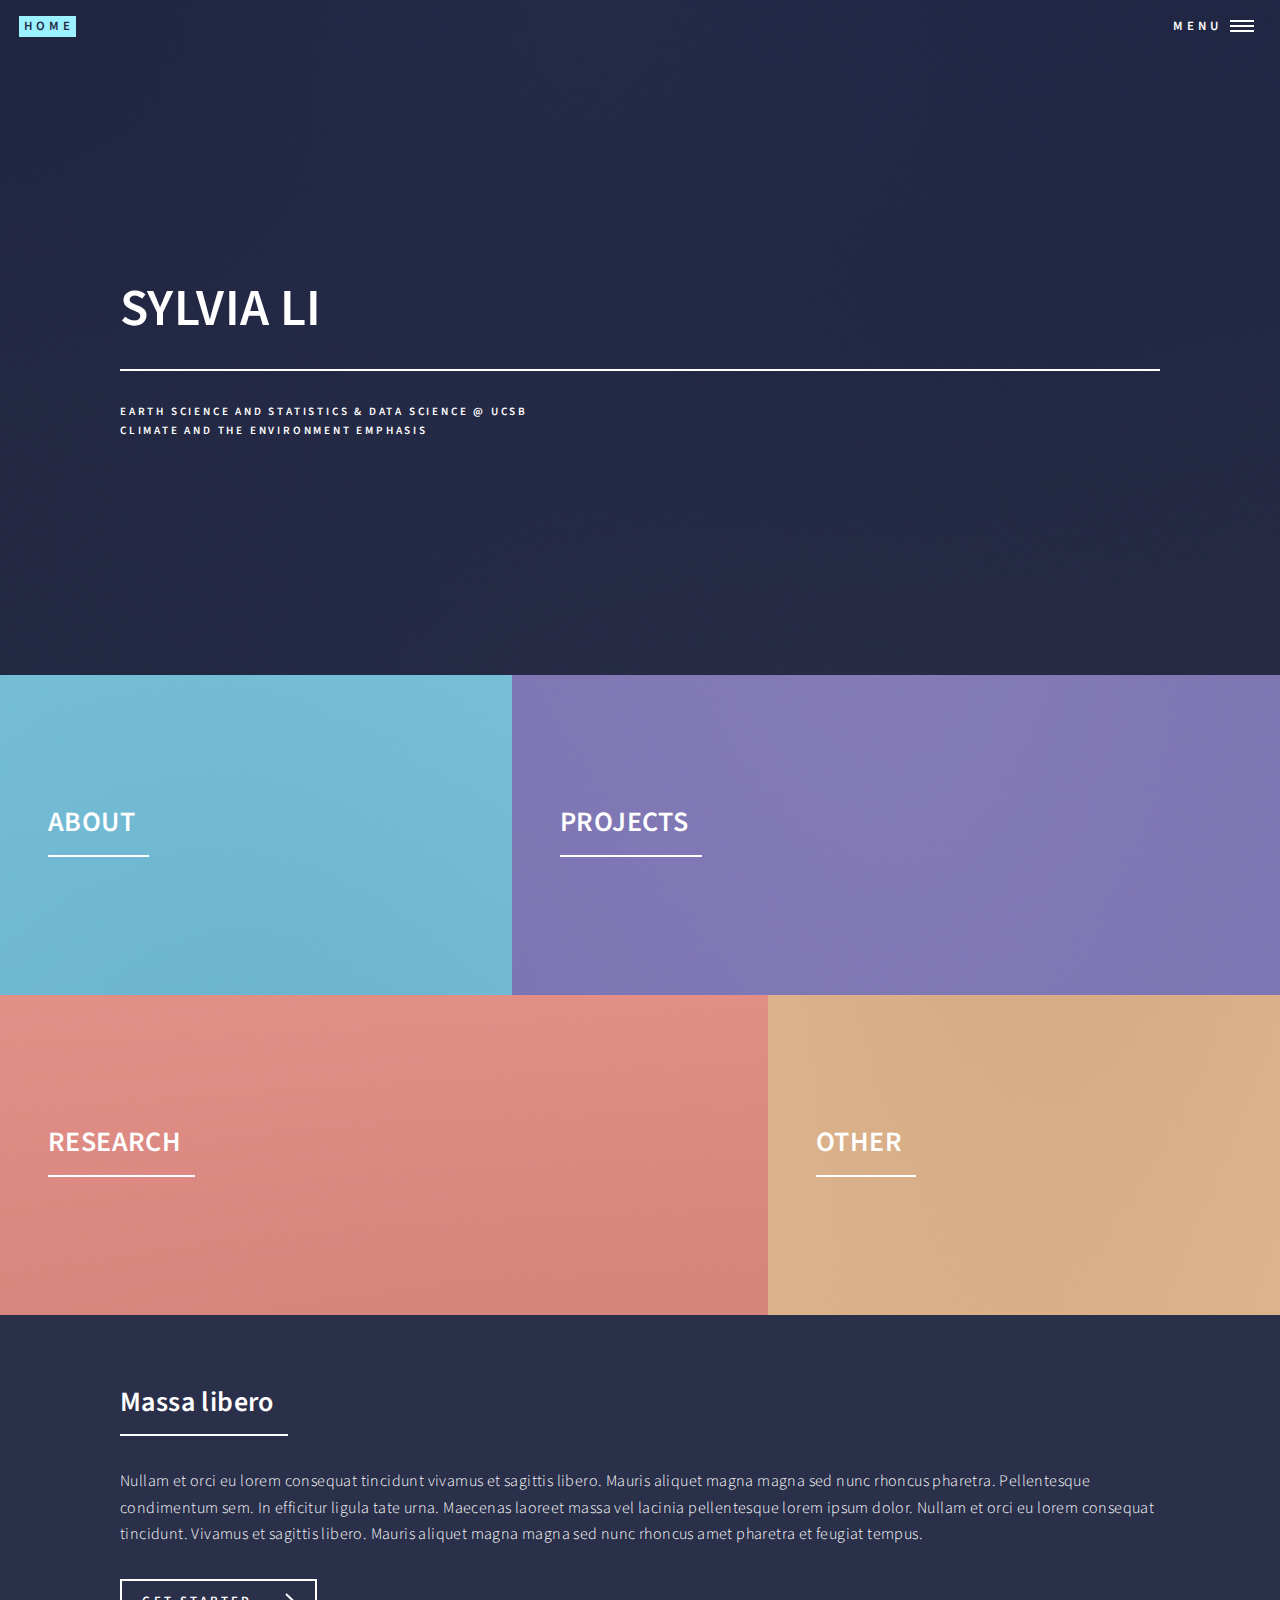
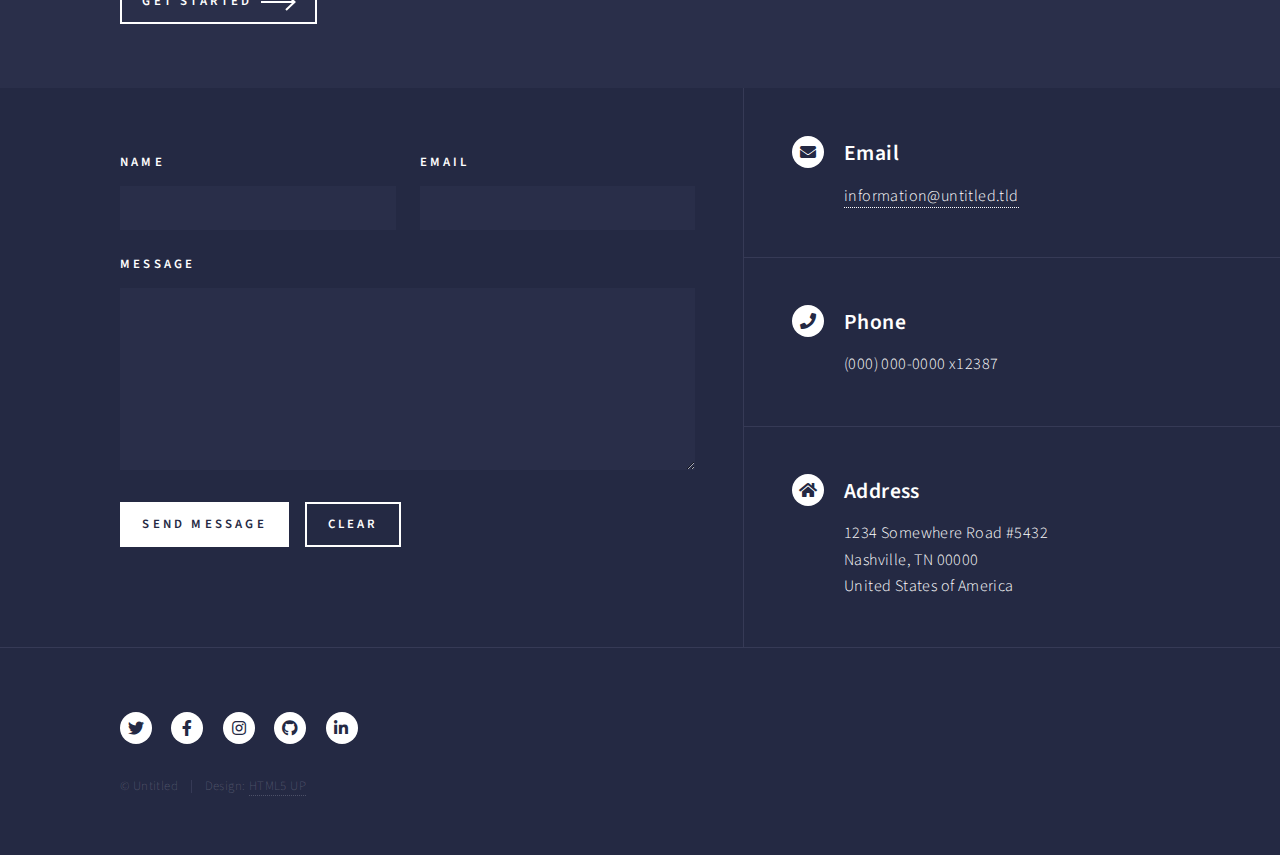
<file: index.html>
<!DOCTYPE HTML>
<!--
	Forty by HTML5 UP
	html5up.net | @ajlkn
	Free for personal and commercial use under the CCA 3.0 license (html5up.net/license)
-->
<html>
	<head>
		<title>SYLVIA LI</title>
		<meta charset="utf-8" />
		<meta name="viewport" content="width=device-width, initial-scale=1, user-scalable=no" />
		<link rel="stylesheet" href="assets/css/main.css" />
		<noscript><link rel="stylesheet" href="assets/css/noscript.css" /></noscript>
	</head>
	<body class="is-preload">

		<!-- Wrapper -->
			<div id="wrapper">

				<!-- Header -->
					<header id="header" class="alt">
						<a href="index.html" class="logo"><strong>HOME</strong></a>
						<nav>
							<a href="#menu">Menu</a>
						</nav>
					</header>

				<!-- Menu -->
					<nav id="menu">
						<ul class="links">
							<li><a href="index.html">Home</a></li>
							<li><a href="landing.html">Landing</a></li>
							<li><a href="generic.html">Generic</a></li>
							<li><a href="elements.html">Elements</a></li>
						</ul>
					</nav>

				<!-- Banner -->
					<section id="banner" class="major">
						<div class="inner">
							<header class="major">
								<h1>SYLVIA LI</h1>
							</header>
							<div class="content">
								<p>Earth Science and Statistics & Data Science @ UCSB <br />
								Climate and the Environment Emphasis</p>
							</div>
						</div>
					</section>

				<!-- Main -->
					<div id="main">

						<!-- One -->
							<section id="one" class="tiles">
								<article>
									<span class="image">
										<img src="images/pic01.jpg" alt="" />
									</span>
									<header class="major">
										<h3><a href="landing.html" class="link">ABOUT</a></h3>
									</header>
								</article>
								<article>
									<span class="image">
										<img src="images/pic02.jpg" alt="" />
									</span>
									<header class="major">
										<h3><a href="landing.html" class="link">PROJECTS</a></h3>
									</header>
								</article>
								<article>
									<span class="image">
										<img src="images/pic03.jpg" alt="" />
									</span>
									<header class="major">
										<h3><a href="landing.html" class="link">RESEARCH</a></h3>
									</header>
								</article>
								<article>
									<span class="image">
										<img src="images/pic04.jpg" alt="" />
									</span>
									<header class="major">
										<h3><a href="landing.html" class="link">OTHER</a></h3>
									</header>
								</article>
							</section>

						<!-- Two -->
							<section id="two">
								<div class="inner">
									<header class="major">
										<h2>Massa libero</h2>
									</header>
									<p>Nullam et orci eu lorem consequat tincidunt vivamus et sagittis libero. Mauris aliquet magna magna sed nunc rhoncus pharetra. Pellentesque condimentum sem. In efficitur ligula tate urna. Maecenas laoreet massa vel lacinia pellentesque lorem ipsum dolor. Nullam et orci eu lorem consequat tincidunt. Vivamus et sagittis libero. Mauris aliquet magna magna sed nunc rhoncus amet pharetra et feugiat tempus.</p>
									<ul class="actions">
										<li><a href="landing.html" class="button next">Get Started</a></li>
									</ul>
								</div>
							</section>

					</div>

				<!-- Contact -->
					<section id="contact">
						<div class="inner">
							<section>
								<form method="post" action="#">
									<div class="fields">
										<div class="field half">
											<label for="name">Name</label>
											<input type="text" name="name" id="name" />
										</div>
										<div class="field half">
											<label for="email">Email</label>
											<input type="text" name="email" id="email" />
										</div>
										<div class="field">
											<label for="message">Message</label>
											<textarea name="message" id="message" rows="6"></textarea>
										</div>
									</div>
									<ul class="actions">
										<li><input type="submit" value="Send Message" class="primary" /></li>
										<li><input type="reset" value="Clear" /></li>
									</ul>
								</form>
							</section>
							<section class="split">
								<section>
									<div class="contact-method">
										<span class="icon solid alt fa-envelope"></span>
										<h3>Email</h3>
										<a href="#">information@untitled.tld</a>
									</div>
								</section>
								<section>
									<div class="contact-method">
										<span class="icon solid alt fa-phone"></span>
										<h3>Phone</h3>
										<span>(000) 000-0000 x12387</span>
									</div>
								</section>
								<section>
									<div class="contact-method">
										<span class="icon solid alt fa-home"></span>
										<h3>Address</h3>
										<span>1234 Somewhere Road #5432<br />
										Nashville, TN 00000<br />
										United States of America</span>
									</div>
								</section>
							</section>
						</div>
					</section>

				<!-- Footer -->
					<footer id="footer">
						<div class="inner">
							<ul class="icons">
								<li><a href="#" class="icon brands alt fa-twitter"><span class="label">Twitter</span></a></li>
								<li><a href="#" class="icon brands alt fa-facebook-f"><span class="label">Facebook</span></a></li>
								<li><a href="#" class="icon brands alt fa-instagram"><span class="label">Instagram</span></a></li>
								<li><a href="#" class="icon brands alt fa-github"><span class="label">GitHub</span></a></li>
								<li><a href="#" class="icon brands alt fa-linkedin-in"><span class="label">LinkedIn</span></a></li>
							</ul>
							<ul class="copyright">
								<li>&copy; Untitled</li><li>Design: <a href="https://html5up.net">HTML5 UP</a></li>
							</ul>
						</div>
					</footer>

			</div>

		<!-- Scripts -->
			<script src="assets/js/jquery.min.js"></script>
			<script src="assets/js/jquery.scrolly.min.js"></script>
			<script src="assets/js/jquery.scrollex.min.js"></script>
			<script src="assets/js/browser.min.js"></script>
			<script src="assets/js/breakpoints.min.js"></script>
			<script src="assets/js/util.js"></script>
			<script src="assets/js/main.js"></script>

	</body>
</html>
</file>
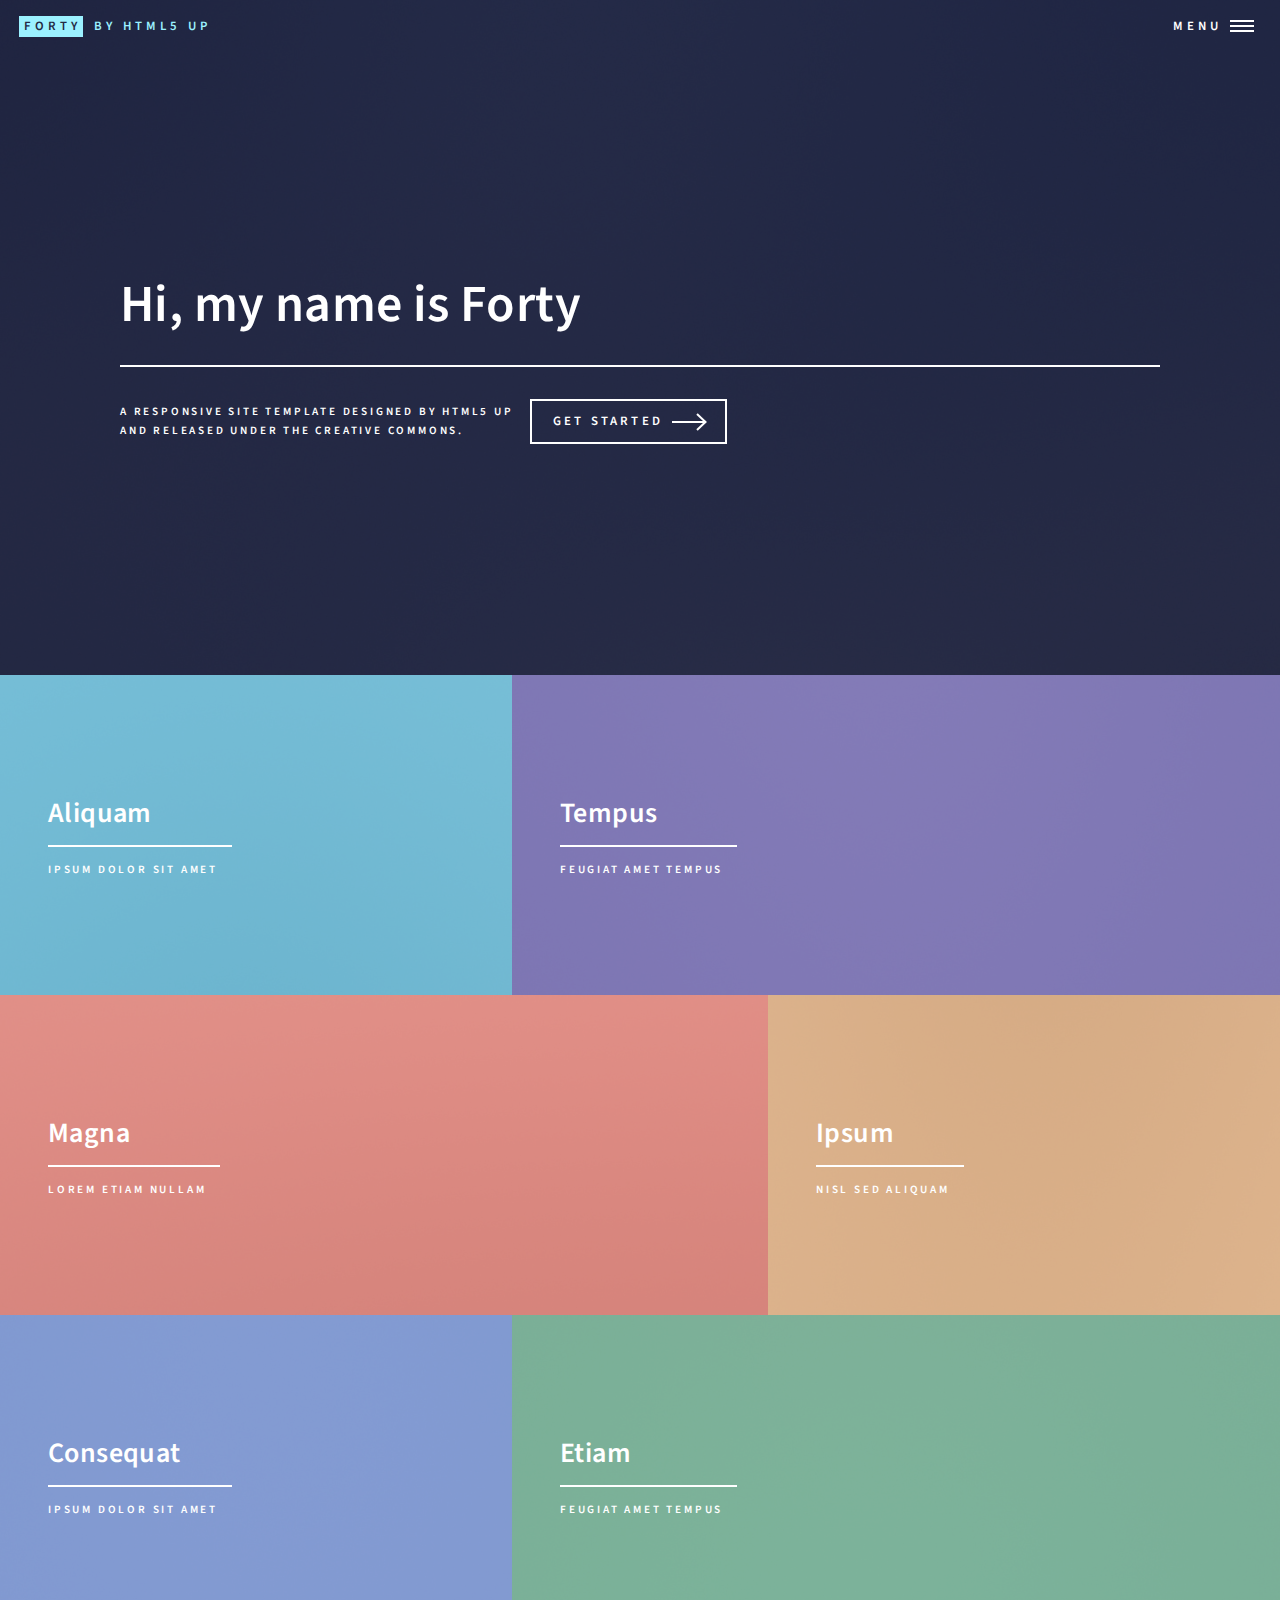
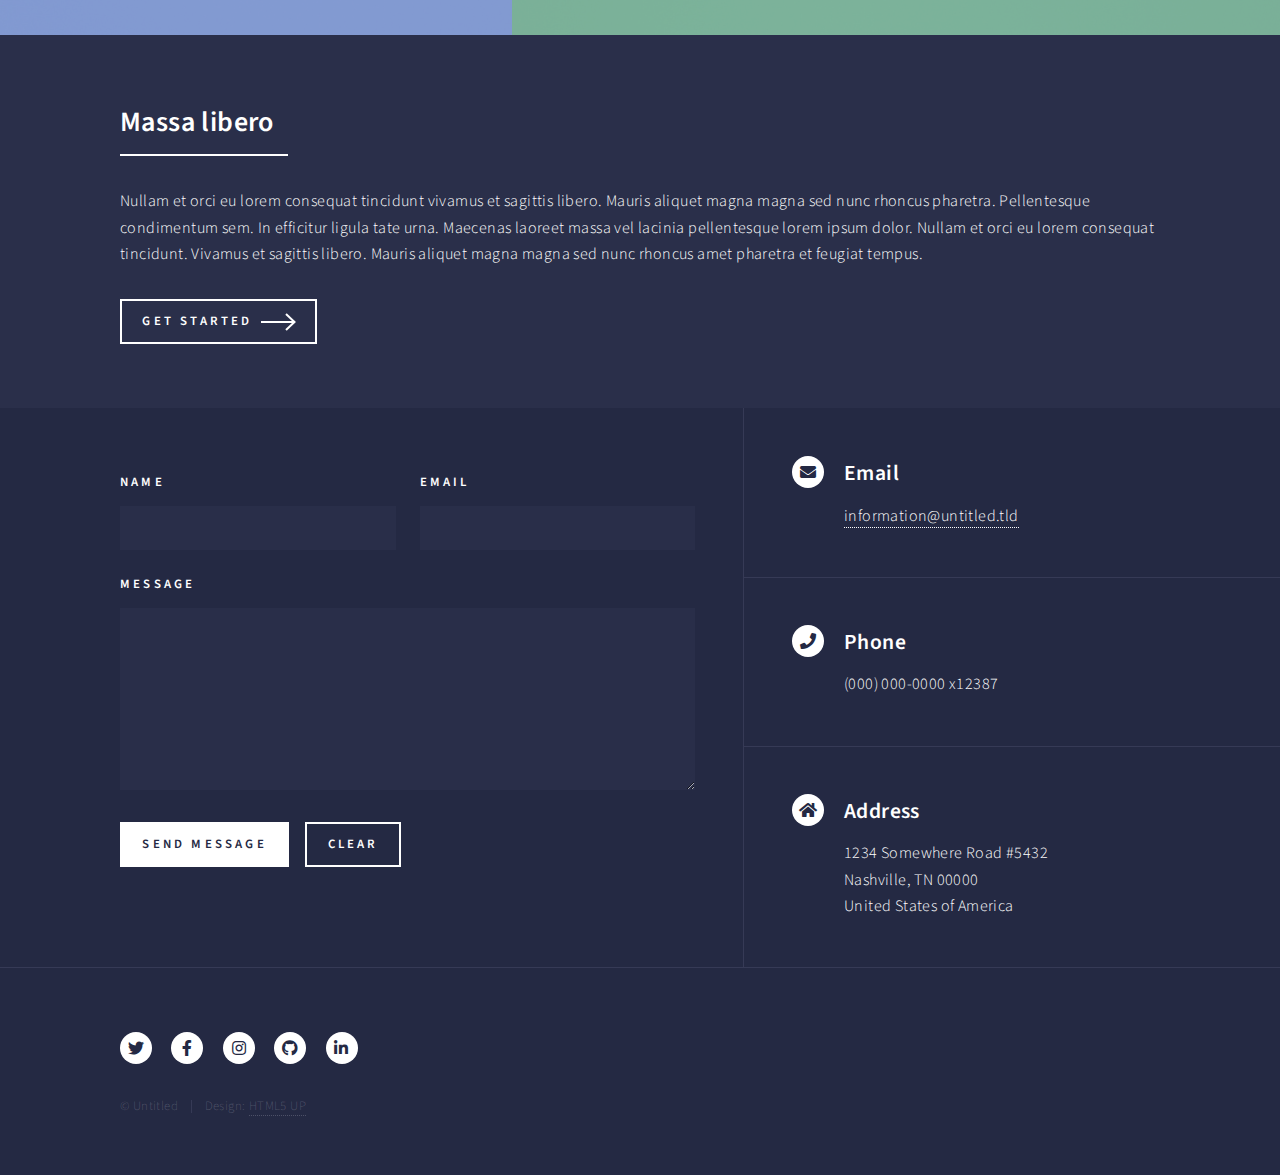
<file: html5up-forty/index.html>
<!DOCTYPE HTML>
<!--
	Forty by HTML5 UP
	html5up.net | @ajlkn
	Free for personal and commercial use under the CCA 3.0 license (html5up.net/license)
-->
<html>
	<head>
		<title>Forty by HTML5 UP</title>
		<meta charset="utf-8" />
		<meta name="viewport" content="width=device-width, initial-scale=1, user-scalable=no" />
		<link rel="stylesheet" href="assets/css/main.css" />
		<noscript><link rel="stylesheet" href="assets/css/noscript.css" /></noscript>
	</head>
	<body class="is-preload">

		<!-- Wrapper -->
			<div id="wrapper">

				<!-- Header -->
					<header id="header" class="alt">
						<a href="index.html" class="logo"><strong>Forty</strong> <span>by HTML5 UP</span></a>
						<nav>
							<a href="#menu">Menu</a>
						</nav>
					</header>

				<!-- Menu -->
					<nav id="menu">
						<ul class="links">
							<li><a href="index.html">Home</a></li>
							<li><a href="landing.html">Landing</a></li>
							<li><a href="generic.html">Generic</a></li>
							<li><a href="elements.html">Elements</a></li>
						</ul>
						<ul class="actions stacked">
							<li><a href="#" class="button primary fit">Get Started</a></li>
							<li><a href="#" class="button fit">Log In</a></li>
						</ul>
					</nav>

				<!-- Banner -->
					<section id="banner" class="major">
						<div class="inner">
							<header class="major">
								<h1>Hi, my name is Forty</h1>
							</header>
							<div class="content">
								<p>A responsive site template designed by HTML5 UP<br />
								and released under the Creative Commons.</p>
								<ul class="actions">
									<li><a href="#one" class="button next scrolly">Get Started</a></li>
								</ul>
							</div>
						</div>
					</section>

				<!-- Main -->
					<div id="main">

						<!-- One -->
							<section id="one" class="tiles">
								<article>
									<span class="image">
										<img src="images/pic01.jpg" alt="" />
									</span>
									<header class="major">
										<h3><a href="landing.html" class="link">Aliquam</a></h3>
										<p>Ipsum dolor sit amet</p>
									</header>
								</article>
								<article>
									<span class="image">
										<img src="images/pic02.jpg" alt="" />
									</span>
									<header class="major">
										<h3><a href="landing.html" class="link">Tempus</a></h3>
										<p>feugiat amet tempus</p>
									</header>
								</article>
								<article>
									<span class="image">
										<img src="images/pic03.jpg" alt="" />
									</span>
									<header class="major">
										<h3><a href="landing.html" class="link">Magna</a></h3>
										<p>Lorem etiam nullam</p>
									</header>
								</article>
								<article>
									<span class="image">
										<img src="images/pic04.jpg" alt="" />
									</span>
									<header class="major">
										<h3><a href="landing.html" class="link">Ipsum</a></h3>
										<p>Nisl sed aliquam</p>
									</header>
								</article>
								<article>
									<span class="image">
										<img src="images/pic05.jpg" alt="" />
									</span>
									<header class="major">
										<h3><a href="landing.html" class="link">Consequat</a></h3>
										<p>Ipsum dolor sit amet</p>
									</header>
								</article>
								<article>
									<span class="image">
										<img src="images/pic06.jpg" alt="" />
									</span>
									<header class="major">
										<h3><a href="landing.html" class="link">Etiam</a></h3>
										<p>Feugiat amet tempus</p>
									</header>
								</article>
							</section>

						<!-- Two -->
							<section id="two">
								<div class="inner">
									<header class="major">
										<h2>Massa libero</h2>
									</header>
									<p>Nullam et orci eu lorem consequat tincidunt vivamus et sagittis libero. Mauris aliquet magna magna sed nunc rhoncus pharetra. Pellentesque condimentum sem. In efficitur ligula tate urna. Maecenas laoreet massa vel lacinia pellentesque lorem ipsum dolor. Nullam et orci eu lorem consequat tincidunt. Vivamus et sagittis libero. Mauris aliquet magna magna sed nunc rhoncus amet pharetra et feugiat tempus.</p>
									<ul class="actions">
										<li><a href="landing.html" class="button next">Get Started</a></li>
									</ul>
								</div>
							</section>

					</div>

				<!-- Contact -->
					<section id="contact">
						<div class="inner">
							<section>
								<form method="post" action="#">
									<div class="fields">
										<div class="field half">
											<label for="name">Name</label>
											<input type="text" name="name" id="name" />
										</div>
										<div class="field half">
											<label for="email">Email</label>
											<input type="text" name="email" id="email" />
										</div>
										<div class="field">
											<label for="message">Message</label>
											<textarea name="message" id="message" rows="6"></textarea>
										</div>
									</div>
									<ul class="actions">
										<li><input type="submit" value="Send Message" class="primary" /></li>
										<li><input type="reset" value="Clear" /></li>
									</ul>
								</form>
							</section>
							<section class="split">
								<section>
									<div class="contact-method">
										<span class="icon solid alt fa-envelope"></span>
										<h3>Email</h3>
										<a href="#">information@untitled.tld</a>
									</div>
								</section>
								<section>
									<div class="contact-method">
										<span class="icon solid alt fa-phone"></span>
										<h3>Phone</h3>
										<span>(000) 000-0000 x12387</span>
									</div>
								</section>
								<section>
									<div class="contact-method">
										<span class="icon solid alt fa-home"></span>
										<h3>Address</h3>
										<span>1234 Somewhere Road #5432<br />
										Nashville, TN 00000<br />
										United States of America</span>
									</div>
								</section>
							</section>
						</div>
					</section>

				<!-- Footer -->
					<footer id="footer">
						<div class="inner">
							<ul class="icons">
								<li><a href="#" class="icon brands alt fa-twitter"><span class="label">Twitter</span></a></li>
								<li><a href="#" class="icon brands alt fa-facebook-f"><span class="label">Facebook</span></a></li>
								<li><a href="#" class="icon brands alt fa-instagram"><span class="label">Instagram</span></a></li>
								<li><a href="#" class="icon brands alt fa-github"><span class="label">GitHub</span></a></li>
								<li><a href="#" class="icon brands alt fa-linkedin-in"><span class="label">LinkedIn</span></a></li>
							</ul>
							<ul class="copyright">
								<li>&copy; Untitled</li><li>Design: <a href="https://html5up.net">HTML5 UP</a></li>
							</ul>
						</div>
					</footer>

			</div>

		<!-- Scripts -->
			<script src="assets/js/jquery.min.js"></script>
			<script src="assets/js/jquery.scrolly.min.js"></script>
			<script src="assets/js/jquery.scrollex.min.js"></script>
			<script src="assets/js/browser.min.js"></script>
			<script src="assets/js/breakpoints.min.js"></script>
			<script src="assets/js/util.js"></script>
			<script src="assets/js/main.js"></script>

	</body>
</html>
</file>
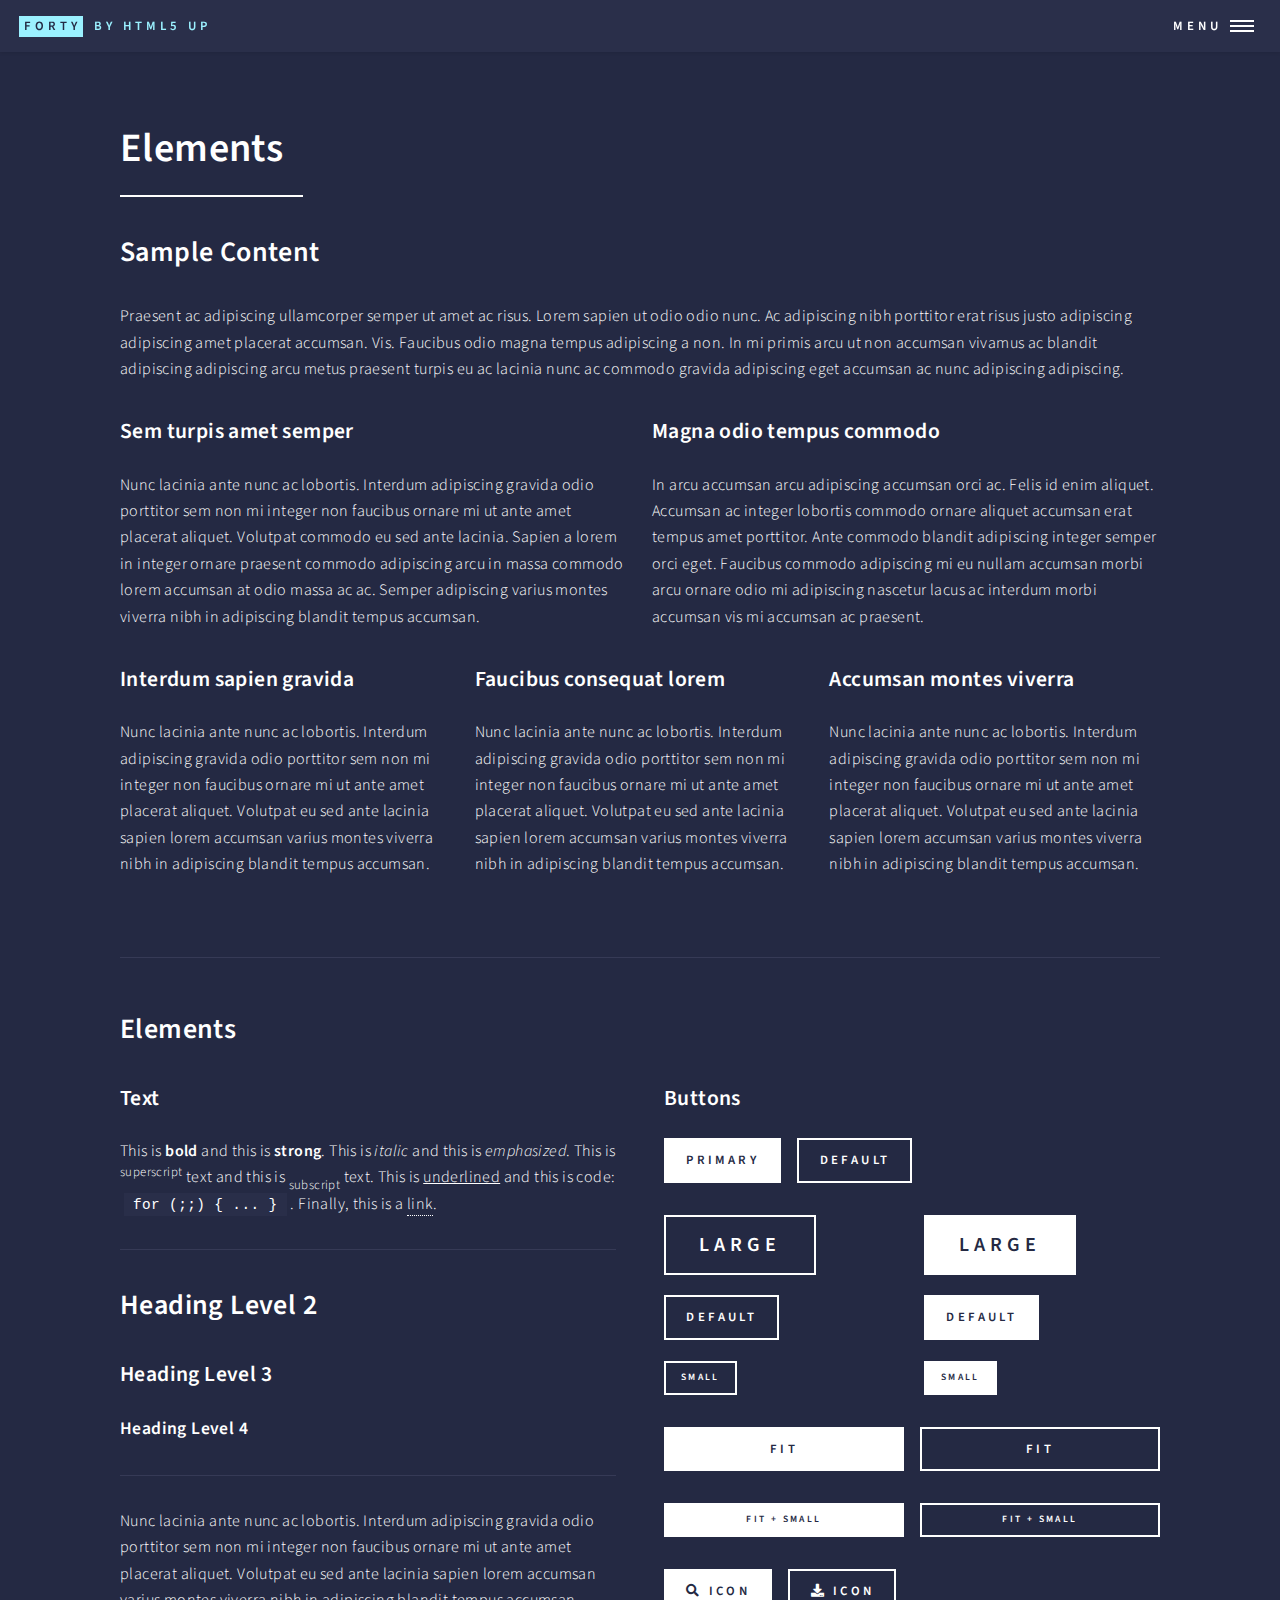
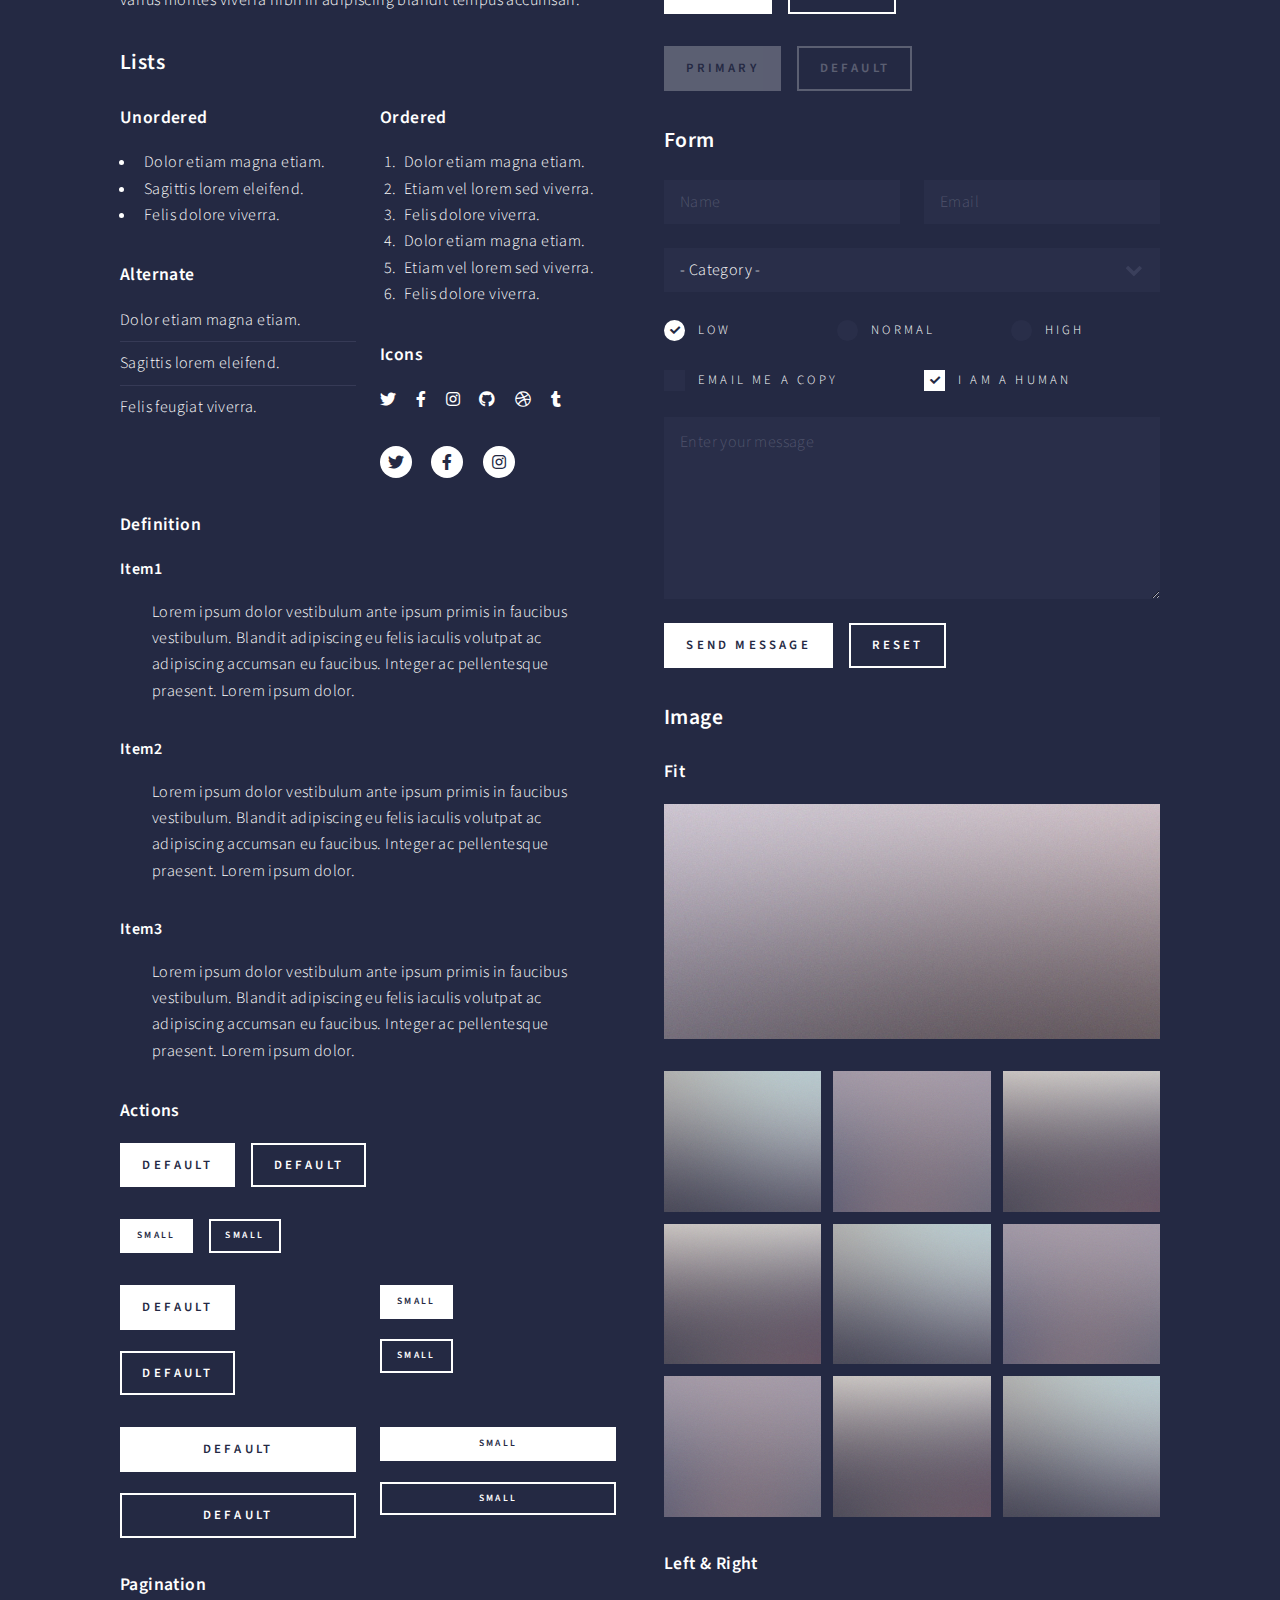
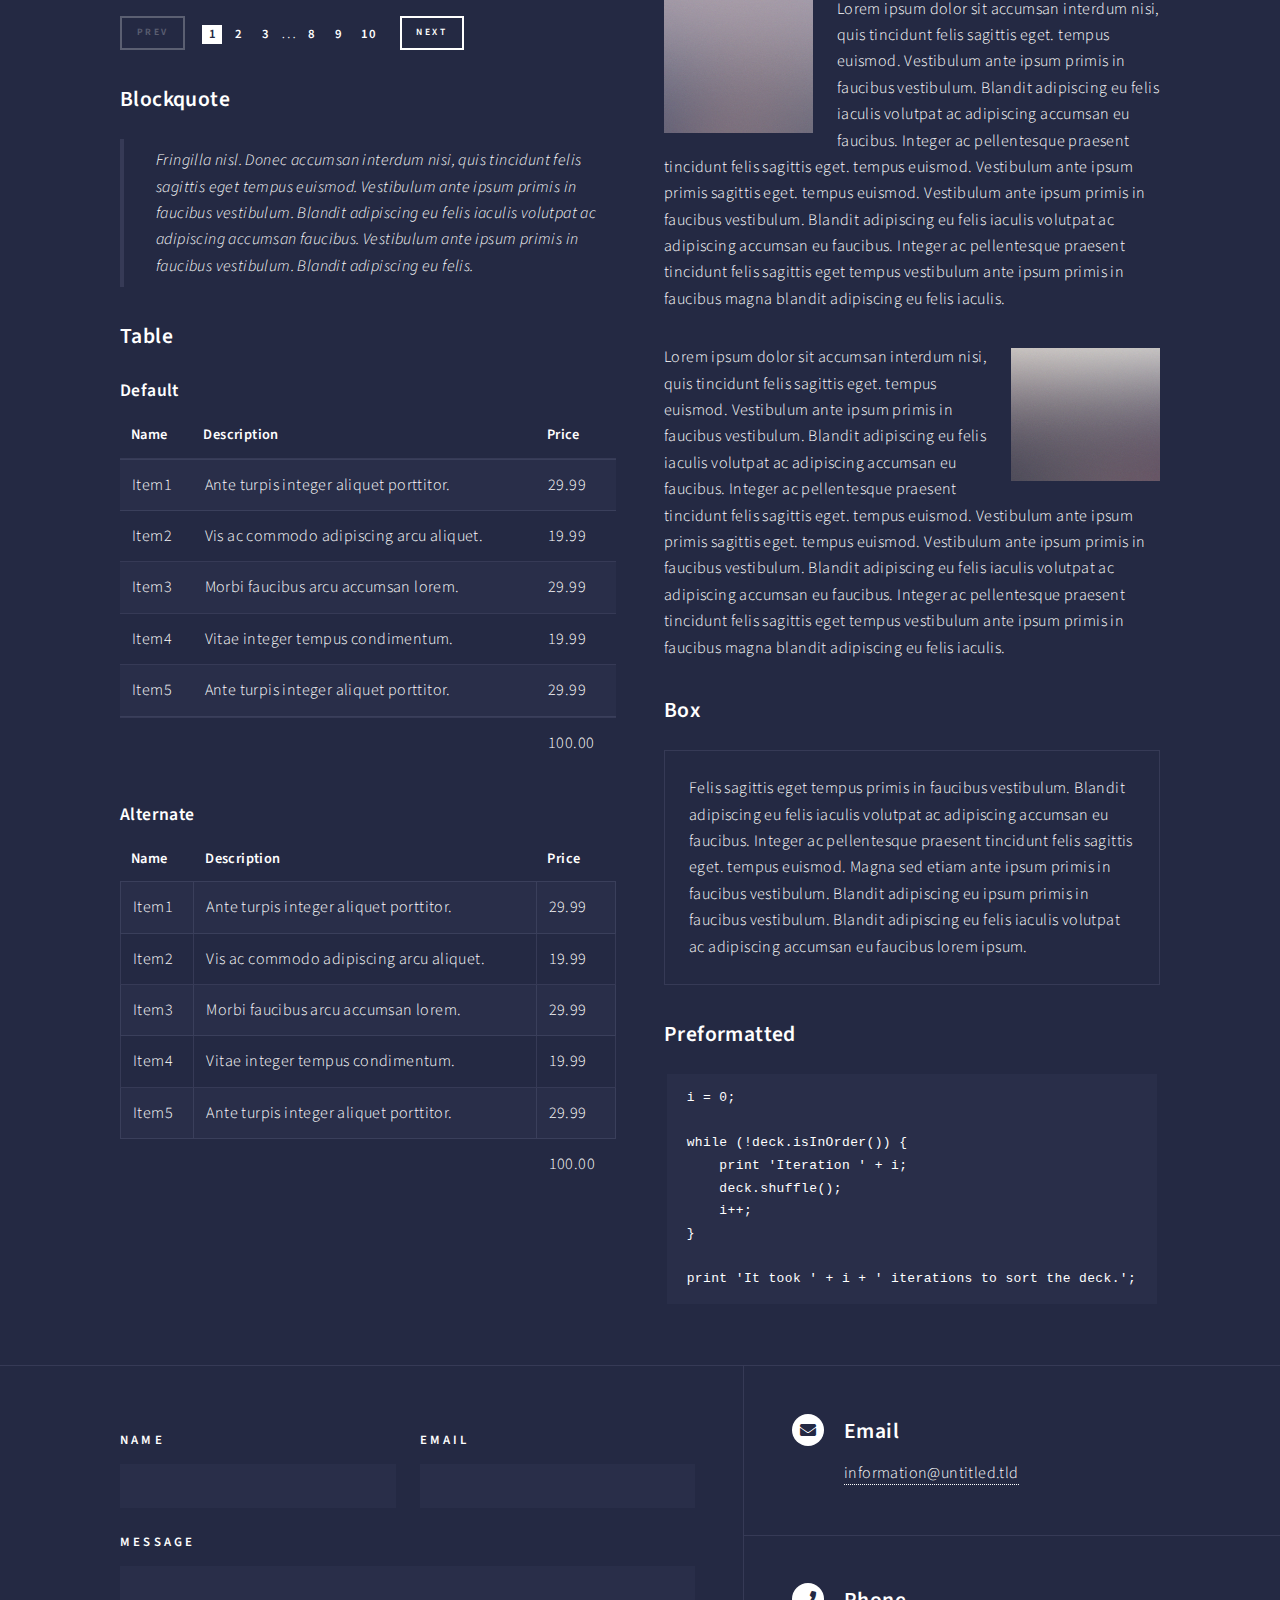
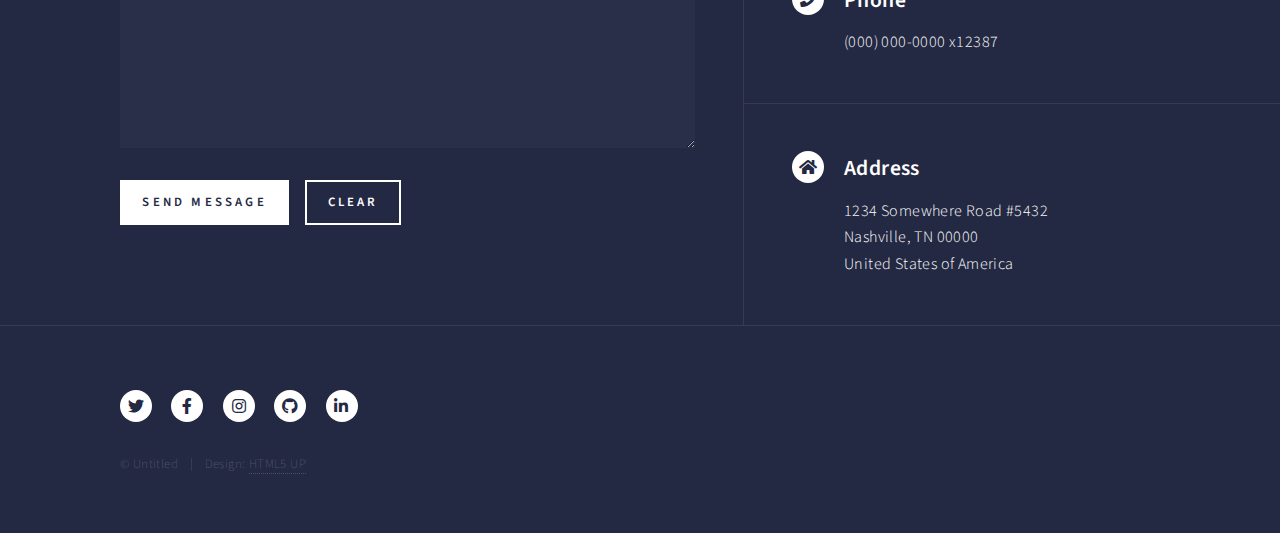
<file: elements.html>
<!DOCTYPE HTML>
<!--
	Forty by HTML5 UP
	html5up.net | @ajlkn
	Free for personal and commercial use under the CCA 3.0 license (html5up.net/license)
-->
<html>
	<head>
		<title>Elements - Forty by HTML5 UP</title>
		<meta charset="utf-8" />
		<meta name="viewport" content="width=device-width, initial-scale=1, user-scalable=no" />
		<link rel="stylesheet" href="assets/css/main.css" />
		<noscript><link rel="stylesheet" href="assets/css/noscript.css" /></noscript>
	</head>
	<body class="is-preload">

		<!-- Wrapper -->
			<div id="wrapper">

				<!-- Header -->
					<header id="header">
						<a href="index.html" class="logo"><strong>Forty</strong> <span>by HTML5 UP</span></a>
						<nav>
							<a href="#menu">Menu</a>
						</nav>
					</header>

				<!-- Menu -->
					<nav id="menu">
						<ul class="links">
							<li><a href="index.html">Home</a></li>
							<li><a href="landing.html">Landing</a></li>
							<li><a href="generic.html">Generic</a></li>
							<li><a href="elements.html">Elements</a></li>
						</ul>
						<ul class="actions stacked">
							<li><a href="#" class="button primary fit">Get Started</a></li>
							<li><a href="#" class="button fit">Log In</a></li>
						</ul>
					</nav>

				<!-- Main -->
					<div id="main" class="alt">

						<!-- One -->
							<section id="one">
								<div class="inner">
									<header class="major">
										<h1>Elements</h1>
									</header>

									<!-- Content -->
										<h2 id="content">Sample Content</h2>
										<p>Praesent ac adipiscing ullamcorper semper ut amet ac risus. Lorem sapien ut odio odio nunc. Ac adipiscing nibh porttitor erat risus justo adipiscing adipiscing amet placerat accumsan. Vis. Faucibus odio magna tempus adipiscing a non. In mi primis arcu ut non accumsan vivamus ac blandit adipiscing adipiscing arcu metus praesent turpis eu ac lacinia nunc ac commodo gravida adipiscing eget accumsan ac nunc adipiscing adipiscing.</p>
										<div class="row">
											<div class="col-6 col-12-small">
												<h3>Sem turpis amet semper</h3>
												<p>Nunc lacinia ante nunc ac lobortis. Interdum adipiscing gravida odio porttitor sem non mi integer non faucibus ornare mi ut ante amet placerat aliquet. Volutpat commodo eu sed ante lacinia. Sapien a lorem in integer ornare praesent commodo adipiscing arcu in massa commodo lorem accumsan at odio massa ac ac. Semper adipiscing varius montes viverra nibh in adipiscing blandit tempus accumsan.</p>
											</div>
											<div class="col-6 col-12-small">
												<h3>Magna odio tempus commodo</h3>
												<p>In arcu accumsan arcu adipiscing accumsan orci ac. Felis id enim aliquet. Accumsan ac integer lobortis commodo ornare aliquet accumsan erat tempus amet porttitor. Ante commodo blandit adipiscing integer semper orci eget. Faucibus commodo adipiscing mi eu nullam accumsan morbi arcu ornare odio mi adipiscing nascetur lacus ac interdum morbi accumsan vis mi accumsan ac praesent.</p>
											</div>
											<!-- Break -->
											<div class="col-4 col-12-medium">
												<h3>Interdum sapien gravida</h3>
												<p>Nunc lacinia ante nunc ac lobortis. Interdum adipiscing gravida odio porttitor sem non mi integer non faucibus ornare mi ut ante amet placerat aliquet. Volutpat eu sed ante lacinia sapien lorem accumsan varius montes viverra nibh in adipiscing blandit tempus accumsan.</p>
											</div>
											<div class="col-4 col-12-medium">
												<h3>Faucibus consequat lorem</h3>
												<p>Nunc lacinia ante nunc ac lobortis. Interdum adipiscing gravida odio porttitor sem non mi integer non faucibus ornare mi ut ante amet placerat aliquet. Volutpat eu sed ante lacinia sapien lorem accumsan varius montes viverra nibh in adipiscing blandit tempus accumsan.</p>
											</div>
											<div class="col-4 col-12-medium">
												<h3>Accumsan montes viverra</h3>
												<p>Nunc lacinia ante nunc ac lobortis. Interdum adipiscing gravida odio porttitor sem non mi integer non faucibus ornare mi ut ante amet placerat aliquet. Volutpat eu sed ante lacinia sapien lorem accumsan varius montes viverra nibh in adipiscing blandit tempus accumsan.</p>
											</div>
										</div>

									<hr class="major" />

									<!-- Elements -->
										<h2 id="elements">Elements</h2>
										<div class="row gtr-200">
											<div class="col-6 col-12-medium">

												<!-- Text stuff -->
													<h3>Text</h3>
													<p>This is <b>bold</b> and this is <strong>strong</strong>. This is <i>italic</i> and this is <em>emphasized</em>.
													This is <sup>superscript</sup> text and this is <sub>subscript</sub> text.
													This is <u>underlined</u> and this is code: <code>for (;;) { ... }</code>.
													Finally, this is a <a href="#">link</a>.</p>
													<hr />
													<h2>Heading Level 2</h2>
													<h3>Heading Level 3</h3>
													<h4>Heading Level 4</h4>
													<hr />
													<p>Nunc lacinia ante nunc ac lobortis. Interdum adipiscing gravida odio porttitor sem non mi integer non faucibus ornare mi ut ante amet placerat aliquet. Volutpat eu sed ante lacinia sapien lorem accumsan varius montes viverra nibh in adipiscing blandit tempus accumsan.</p>

												<!-- Lists -->
													<h3>Lists</h3>
													<div class="row">
														<div class="col-6 col-12-small">

															<h4>Unordered</h4>
															<ul>
																<li>Dolor etiam magna etiam.</li>
																<li>Sagittis lorem eleifend.</li>
																<li>Felis dolore viverra.</li>
															</ul>

															<h4>Alternate</h4>
															<ul class="alt">
																<li>Dolor etiam magna etiam.</li>
																<li>Sagittis lorem eleifend.</li>
																<li>Felis feugiat viverra.</li>
															</ul>

														</div>
														<div class="col-6 col-12-small">

															<h4>Ordered</h4>
															<ol>
																<li>Dolor etiam magna etiam.</li>
																<li>Etiam vel lorem sed viverra.</li>
																<li>Felis dolore viverra.</li>
																<li>Dolor etiam magna etiam.</li>
																<li>Etiam vel lorem sed viverra.</li>
																<li>Felis dolore viverra.</li>
															</ol>

															<h4>Icons</h4>
															<ul class="icons">
																<li><a href="#" class="icon brands fa-twitter"><span class="label">Twitter</span></a></li>
																<li><a href="#" class="icon brands fa-facebook-f"><span class="label">Facebook</span></a></li>
																<li><a href="#" class="icon brands fa-instagram"><span class="label">Instagram</span></a></li>
																<li><a href="#" class="icon brands fa-github"><span class="label">Github</span></a></li>
																<li><a href="#" class="icon brands fa-dribbble"><span class="label">Dribbble</span></a></li>
																<li><a href="#" class="icon brands fa-tumblr"><span class="label">Tumblr</span></a></li>
															</ul>
															<ul class="icons">
																<li><a href="#" class="icon brands alt fa-twitter"><span class="label">Twitter</span></a></li>
																<li><a href="#" class="icon brands alt fa-facebook-f"><span class="label">Facebook</span></a></li>
																<li><a href="#" class="icon brands alt fa-instagram"><span class="label">Instagram</span></a></li>
															</ul>

														</div>
													</div>
													<h4>Definition</h4>
													<dl>
														<dt>Item1</dt>
														<dd>
															<p>Lorem ipsum dolor vestibulum ante ipsum primis in faucibus vestibulum. Blandit adipiscing eu felis iaculis volutpat ac adipiscing accumsan eu faucibus. Integer ac pellentesque praesent. Lorem ipsum dolor.</p>
														</dd>
														<dt>Item2</dt>
														<dd>
															<p>Lorem ipsum dolor vestibulum ante ipsum primis in faucibus vestibulum. Blandit adipiscing eu felis iaculis volutpat ac adipiscing accumsan eu faucibus. Integer ac pellentesque praesent. Lorem ipsum dolor.</p>
														</dd>
														<dt>Item3</dt>
														<dd>
															<p>Lorem ipsum dolor vestibulum ante ipsum primis in faucibus vestibulum. Blandit adipiscing eu felis iaculis volutpat ac adipiscing accumsan eu faucibus. Integer ac pellentesque praesent. Lorem ipsum dolor.</p>
														</dd>
													</dl>

													<h4>Actions</h4>
													<ul class="actions">
														<li><a href="#" class="button primary">Default</a></li>
														<li><a href="#" class="button">Default</a></li>
													</ul>
													<ul class="actions small">
														<li><a href="#" class="button primary small">Small</a></li>
														<li><a href="#" class="button small">Small</a></li>
													</ul>
													<div class="row">
														<div class="col-6 col-12-small">
															<ul class="actions stacked">
																<li><a href="#" class="button primary">Default</a></li>
																<li><a href="#" class="button">Default</a></li>
															</ul>
														</div>
														<div class="col-6 col-12-small">
															<ul class="actions stacked">
																<li><a href="#" class="button primary small">Small</a></li>
																<li><a href="#" class="button small">Small</a></li>
															</ul>
														</div>
														<div class="col-6 col-12-small">
															<ul class="actions stacked">
																<li><a href="#" class="button primary fit">Default</a></li>
																<li><a href="#" class="button fit">Default</a></li>
															</ul>
														</div>
														<div class="col-6 col-12-small">
															<ul class="actions stacked">
																<li><a href="#" class="button primary small fit">Small</a></li>
																<li><a href="#" class="button small fit">Small</a></li>
															</ul>
														</div>
													</div>

													<h4>Pagination</h4>
													<ul class="pagination">
														<li><span class="button small disabled">Prev</span></li>
														<li><a href="#" class="page active">1</a></li>
														<li><a href="#" class="page">2</a></li>
														<li><a href="#" class="page">3</a></li>
														<li><span>&hellip;</span></li>
														<li><a href="#" class="page">8</a></li>
														<li><a href="#" class="page">9</a></li>
														<li><a href="#" class="page">10</a></li>
														<li><a href="#" class="button small">Next</a></li>
													</ul>

												<!-- Blockquote -->
													<h3>Blockquote</h3>
													<blockquote>Fringilla nisl. Donec accumsan interdum nisi, quis tincidunt felis sagittis eget tempus euismod. Vestibulum ante ipsum primis in faucibus vestibulum. Blandit adipiscing eu felis iaculis volutpat ac adipiscing accumsan faucibus. Vestibulum ante ipsum primis in faucibus vestibulum. Blandit adipiscing eu felis.</blockquote>

												<!-- Table -->
													<h3>Table</h3>

													<h4>Default</h4>
													<div class="table-wrapper">
														<table>
															<thead>
																<tr>
																	<th>Name</th>
																	<th>Description</th>
																	<th>Price</th>
																</tr>
															</thead>
															<tbody>
																<tr>
																	<td>Item1</td>
																	<td>Ante turpis integer aliquet porttitor.</td>
																	<td>29.99</td>
																</tr>
																<tr>
																	<td>Item2</td>
																	<td>Vis ac commodo adipiscing arcu aliquet.</td>
																	<td>19.99</td>
																</tr>
																<tr>
																	<td>Item3</td>
																	<td> Morbi faucibus arcu accumsan lorem.</td>
																	<td>29.99</td>
																</tr>
																<tr>
																	<td>Item4</td>
																	<td>Vitae integer tempus condimentum.</td>
																	<td>19.99</td>
																</tr>
																<tr>
																	<td>Item5</td>
																	<td>Ante turpis integer aliquet porttitor.</td>
																	<td>29.99</td>
																</tr>
															</tbody>
															<tfoot>
																<tr>
																	<td colspan="2"></td>
																	<td>100.00</td>
																</tr>
															</tfoot>
														</table>
													</div>

													<h4>Alternate</h4>
													<div class="table-wrapper">
														<table class="alt">
															<thead>
																<tr>
																	<th>Name</th>
																	<th>Description</th>
																	<th>Price</th>
																</tr>
															</thead>
															<tbody>
																<tr>
																	<td>Item1</td>
																	<td>Ante turpis integer aliquet porttitor.</td>
																	<td>29.99</td>
																</tr>
																<tr>
																	<td>Item2</td>
																	<td>Vis ac commodo adipiscing arcu aliquet.</td>
																	<td>19.99</td>
																</tr>
																<tr>
																	<td>Item3</td>
																	<td> Morbi faucibus arcu accumsan lorem.</td>
																	<td>29.99</td>
																</tr>
																<tr>
																	<td>Item4</td>
																	<td>Vitae integer tempus condimentum.</td>
																	<td>19.99</td>
																</tr>
																<tr>
																	<td>Item5</td>
																	<td>Ante turpis integer aliquet porttitor.</td>
																	<td>29.99</td>
																</tr>
															</tbody>
															<tfoot>
																<tr>
																	<td colspan="2"></td>
																	<td>100.00</td>
																</tr>
															</tfoot>
														</table>
													</div>

											</div>
											<div class="col-6 col-12-medium">

												<!-- Buttons -->
													<h3>Buttons</h3>
													<ul class="actions">
														<li><a href="#" class="button primary">Primary</a></li>
														<li><a href="#" class="button">Default</a></li>
													</ul>
													<div class="row">
														<div class="col-6 col-12-xsmall">
															<ul class="actions stacked">
																<li><a href="#" class="button large">Large</a></li>
																<li><a href="#" class="button">Default</a></li>
																<li><a href="#" class="button small">Small</a></li>
															</ul>
														</div>
														<div class="col-6 col-12-xsmall">
															<ul class="actions stacked">
																<li><a href="#" class="button primary large">Large</a></li>
																<li><a href="#" class="button primary">Default</a></li>
																<li><a href="#" class="button primary small">Small</a></li>
															</ul>
														</div>
													</div>
													<ul class="actions fit">
														<li><a href="#" class="button primary fit">Fit</a></li>
														<li><a href="#" class="button fit">Fit</a></li>
													</ul>
													<ul class="actions fit small">
														<li><a href="#" class="button primary fit small">Fit + Small</a></li>
														<li><a href="#" class="button fit small">Fit + Small</a></li>
													</ul>
													<ul class="actions">
														<li><a href="#" class="button primary icon solid fa-search">Icon</a></li>
														<li><a href="#" class="button icon solid fa-download">Icon</a></li>
													</ul>
													<ul class="actions">
														<li><span class="button primary disabled">Primary</span></li>
														<li><span class="button disabled">Default</span></li>
													</ul>

												<!-- Form -->
													<h3>Form</h3>

													<form method="post" action="#">
														<div class="row gtr-uniform">
															<div class="col-6 col-12-xsmall">
																<input type="text" name="demo-name" id="demo-name" value="" placeholder="Name" />
															</div>
															<div class="col-6 col-12-xsmall">
																<input type="email" name="demo-email" id="demo-email" value="" placeholder="Email" />
															</div>
															<!-- Break -->
															<div class="col-12">
																<select name="demo-category" id="demo-category">
																	<option value="">- Category -</option>
																	<option value="1">Manufacturing</option>
																	<option value="1">Shipping</option>
																	<option value="1">Administration</option>
																	<option value="1">Human Resources</option>
																</select>
															</div>
															<!-- Break -->
															<div class="col-4 col-12-small">
																<input type="radio" id="demo-priority-low" name="demo-priority" checked>
																<label for="demo-priority-low">Low</label>
															</div>
															<div class="col-4 col-12-small">
																<input type="radio" id="demo-priority-normal" name="demo-priority">
																<label for="demo-priority-normal">Normal</label>
															</div>
															<div class="col-4 col-12-small">
																<input type="radio" id="demo-priority-high" name="demo-priority">
																<label for="demo-priority-high">High</label>
															</div>
															<!-- Break -->
															<div class="col-6 col-12-small">
																<input type="checkbox" id="demo-copy" name="demo-copy">
																<label for="demo-copy">Email me a copy</label>
															</div>
															<div class="col-6 col-12-small">
																<input type="checkbox" id="demo-human" name="demo-human" checked>
																<label for="demo-human">I am a human</label>
															</div>
															<!-- Break -->
															<div class="col-12">
																<textarea name="demo-message" id="demo-message" placeholder="Enter your message" rows="6"></textarea>
															</div>
															<!-- Break -->
															<div class="col-12">
																<ul class="actions">
																	<li><input type="submit" value="Send Message" class="primary" /></li>
																	<li><input type="reset" value="Reset" /></li>
																</ul>
															</div>
														</div>
													</form>

												<!-- Image -->
													<h3>Image</h3>

													<h4>Fit</h4>
													<span class="image fit"><img src="images/pic03.jpg" alt="" /></span>
													<div class="box alt">
														<div class="row gtr-50 gtr-uniform">
															<div class="col-4"><span class="image fit"><img src="images/pic08.jpg" alt="" /></span></div>
															<div class="col-4"><span class="image fit"><img src="images/pic09.jpg" alt="" /></span></div>
															<div class="col-4"><span class="image fit"><img src="images/pic10.jpg" alt="" /></span></div>
															<!-- Break -->
															<div class="col-4"><span class="image fit"><img src="images/pic10.jpg" alt="" /></span></div>
															<div class="col-4"><span class="image fit"><img src="images/pic08.jpg" alt="" /></span></div>
															<div class="col-4"><span class="image fit"><img src="images/pic09.jpg" alt="" /></span></div>
															<!-- Break -->
															<div class="col-4"><span class="image fit"><img src="images/pic09.jpg" alt="" /></span></div>
															<div class="col-4"><span class="image fit"><img src="images/pic10.jpg" alt="" /></span></div>
															<div class="col-4"><span class="image fit"><img src="images/pic08.jpg" alt="" /></span></div>
														</div>
													</div>

													<h4>Left &amp; Right</h4>
													<p><span class="image left"><img src="images/pic09.jpg" alt="" /></span>Lorem ipsum dolor sit accumsan interdum nisi, quis tincidunt felis sagittis eget. tempus euismod. Vestibulum ante ipsum primis in faucibus vestibulum. Blandit adipiscing eu felis iaculis volutpat ac adipiscing accumsan eu faucibus. Integer ac pellentesque praesent tincidunt felis sagittis eget. tempus euismod. Vestibulum ante ipsum primis sagittis eget. tempus euismod. Vestibulum ante ipsum primis in faucibus vestibulum. Blandit adipiscing eu felis iaculis volutpat ac adipiscing accumsan eu faucibus. Integer ac pellentesque praesent tincidunt felis sagittis eget tempus vestibulum ante ipsum primis in faucibus magna blandit adipiscing eu felis iaculis.</p>
													<p><span class="image right"><img src="images/pic10.jpg" alt="" /></span>Lorem ipsum dolor sit accumsan interdum nisi, quis tincidunt felis sagittis eget. tempus euismod. Vestibulum ante ipsum primis in faucibus vestibulum. Blandit adipiscing eu felis iaculis volutpat ac adipiscing accumsan eu faucibus. Integer ac pellentesque praesent tincidunt felis sagittis eget. tempus euismod. Vestibulum ante ipsum primis sagittis eget. tempus euismod. Vestibulum ante ipsum primis in faucibus vestibulum. Blandit adipiscing eu felis iaculis volutpat ac adipiscing accumsan eu faucibus. Integer ac pellentesque praesent tincidunt felis sagittis eget tempus vestibulum ante ipsum primis in faucibus magna blandit adipiscing eu felis iaculis.</p>

												<!-- Box -->
													<h3>Box</h3>
													<div class="box">
														<p>Felis sagittis eget tempus primis in faucibus vestibulum. Blandit adipiscing eu felis iaculis volutpat ac adipiscing accumsan eu faucibus. Integer ac pellentesque praesent tincidunt felis sagittis eget. tempus euismod. Magna sed etiam ante ipsum primis in faucibus vestibulum. Blandit adipiscing eu ipsum primis in faucibus vestibulum. Blandit adipiscing eu felis iaculis volutpat ac adipiscing accumsan eu faucibus lorem ipsum.</p>
													</div>

												<!-- Preformatted Code -->
													<h3>Preformatted</h3>
													<pre><code>i = 0;

while (!deck.isInOrder()) {
    print 'Iteration ' + i;
    deck.shuffle();
    i++;
}

print 'It took ' + i + ' iterations to sort the deck.';
</code></pre>

											</div>
										</div>

								</div>
							</section>

					</div>

				<!-- Contact -->
					<section id="contact">
						<div class="inner">
							<section>
								<form method="post" action="#">
									<div class="fields">
										<div class="field half">
											<label for="name">Name</label>
											<input type="text" name="name" id="name" />
										</div>
										<div class="field half">
											<label for="email">Email</label>
											<input type="text" name="email" id="email" />
										</div>
										<div class="field">
											<label for="message">Message</label>
											<textarea name="message" id="message" rows="6"></textarea>
										</div>
									</div>
									<ul class="actions">
										<li><input type="submit" value="Send Message" class="primary" /></li>
										<li><input type="reset" value="Clear" /></li>
									</ul>
								</form>
							</section>
							<section class="split">
								<section>
									<div class="contact-method">
										<span class="icon solid alt fa-envelope"></span>
										<h3>Email</h3>
										<a href="#">information@untitled.tld</a>
									</div>
								</section>
								<section>
									<div class="contact-method">
										<span class="icon solid alt fa-phone"></span>
										<h3>Phone</h3>
										<span>(000) 000-0000 x12387</span>
									</div>
								</section>
								<section>
									<div class="contact-method">
										<span class="icon solid alt fa-home"></span>
										<h3>Address</h3>
										<span>1234 Somewhere Road #5432<br />
										Nashville, TN 00000<br />
										United States of America</span>
									</div>
								</section>
							</section>
						</div>
					</section>

				<!-- Footer -->
					<footer id="footer">
						<div class="inner">
							<ul class="icons">
								<li><a href="#" class="icon brands alt fa-twitter"><span class="label">Twitter</span></a></li>
								<li><a href="#" class="icon brands alt fa-facebook-f"><span class="label">Facebook</span></a></li>
								<li><a href="#" class="icon brands alt fa-instagram"><span class="label">Instagram</span></a></li>
								<li><a href="#" class="icon brands alt fa-github"><span class="label">GitHub</span></a></li>
								<li><a href="#" class="icon brands alt fa-linkedin-in"><span class="label">LinkedIn</span></a></li>
							</ul>
							<ul class="copyright">
								<li>&copy; Untitled</li><li>Design: <a href="https://html5up.net">HTML5 UP</a></li>
							</ul>
						</div>
					</footer>

			</div>

		<!-- Scripts -->
			<script src="assets/js/jquery.min.js"></script>
			<script src="assets/js/jquery.scrolly.min.js"></script>
			<script src="assets/js/jquery.scrollex.min.js"></script>
			<script src="assets/js/browser.min.js"></script>
			<script src="assets/js/breakpoints.min.js"></script>
			<script src="assets/js/util.js"></script>
			<script src="assets/js/main.js"></script>

	</body>
</html>
</file>
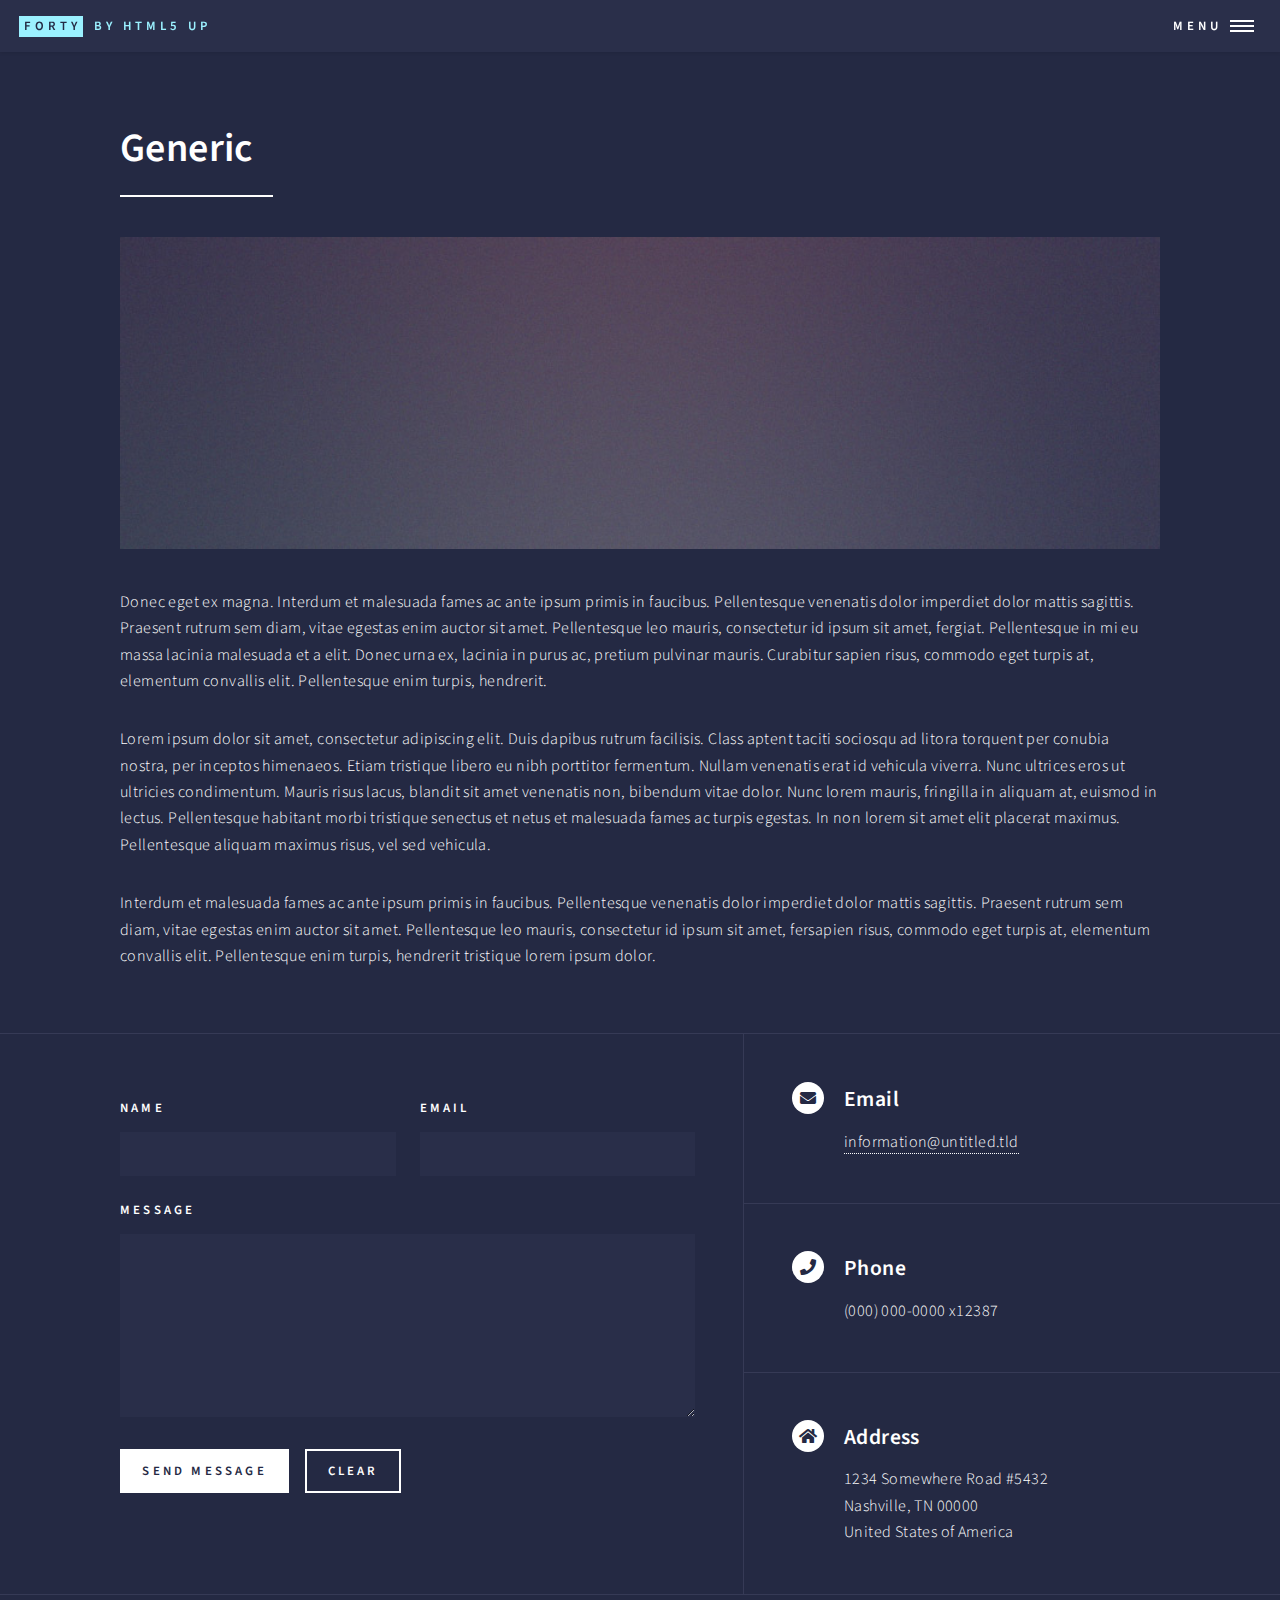
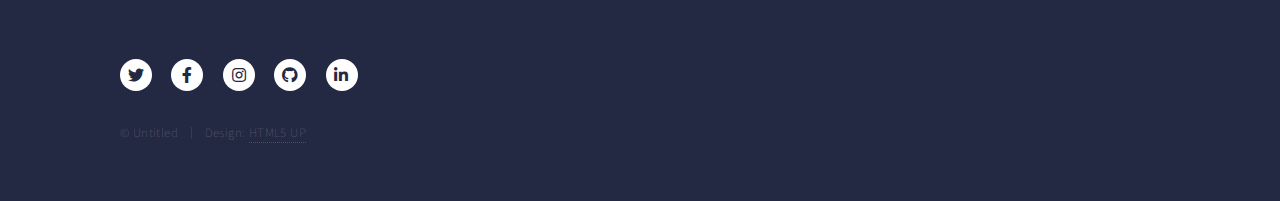
<file: generic.html>
<!DOCTYPE HTML>
<!--
	Forty by HTML5 UP
	html5up.net | @ajlkn
	Free for personal and commercial use under the CCA 3.0 license (html5up.net/license)
-->
<html>
	<head>
		<title>Generic - Forty by HTML5 UP</title>
		<meta charset="utf-8" />
		<meta name="viewport" content="width=device-width, initial-scale=1, user-scalable=no" />
		<link rel="stylesheet" href="assets/css/main.css" />
		<noscript><link rel="stylesheet" href="assets/css/noscript.css" /></noscript>
	</head>
	<body class="is-preload">

		<!-- Wrapper -->
			<div id="wrapper">

				<!-- Header -->
					<header id="header">
						<a href="index.html" class="logo"><strong>Forty</strong> <span>by HTML5 UP</span></a>
						<nav>
							<a href="#menu">Menu</a>
						</nav>
					</header>

				<!-- Menu -->
					<nav id="menu">
						<ul class="links">
							<li><a href="index.html">Home</a></li>
							<li><a href="landing.html">Landing</a></li>
							<li><a href="generic.html">Generic</a></li>
							<li><a href="elements.html">Elements</a></li>
						</ul>
						<ul class="actions stacked">
							<li><a href="#" class="button primary fit">Get Started</a></li>
							<li><a href="#" class="button fit">Log In</a></li>
						</ul>
					</nav>

				<!-- Main -->
					<div id="main" class="alt">

						<!-- One -->
							<section id="one">
								<div class="inner">
									<header class="major">
										<h1>Generic</h1>
									</header>
									<span class="image main"><img src="images/pic11.jpg" alt="" /></span>
									<p>Donec eget ex magna. Interdum et malesuada fames ac ante ipsum primis in faucibus. Pellentesque venenatis dolor imperdiet dolor mattis sagittis. Praesent rutrum sem diam, vitae egestas enim auctor sit amet. Pellentesque leo mauris, consectetur id ipsum sit amet, fergiat. Pellentesque in mi eu massa lacinia malesuada et a elit. Donec urna ex, lacinia in purus ac, pretium pulvinar mauris. Curabitur sapien risus, commodo eget turpis at, elementum convallis elit. Pellentesque enim turpis, hendrerit.</p>
									<p>Lorem ipsum dolor sit amet, consectetur adipiscing elit. Duis dapibus rutrum facilisis. Class aptent taciti sociosqu ad litora torquent per conubia nostra, per inceptos himenaeos. Etiam tristique libero eu nibh porttitor fermentum. Nullam venenatis erat id vehicula viverra. Nunc ultrices eros ut ultricies condimentum. Mauris risus lacus, blandit sit amet venenatis non, bibendum vitae dolor. Nunc lorem mauris, fringilla in aliquam at, euismod in lectus. Pellentesque habitant morbi tristique senectus et netus et malesuada fames ac turpis egestas. In non lorem sit amet elit placerat maximus. Pellentesque aliquam maximus risus, vel sed vehicula.</p>
									<p>Interdum et malesuada fames ac ante ipsum primis in faucibus. Pellentesque venenatis dolor imperdiet dolor mattis sagittis. Praesent rutrum sem diam, vitae egestas enim auctor sit amet. Pellentesque leo mauris, consectetur id ipsum sit amet, fersapien risus, commodo eget turpis at, elementum convallis elit. Pellentesque enim turpis, hendrerit tristique lorem ipsum dolor.</p>
								</div>
							</section>

					</div>

				<!-- Contact -->
					<section id="contact">
						<div class="inner">
							<section>
								<form method="post" action="#">
									<div class="fields">
										<div class="field half">
											<label for="name">Name</label>
											<input type="text" name="name" id="name" />
										</div>
										<div class="field half">
											<label for="email">Email</label>
											<input type="text" name="email" id="email" />
										</div>
										<div class="field">
											<label for="message">Message</label>
											<textarea name="message" id="message" rows="6"></textarea>
										</div>
									</div>
									<ul class="actions">
										<li><input type="submit" value="Send Message" class="primary" /></li>
										<li><input type="reset" value="Clear" /></li>
									</ul>
								</form>
							</section>
							<section class="split">
								<section>
									<div class="contact-method">
										<span class="icon solid alt fa-envelope"></span>
										<h3>Email</h3>
										<a href="#">information@untitled.tld</a>
									</div>
								</section>
								<section>
									<div class="contact-method">
										<span class="icon solid alt fa-phone"></span>
										<h3>Phone</h3>
										<span>(000) 000-0000 x12387</span>
									</div>
								</section>
								<section>
									<div class="contact-method">
										<span class="icon solid alt fa-home"></span>
										<h3>Address</h3>
										<span>1234 Somewhere Road #5432<br />
										Nashville, TN 00000<br />
										United States of America</span>
									</div>
								</section>
							</section>
						</div>
					</section>

				<!-- Footer -->
					<footer id="footer">
						<div class="inner">
							<ul class="icons">
								<li><a href="#" class="icon brands alt fa-twitter"><span class="label">Twitter</span></a></li>
								<li><a href="#" class="icon brands alt fa-facebook-f"><span class="label">Facebook</span></a></li>
								<li><a href="#" class="icon brands alt fa-instagram"><span class="label">Instagram</span></a></li>
								<li><a href="#" class="icon brands alt fa-github"><span class="label">GitHub</span></a></li>
								<li><a href="#" class="icon brands alt fa-linkedin-in"><span class="label">LinkedIn</span></a></li>
							</ul>
							<ul class="copyright">
								<li>&copy; Untitled</li><li>Design: <a href="https://html5up.net">HTML5 UP</a></li>
							</ul>
						</div>
					</footer>

			</div>

		<!-- Scripts -->
			<script src="assets/js/jquery.min.js"></script>
			<script src="assets/js/jquery.scrolly.min.js"></script>
			<script src="assets/js/jquery.scrollex.min.js"></script>
			<script src="assets/js/browser.min.js"></script>
			<script src="assets/js/breakpoints.min.js"></script>
			<script src="assets/js/util.js"></script>
			<script src="assets/js/main.js"></script>

	</body>
</html>
</file>
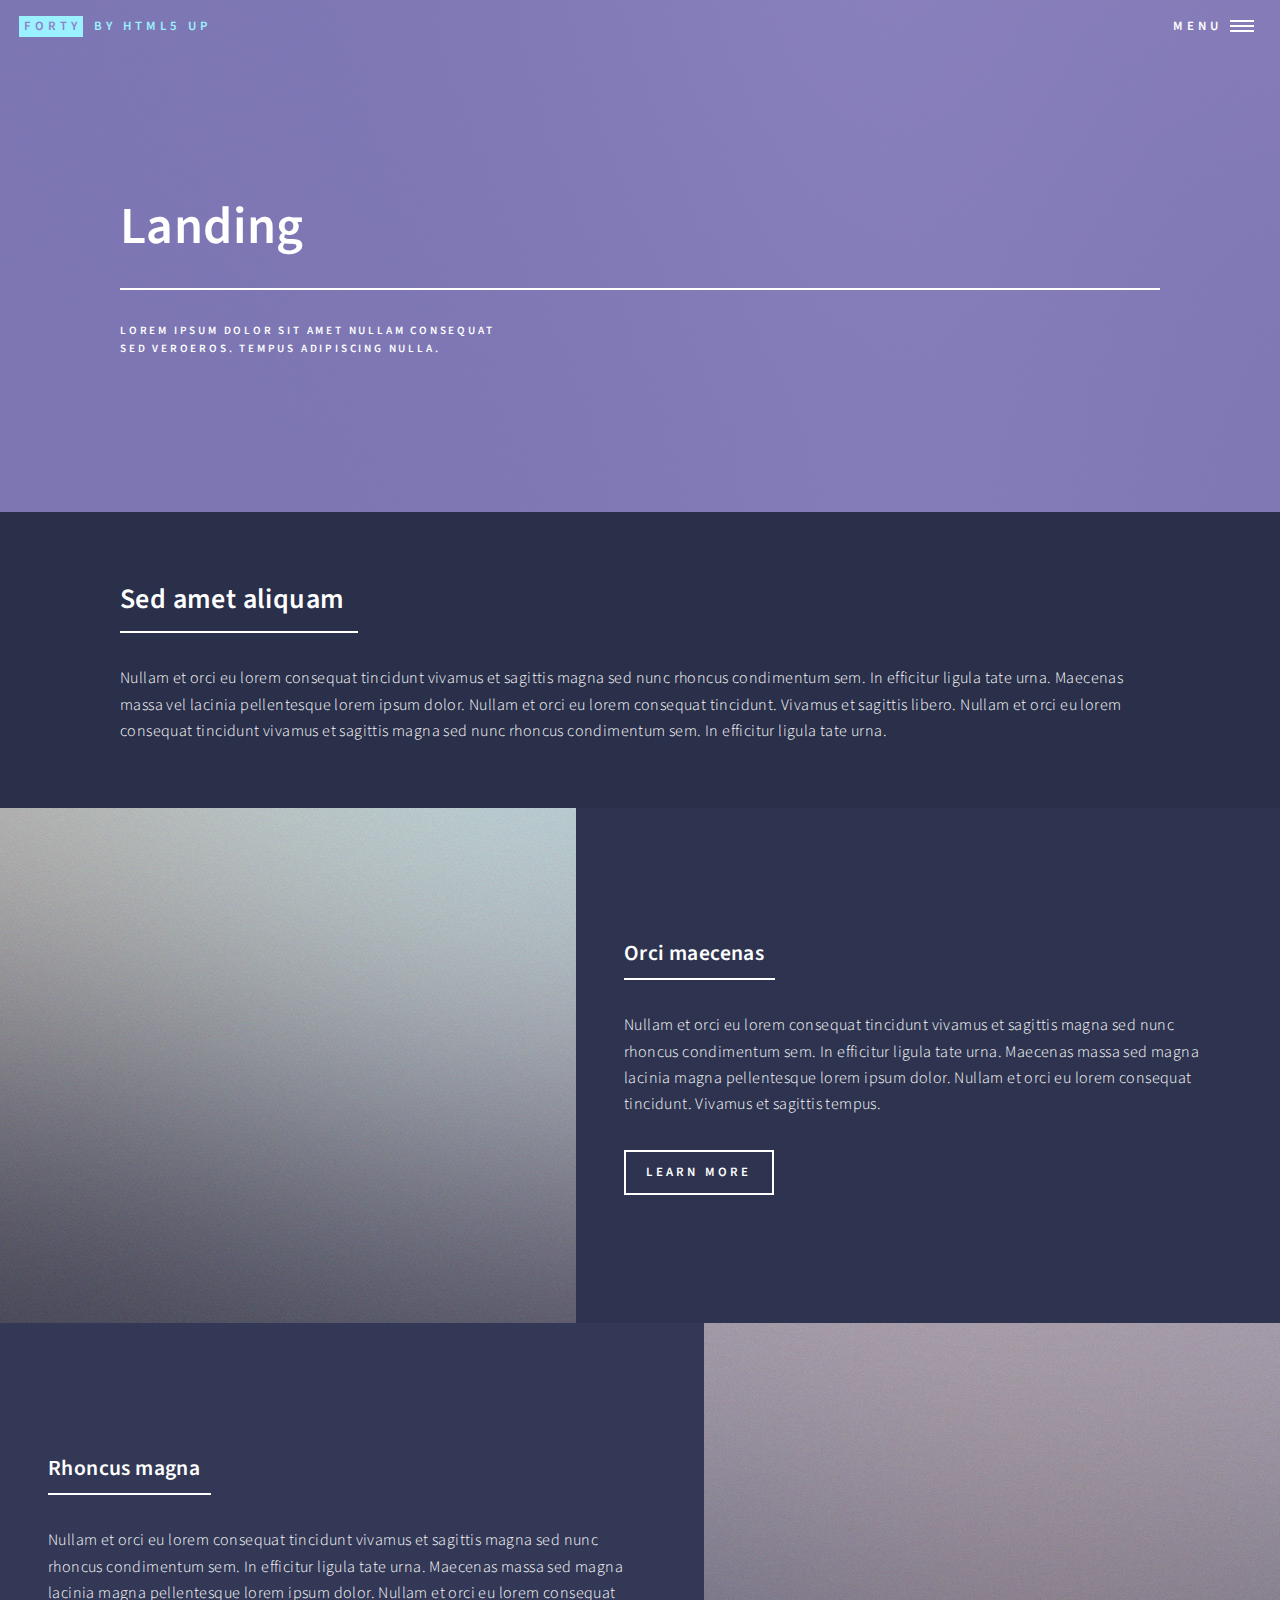
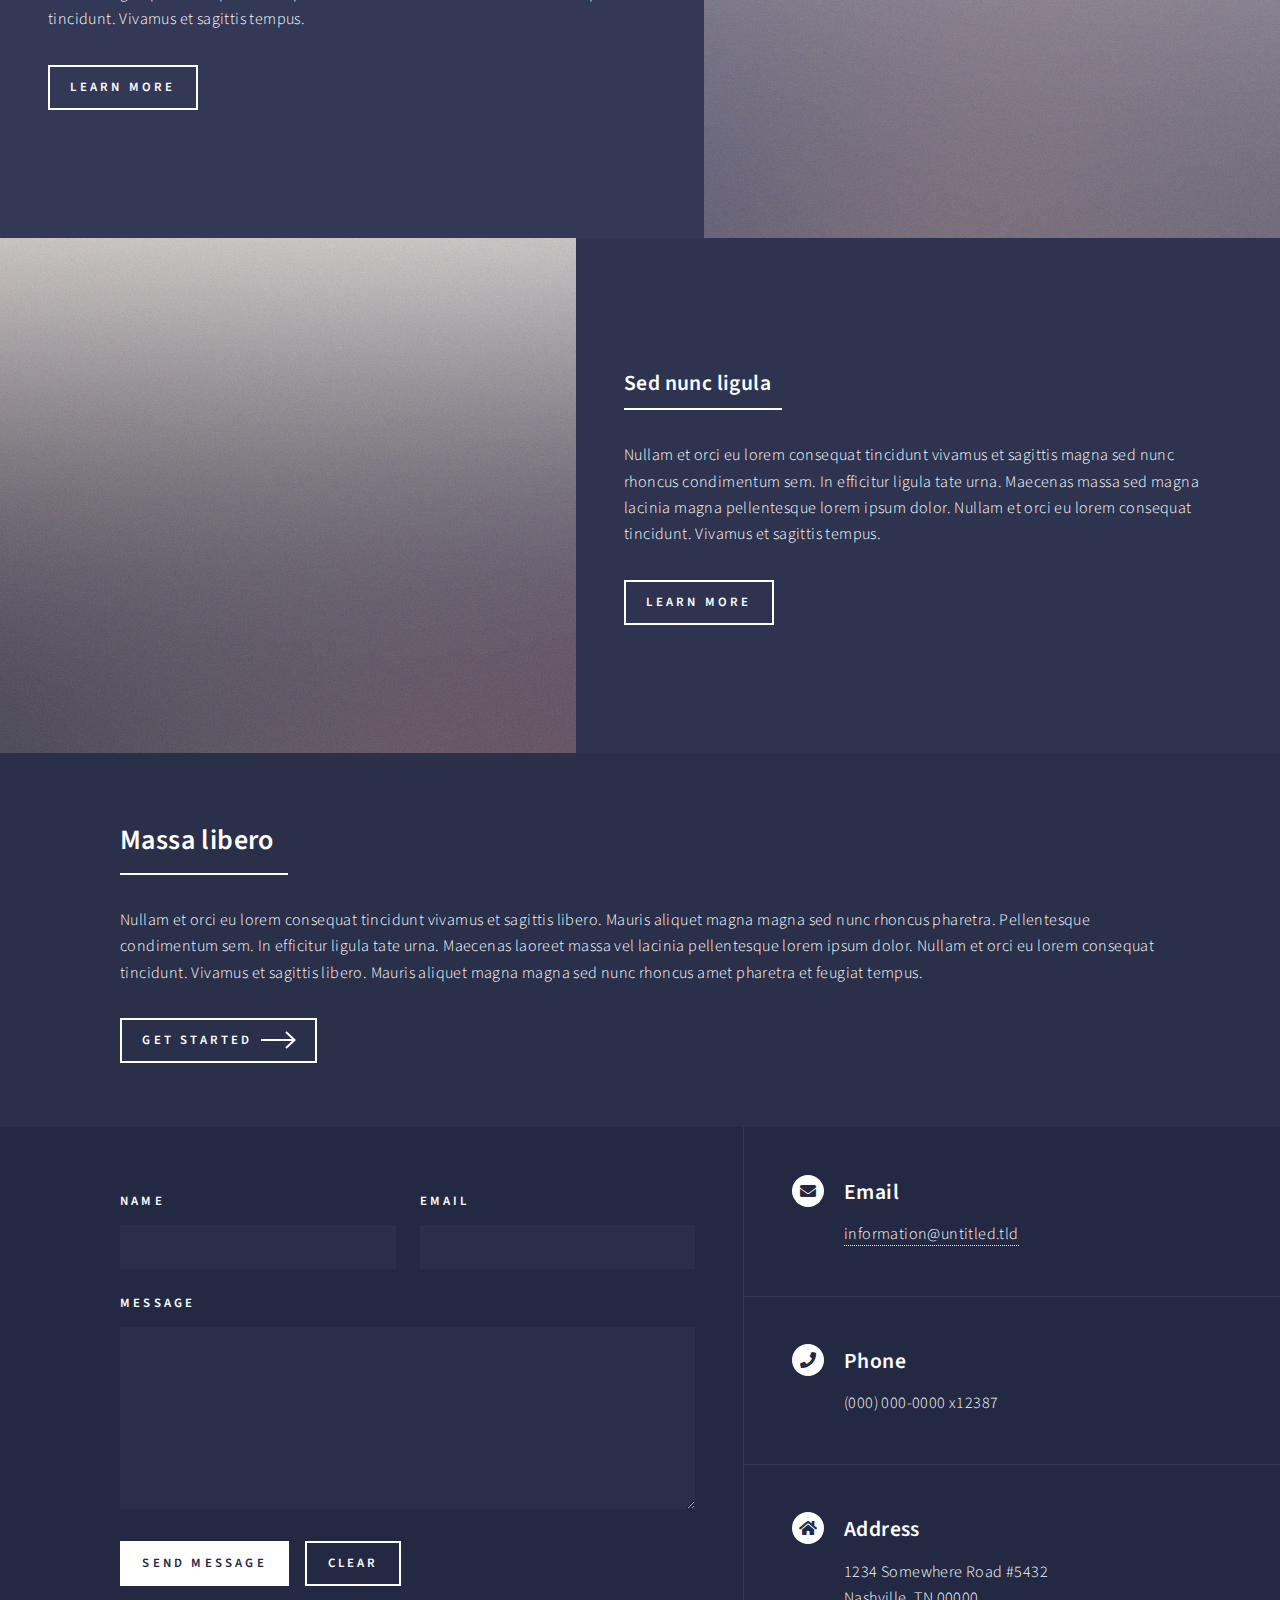
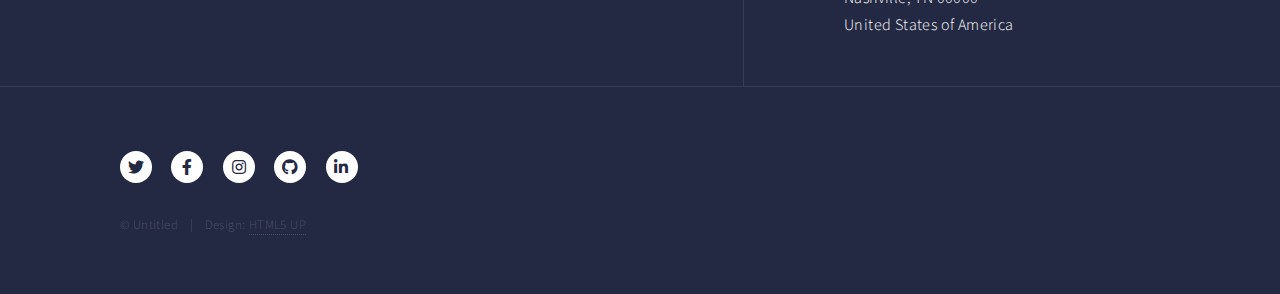
<file: landing.html>
<!DOCTYPE HTML>
<!--
	Forty by HTML5 UP
	html5up.net | @ajlkn
	Free for personal and commercial use under the CCA 3.0 license (html5up.net/license)
-->
<html>
	<head>
		<title>Landing - Forty by HTML5 UP</title>
		<meta charset="utf-8" />
		<meta name="viewport" content="width=device-width, initial-scale=1, user-scalable=no" />
		<link rel="stylesheet" href="assets/css/main.css" />
		<noscript><link rel="stylesheet" href="assets/css/noscript.css" /></noscript>
	</head>
	<body class="is-preload">

		<!-- Wrapper -->
			<div id="wrapper">

				<!-- Header -->
				<!-- Note: The "styleN" class below should match that of the banner element. -->
					<header id="header" class="alt style2">
						<a href="index.html" class="logo"><strong>Forty</strong> <span>by HTML5 UP</span></a>
						<nav>
							<a href="#menu">Menu</a>
						</nav>
					</header>

				<!-- Menu -->
					<nav id="menu">
						<ul class="links">
							<li><a href="index.html">Home</a></li>
							<li><a href="landing.html">Landing</a></li>
							<li><a href="generic.html">Generic</a></li>
							<li><a href="elements.html">Elements</a></li>
						</ul>
						<ul class="actions stacked">
							<li><a href="#" class="button primary fit">Get Started</a></li>
							<li><a href="#" class="button fit">Log In</a></li>
						</ul>
					</nav>

				<!-- Banner -->
				<!-- Note: The "styleN" class below should match that of the header element. -->
					<section id="banner" class="style2">
						<div class="inner">
							<span class="image">
								<img src="images/pic07.jpg" alt="" />
							</span>
							<header class="major">
								<h1>Landing</h1>
							</header>
							<div class="content">
								<p>Lorem ipsum dolor sit amet nullam consequat<br />
								sed veroeros. tempus adipiscing nulla.</p>
							</div>
						</div>
					</section>

				<!-- Main -->
					<div id="main">

						<!-- One -->
							<section id="one">
								<div class="inner">
									<header class="major">
										<h2>Sed amet aliquam</h2>
									</header>
									<p>Nullam et orci eu lorem consequat tincidunt vivamus et sagittis magna sed nunc rhoncus condimentum sem. In efficitur ligula tate urna. Maecenas massa vel lacinia pellentesque lorem ipsum dolor. Nullam et orci eu lorem consequat tincidunt. Vivamus et sagittis libero. Nullam et orci eu lorem consequat tincidunt vivamus et sagittis magna sed nunc rhoncus condimentum sem. In efficitur ligula tate urna.</p>
								</div>
							</section>

						<!-- Two -->
							<section id="two" class="spotlights">
								<section>
									<a href="generic.html" class="image">
										<img src="images/pic08.jpg" alt="" data-position="center center" />
									</a>
									<div class="content">
										<div class="inner">
											<header class="major">
												<h3>Orci maecenas</h3>
											</header>
											<p>Nullam et orci eu lorem consequat tincidunt vivamus et sagittis magna sed nunc rhoncus condimentum sem. In efficitur ligula tate urna. Maecenas massa sed magna lacinia magna pellentesque lorem ipsum dolor. Nullam et orci eu lorem consequat tincidunt. Vivamus et sagittis tempus.</p>
											<ul class="actions">
												<li><a href="generic.html" class="button">Learn more</a></li>
											</ul>
										</div>
									</div>
								</section>
								<section>
									<a href="generic.html" class="image">
										<img src="images/pic09.jpg" alt="" data-position="top center" />
									</a>
									<div class="content">
										<div class="inner">
											<header class="major">
												<h3>Rhoncus magna</h3>
											</header>
											<p>Nullam et orci eu lorem consequat tincidunt vivamus et sagittis magna sed nunc rhoncus condimentum sem. In efficitur ligula tate urna. Maecenas massa sed magna lacinia magna pellentesque lorem ipsum dolor. Nullam et orci eu lorem consequat tincidunt. Vivamus et sagittis tempus.</p>
											<ul class="actions">
												<li><a href="generic.html" class="button">Learn more</a></li>
											</ul>
										</div>
									</div>
								</section>
								<section>
									<a href="generic.html" class="image">
										<img src="images/pic10.jpg" alt="" data-position="25% 25%" />
									</a>
									<div class="content">
										<div class="inner">
											<header class="major">
												<h3>Sed nunc ligula</h3>
											</header>
											<p>Nullam et orci eu lorem consequat tincidunt vivamus et sagittis magna sed nunc rhoncus condimentum sem. In efficitur ligula tate urna. Maecenas massa sed magna lacinia magna pellentesque lorem ipsum dolor. Nullam et orci eu lorem consequat tincidunt. Vivamus et sagittis tempus.</p>
											<ul class="actions">
												<li><a href="generic.html" class="button">Learn more</a></li>
											</ul>
										</div>
									</div>
								</section>
							</section>

						<!-- Three -->
							<section id="three">
								<div class="inner">
									<header class="major">
										<h2>Massa libero</h2>
									</header>
									<p>Nullam et orci eu lorem consequat tincidunt vivamus et sagittis libero. Mauris aliquet magna magna sed nunc rhoncus pharetra. Pellentesque condimentum sem. In efficitur ligula tate urna. Maecenas laoreet massa vel lacinia pellentesque lorem ipsum dolor. Nullam et orci eu lorem consequat tincidunt. Vivamus et sagittis libero. Mauris aliquet magna magna sed nunc rhoncus amet pharetra et feugiat tempus.</p>
									<ul class="actions">
										<li><a href="generic.html" class="button next">Get Started</a></li>
									</ul>
								</div>
							</section>

					</div>

				<!-- Contact -->
					<section id="contact">
						<div class="inner">
							<section>
								<form method="post" action="#">
									<div class="fields">
										<div class="field half">
											<label for="name">Name</label>
											<input type="text" name="name" id="name" />
										</div>
										<div class="field half">
											<label for="email">Email</label>
											<input type="text" name="email" id="email" />
										</div>
										<div class="field">
											<label for="message">Message</label>
											<textarea name="message" id="message" rows="6"></textarea>
										</div>
									</div>
									<ul class="actions">
										<li><input type="submit" value="Send Message" class="primary" /></li>
										<li><input type="reset" value="Clear" /></li>
									</ul>
								</form>
							</section>
							<section class="split">
								<section>
									<div class="contact-method">
										<span class="icon solid alt fa-envelope"></span>
										<h3>Email</h3>
										<a href="#">information@untitled.tld</a>
									</div>
								</section>
								<section>
									<div class="contact-method">
										<span class="icon solid alt fa-phone"></span>
										<h3>Phone</h3>
										<span>(000) 000-0000 x12387</span>
									</div>
								</section>
								<section>
									<div class="contact-method">
										<span class="icon solid alt fa-home"></span>
										<h3>Address</h3>
										<span>1234 Somewhere Road #5432<br />
										Nashville, TN 00000<br />
										United States of America</span>
									</div>
								</section>
							</section>
						</div>
					</section>

				<!-- Footer -->
					<footer id="footer">
						<div class="inner">
							<ul class="icons">
								<li><a href="#" class="icon brands alt fa-twitter"><span class="label">Twitter</span></a></li>
								<li><a href="#" class="icon brands alt fa-facebook-f"><span class="label">Facebook</span></a></li>
								<li><a href="#" class="icon brands alt fa-instagram"><span class="label">Instagram</span></a></li>
								<li><a href="#" class="icon brands alt fa-github"><span class="label">GitHub</span></a></li>
								<li><a href="#" class="icon brands alt fa-linkedin-in"><span class="label">LinkedIn</span></a></li>
							</ul>
							<ul class="copyright">
								<li>&copy; Untitled</li><li>Design: <a href="https://html5up.net">HTML5 UP</a></li>
							</ul>
						</div>
					</footer>

			</div>

		<!-- Scripts -->
			<script src="assets/js/jquery.min.js"></script>
			<script src="assets/js/jquery.scrolly.min.js"></script>
			<script src="assets/js/jquery.scrollex.min.js"></script>
			<script src="assets/js/browser.min.js"></script>
			<script src="assets/js/breakpoints.min.js"></script>
			<script src="assets/js/util.js"></script>
			<script src="assets/js/main.js"></script>

	</body>
</html>
</file>
<file: assets/css/noscript.css>
/*
	Forty by HTML5 UP
	html5up.net | @ajlkn
	Free for personal and commercial use under the CCA 3.0 license (html5up.net/license)
*/

/* Banner */

	body.is-preload #banner:after {
		opacity: 0.85;
	}

	body.is-preload #banner > .inner {
		-moz-filter: none;
		-webkit-filter: none;
		-ms-filter: none;
		filter: none;
		-moz-transform: none;
		-webkit-transform: none;
		-ms-transform: none;
		transform: none;
		opacity: 1;
	}
</file>
<file: html5up-forty/assets/css/noscript.css>
/*
	Forty by HTML5 UP
	html5up.net | @ajlkn
	Free for personal and commercial use under the CCA 3.0 license (html5up.net/license)
*/

/* Banner */

	body.is-preload #banner:after {
		opacity: 0.85;
	}

	body.is-preload #banner > .inner {
		-moz-filter: none;
		-webkit-filter: none;
		-ms-filter: none;
		filter: none;
		-moz-transform: none;
		-webkit-transform: none;
		-ms-transform: none;
		transform: none;
		opacity: 1;
	}
</file>
<file: assets/css/main.css>
@import url(fontawesome-all.min.css);
@import url("https://fonts.googleapis.com/css?family=Source+Sans+Pro:300,300italic,600,600italic");

/*
	Forty by HTML5 UP
	html5up.net | @ajlkn
	Free for personal and commercial use under the CCA 3.0 license (html5up.net/license)
*/

html, body, div, span, applet, object,
iframe, h1, h2, h3, h4, h5, h6, p, blockquote,
pre, a, abbr, acronym, address, big, cite,
code, del, dfn, em, img, ins, kbd, q, s, samp,
small, strike, strong, sub, sup, tt, var, b,
u, i, center, dl, dt, dd, ol, ul, li, fieldset,
form, label, legend, table, caption, tbody,
tfoot, thead, tr, th, td, article, aside,
canvas, details, embed, figure, figcaption,
footer, header, hgroup, menu, nav, output, ruby,
section, summary, time, mark, audio, video {
	margin: 0;
	padding: 0;
	border: 0;
	font-size: 100%;
	font: inherit;
	vertical-align: baseline;}

article, aside, details, figcaption, figure,
footer, header, hgroup, menu, nav, section {
	display: block;}

body {
	line-height: 1;
}

ol, ul {
	list-style: none;
}

blockquote, q {
	quotes: none;
}

	blockquote:before, blockquote:after, q:before, q:after {
		content: '';
		content: none;
	}

table {
	border-collapse: collapse;
	border-spacing: 0;
}

body {
	-webkit-text-size-adjust: none;
}

mark {
	background-color: transparent;
	color: inherit;
}

input::-moz-focus-inner {
	border: 0;
	padding: 0;
}

input, select, textarea {
	-moz-appearance: none;
	-webkit-appearance: none;
	-ms-appearance: none;
	appearance: none;
}

/* Basic */

	@-ms-viewport {
		width: device-width;
	}

	body {
		-ms-overflow-style: scrollbar;
	}

	@media screen and (max-width: 480px) {

		html, body {
			min-width: 320px;
		}

	}

	html {
		box-sizing: border-box;
	}

	*, *:before, *:after {
		box-sizing: inherit;
	}

	body {
		background: #242943;
	}

		body.is-preload *, body.is-preload *:before, body.is-preload *:after {
			-moz-animation: none !important;
			-webkit-animation: none !important;
			-ms-animation: none !important;
			animation: none !important;
			-moz-transition: none !important;
			-webkit-transition: none !important;
			-ms-transition: none !important;
			transition: none !important;
		}

/* Type */

	body, input, select, textarea {
		color: #ffffff;
		font-family: "Source Sans Pro", Helvetica, sans-serif;
		font-size: 17pt;
		font-weight: 300;
		letter-spacing: 0.025em;
		line-height: 1.65;
	}

		@media screen and (max-width: 1680px) {

			body, input, select, textarea {
				font-size: 14pt;
			}

		}

		@media screen and (max-width: 1280px) {

			body, input, select, textarea {
				font-size: 12pt;
			}

		}

		@media screen and (max-width: 360px) {

			body, input, select, textarea {
				font-size: 11pt;
			}

		}

	a {
		-moz-transition: color 0.2s ease-in-out, border-bottom-color 0.2s ease-in-out;
		-webkit-transition: color 0.2s ease-in-out, border-bottom-color 0.2s ease-in-out;
		-ms-transition: color 0.2s ease-in-out, border-bottom-color 0.2s ease-in-out;
		transition: color 0.2s ease-in-out, border-bottom-color 0.2s ease-in-out;
		border-bottom: dotted 1px;
		color: inherit;
		text-decoration: none;
	}

		a:hover {
			border-bottom-color: transparent;
			color: #9bf1ff !important;
		}

		a:active {
			color: #53e3fb !important;
		}

	strong, b {
		color: #ffffff;
		font-weight: 600;
	}

	em, i {
		font-style: italic;
	}

	p {
		margin: 0 0 2em 0;
	}

	h1, h2, h3, h4, h5, h6 {
		color: #ffffff;
		font-weight: 600;
		line-height: 1.65;
		margin: 0 0 1em 0;
	}

		h1 a, h2 a, h3 a, h4 a, h5 a, h6 a {
			color: inherit;
			border-bottom: 0;
		}

	h1 {
		font-size: 2.5em;
	}

	h2 {
		font-size: 1.75em;
	}

	h3 {
		font-size: 1.35em;
	}

	h4 {
		font-size: 1.1em;
	}

	h5 {
		font-size: 0.9em;
	}

	h6 {
		font-size: 0.7em;
	}

	@media screen and (max-width: 736px) {

		h1 {
			font-size: 2em;
		}

		h2 {
			font-size: 1.5em;
		}

		h3 {
			font-size: 1.25em;
		}

	}

	sub {
		font-size: 0.8em;
		position: relative;
		top: 0.5em;
	}

	sup {
		font-size: 0.8em;
		position: relative;
		top: -0.5em;
	}

	blockquote {
		border-left: solid 4px rgba(212, 212, 255, 0.1);
		font-style: italic;
		margin: 0 0 2em 0;
		padding: 0.5em 0 0.5em 2em;
	}

	code {
		background: rgba(212, 212, 255, 0.035);
		font-family: "Courier New", monospace;
		font-size: 0.9em;
		margin: 0 0.25em;
		padding: 0.25em 0.65em;
	}

	pre {
		-webkit-overflow-scrolling: touch;
		font-family: "Courier New", monospace;
		font-size: 0.9em;
		margin: 0 0 2em 0;
	}

		pre code {
			display: block;
			line-height: 1.75;
			padding: 1em 1.5em;
			overflow-x: auto;
		}

	hr {
		border: 0;
		border-bottom: solid 1px rgba(212, 212, 255, 0.1);
		margin: 2em 0;
	}

		hr.major {
			margin: 3em 0;
		}

	.align-left {
		text-align: left;
	}

	.align-center {
		text-align: center;
	}

	.align-right {
		text-align: right;
	}

/* Row */

	.row {
		display: flex;
		flex-wrap: wrap;
		box-sizing: border-box;
		align-items: stretch;
	}

		.row > * {
			box-sizing: border-box;
		}

		.row.gtr-uniform > * > :last-child {
			margin-bottom: 0;
		}

		.row.aln-left {
			justify-content: flex-start;
		}

		.row.aln-center {
			justify-content: center;
		}

		.row.aln-right {
			justify-content: flex-end;
		}

		.row.aln-top {
			align-items: flex-start;
		}

		.row.aln-middle {
			align-items: center;
		}

		.row.aln-bottom {
			align-items: flex-end;
		}

		.row > .imp {
			order: -1;
		}

		.row > .col-1 {
			width: 8.33333%;
		}

		.row > .off-1 {
			margin-left: 8.33333%;
		}

		.row > .col-2 {
			width: 16.66667%;
		}

		.row > .off-2 {
			margin-left: 16.66667%;
		}

		.row > .col-3 {
			width: 25%;
		}

		.row > .off-3 {
			margin-left: 25%;
		}

		.row > .col-4 {
			width: 33.33333%;
		}

		.row > .off-4 {
			margin-left: 33.33333%;
		}

		.row > .col-5 {
			width: 41.66667%;
		}

		.row > .off-5 {
			margin-left: 41.66667%;
		}

		.row > .col-6 {
			width: 50%;
		}

		.row > .off-6 {
			margin-left: 50%;
		}

		.row > .col-7 {
			width: 58.33333%;
		}

		.row > .off-7 {
			margin-left: 58.33333%;
		}

		.row > .col-8 {
			width: 66.66667%;
		}

		.row > .off-8 {
			margin-left: 66.66667%;
		}

		.row > .col-9 {
			width: 75%;
		}

		.row > .off-9 {
			margin-left: 75%;
		}

		.row > .col-10 {
			width: 83.33333%;
		}

		.row > .off-10 {
			margin-left: 83.33333%;
		}

		.row > .col-11 {
			width: 91.66667%;
		}

		.row > .off-11 {
			margin-left: 91.66667%;
		}

		.row > .col-12 {
			width: 100%;
		}

		.row > .off-12 {
			margin-left: 100%;
		}

		.row.gtr-0 {
			margin-top: 0;
			margin-left: 0em;
		}

			.row.gtr-0 > * {
				padding: 0 0 0 0em;
			}

			.row.gtr-0.gtr-uniform {
				margin-top: 0em;
			}

				.row.gtr-0.gtr-uniform > * {
					padding-top: 0em;
				}

		.row.gtr-25 {
			margin-top: 0;
			margin-left: -0.5em;
		}

			.row.gtr-25 > * {
				padding: 0 0 0 0.5em;
			}

			.row.gtr-25.gtr-uniform {
				margin-top: -0.5em;
			}

				.row.gtr-25.gtr-uniform > * {
					padding-top: 0.5em;
				}

		.row.gtr-50 {
			margin-top: 0;
			margin-left: -1em;
		}

			.row.gtr-50 > * {
				padding: 0 0 0 1em;
			}

			.row.gtr-50.gtr-uniform {
				margin-top: -1em;
			}

				.row.gtr-50.gtr-uniform > * {
					padding-top: 1em;
				}

		.row {
			margin-top: 0;
			margin-left: -2em;
		}

			.row > * {
				padding: 0 0 0 2em;
			}

			.row.gtr-uniform {
				margin-top: -2em;
			}

				.row.gtr-uniform > * {
					padding-top: 2em;
				}

		.row.gtr-150 {
			margin-top: 0;
			margin-left: -3em;
		}

			.row.gtr-150 > * {
				padding: 0 0 0 3em;
			}

			.row.gtr-150.gtr-uniform {
				margin-top: -3em;
			}

				.row.gtr-150.gtr-uniform > * {
					padding-top: 3em;
				}

		.row.gtr-200 {
			margin-top: 0;
			margin-left: -4em;
		}

			.row.gtr-200 > * {
				padding: 0 0 0 4em;
			}

			.row.gtr-200.gtr-uniform {
				margin-top: -4em;
			}

				.row.gtr-200.gtr-uniform > * {
					padding-top: 4em;
				}

		@media screen and (max-width: 1680px) {

			.row {
				display: flex;
				flex-wrap: wrap;
				box-sizing: border-box;
				align-items: stretch;
			}

				.row > * {
					box-sizing: border-box;
				}

				.row.gtr-uniform > * > :last-child {
					margin-bottom: 0;
				}

				.row.aln-left {
					justify-content: flex-start;
				}

				.row.aln-center {
					justify-content: center;
				}

				.row.aln-right {
					justify-content: flex-end;
				}

				.row.aln-top {
					align-items: flex-start;
				}

				.row.aln-middle {
					align-items: center;
				}

				.row.aln-bottom {
					align-items: flex-end;
				}

				.row > .imp-xlarge {
					order: -1;
				}

				.row > .col-1-xlarge {
					width: 8.33333%;
				}

				.row > .off-1-xlarge {
					margin-left: 8.33333%;
				}

				.row > .col-2-xlarge {
					width: 16.66667%;
				}

				.row > .off-2-xlarge {
					margin-left: 16.66667%;
				}

				.row > .col-3-xlarge {
					width: 25%;
				}

				.row > .off-3-xlarge {
					margin-left: 25%;
				}

				.row > .col-4-xlarge {
					width: 33.33333%;
				}

				.row > .off-4-xlarge {
					margin-left: 33.33333%;
				}

				.row > .col-5-xlarge {
					width: 41.66667%;
				}

				.row > .off-5-xlarge {
					margin-left: 41.66667%;
				}

				.row > .col-6-xlarge {
					width: 50%;
				}

				.row > .off-6-xlarge {
					margin-left: 50%;
				}

				.row > .col-7-xlarge {
					width: 58.33333%;
				}

				.row > .off-7-xlarge {
					margin-left: 58.33333%;
				}

				.row > .col-8-xlarge {
					width: 66.66667%;
				}

				.row > .off-8-xlarge {
					margin-left: 66.66667%;
				}

				.row > .col-9-xlarge {
					width: 75%;
				}

				.row > .off-9-xlarge {
					margin-left: 75%;
				}

				.row > .col-10-xlarge {
					width: 83.33333%;
				}

				.row > .off-10-xlarge {
					margin-left: 83.33333%;
				}

				.row > .col-11-xlarge {
					width: 91.66667%;
				}

				.row > .off-11-xlarge {
					margin-left: 91.66667%;
				}

				.row > .col-12-xlarge {
					width: 100%;
				}

				.row > .off-12-xlarge {
					margin-left: 100%;
				}

				.row.gtr-0 {
					margin-top: 0;
					margin-left: 0em;
				}

					.row.gtr-0 > * {
						padding: 0 0 0 0em;
					}

					.row.gtr-0.gtr-uniform {
						margin-top: 0em;
					}

						.row.gtr-0.gtr-uniform > * {
							padding-top: 0em;
						}

				.row.gtr-25 {
					margin-top: 0;
					margin-left: -0.5em;
				}

					.row.gtr-25 > * {
						padding: 0 0 0 0.5em;
					}

					.row.gtr-25.gtr-uniform {
						margin-top: -0.5em;
					}

						.row.gtr-25.gtr-uniform > * {
							padding-top: 0.5em;
						}

				.row.gtr-50 {
					margin-top: 0;
					margin-left: -1em;
				}

					.row.gtr-50 > * {
						padding: 0 0 0 1em;
					}

					.row.gtr-50.gtr-uniform {
						margin-top: -1em;
					}

						.row.gtr-50.gtr-uniform > * {
							padding-top: 1em;
						}

				.row {
					margin-top: 0;
					margin-left: -2em;
				}

					.row > * {
						padding: 0 0 0 2em;
					}

					.row.gtr-uniform {
						margin-top: -2em;
					}

						.row.gtr-uniform > * {
							padding-top: 2em;
						}

				.row.gtr-150 {
					margin-top: 0;
					margin-left: -3em;
				}

					.row.gtr-150 > * {
						padding: 0 0 0 3em;
					}

					.row.gtr-150.gtr-uniform {
						margin-top: -3em;
					}

						.row.gtr-150.gtr-uniform > * {
							padding-top: 3em;
						}

				.row.gtr-200 {
					margin-top: 0;
					margin-left: -4em;
				}

					.row.gtr-200 > * {
						padding: 0 0 0 4em;
					}

					.row.gtr-200.gtr-uniform {
						margin-top: -4em;
					}

						.row.gtr-200.gtr-uniform > * {
							padding-top: 4em;
						}

		}

		@media screen and (max-width: 1280px) {

			.row {
				display: flex;
				flex-wrap: wrap;
				box-sizing: border-box;
				align-items: stretch;
			}

				.row > * {
					box-sizing: border-box;
				}

				.row.gtr-uniform > * > :last-child {
					margin-bottom: 0;
				}

				.row.aln-left {
					justify-content: flex-start;
				}

				.row.aln-center {
					justify-content: center;
				}

				.row.aln-right {
					justify-content: flex-end;
				}

				.row.aln-top {
					align-items: flex-start;
				}

				.row.aln-middle {
					align-items: center;
				}

				.row.aln-bottom {
					align-items: flex-end;
				}

				.row > .imp-large {
					order: -1;
				}

				.row > .col-1-large {
					width: 8.33333%;
				}

				.row > .off-1-large {
					margin-left: 8.33333%;
				}

				.row > .col-2-large {
					width: 16.66667%;
				}

				.row > .off-2-large {
					margin-left: 16.66667%;
				}

				.row > .col-3-large {
					width: 25%;
				}

				.row > .off-3-large {
					margin-left: 25%;
				}

				.row > .col-4-large {
					width: 33.33333%;
				}

				.row > .off-4-large {
					margin-left: 33.33333%;
				}

				.row > .col-5-large {
					width: 41.66667%;
				}

				.row > .off-5-large {
					margin-left: 41.66667%;
				}

				.row > .col-6-large {
					width: 50%;
				}

				.row > .off-6-large {
					margin-left: 50%;
				}

				.row > .col-7-large {
					width: 58.33333%;
				}

				.row > .off-7-large {
					margin-left: 58.33333%;
				}

				.row > .col-8-large {
					width: 66.66667%;
				}

				.row > .off-8-large {
					margin-left: 66.66667%;
				}

				.row > .col-9-large {
					width: 75%;
				}

				.row > .off-9-large {
					margin-left: 75%;
				}

				.row > .col-10-large {
					width: 83.33333%;
				}

				.row > .off-10-large {
					margin-left: 83.33333%;
				}

				.row > .col-11-large {
					width: 91.66667%;
				}

				.row > .off-11-large {
					margin-left: 91.66667%;
				}

				.row > .col-12-large {
					width: 100%;
				}

				.row > .off-12-large {
					margin-left: 100%;
				}

				.row.gtr-0 {
					margin-top: 0;
					margin-left: 0em;
				}

					.row.gtr-0 > * {
						padding: 0 0 0 0em;
					}

					.row.gtr-0.gtr-uniform {
						margin-top: 0em;
					}

						.row.gtr-0.gtr-uniform > * {
							padding-top: 0em;
						}

				.row.gtr-25 {
					margin-top: 0;
					margin-left: -0.375em;
				}

					.row.gtr-25 > * {
						padding: 0 0 0 0.375em;
					}

					.row.gtr-25.gtr-uniform {
						margin-top: -0.375em;
					}

						.row.gtr-25.gtr-uniform > * {
							padding-top: 0.375em;
						}

				.row.gtr-50 {
					margin-top: 0;
					margin-left: -0.75em;
				}

					.row.gtr-50 > * {
						padding: 0 0 0 0.75em;
					}

					.row.gtr-50.gtr-uniform {
						margin-top: -0.75em;
					}

						.row.gtr-50.gtr-uniform > * {
							padding-top: 0.75em;
						}

				.row {
					margin-top: 0;
					margin-left: -1.5em;
				}

					.row > * {
						padding: 0 0 0 1.5em;
					}

					.row.gtr-uniform {
						margin-top: -1.5em;
					}

						.row.gtr-uniform > * {
							padding-top: 1.5em;
						}

				.row.gtr-150 {
					margin-top: 0;
					margin-left: -2.25em;
				}

					.row.gtr-150 > * {
						padding: 0 0 0 2.25em;
					}

					.row.gtr-150.gtr-uniform {
						margin-top: -2.25em;
					}

						.row.gtr-150.gtr-uniform > * {
							padding-top: 2.25em;
						}

				.row.gtr-200 {
					margin-top: 0;
					margin-left: -3em;
				}

					.row.gtr-200 > * {
						padding: 0 0 0 3em;
					}

					.row.gtr-200.gtr-uniform {
						margin-top: -3em;
					}

						.row.gtr-200.gtr-uniform > * {
							padding-top: 3em;
						}

		}

		@media screen and (max-width: 980px) {

			.row {
				display: flex;
				flex-wrap: wrap;
				box-sizing: border-box;
				align-items: stretch;
			}

				.row > * {
					box-sizing: border-box;
				}

				.row.gtr-uniform > * > :last-child {
					margin-bottom: 0;
				}

				.row.aln-left {
					justify-content: flex-start;
				}

				.row.aln-center {
					justify-content: center;
				}

				.row.aln-right {
					justify-content: flex-end;
				}

				.row.aln-top {
					align-items: flex-start;
				}

				.row.aln-middle {
					align-items: center;
				}

				.row.aln-bottom {
					align-items: flex-end;
				}

				.row > .imp-medium {
					order: -1;
				}

				.row > .col-1-medium {
					width: 8.33333%;
				}

				.row > .off-1-medium {
					margin-left: 8.33333%;
				}

				.row > .col-2-medium {
					width: 16.66667%;
				}

				.row > .off-2-medium {
					margin-left: 16.66667%;
				}

				.row > .col-3-medium {
					width: 25%;
				}

				.row > .off-3-medium {
					margin-left: 25%;
				}

				.row > .col-4-medium {
					width: 33.33333%;
				}

				.row > .off-4-medium {
					margin-left: 33.33333%;
				}

				.row > .col-5-medium {
					width: 41.66667%;
				}

				.row > .off-5-medium {
					margin-left: 41.66667%;
				}

				.row > .col-6-medium {
					width: 50%;
				}

				.row > .off-6-medium {
					margin-left: 50%;
				}

				.row > .col-7-medium {
					width: 58.33333%;
				}

				.row > .off-7-medium {
					margin-left: 58.33333%;
				}

				.row > .col-8-medium {
					width: 66.66667%;
				}

				.row > .off-8-medium {
					margin-left: 66.66667%;
				}

				.row > .col-9-medium {
					width: 75%;
				}

				.row > .off-9-medium {
					margin-left: 75%;
				}

				.row > .col-10-medium {
					width: 83.33333%;
				}

				.row > .off-10-medium {
					margin-left: 83.33333%;
				}

				.row > .col-11-medium {
					width: 91.66667%;
				}

				.row > .off-11-medium {
					margin-left: 91.66667%;
				}

				.row > .col-12-medium {
					width: 100%;
				}

				.row > .off-12-medium {
					margin-left: 100%;
				}

				.row.gtr-0 {
					margin-top: 0;
					margin-left: 0em;
				}

					.row.gtr-0 > * {
						padding: 0 0 0 0em;
					}

					.row.gtr-0.gtr-uniform {
						margin-top: 0em;
					}

						.row.gtr-0.gtr-uniform > * {
							padding-top: 0em;
						}

				.row.gtr-25 {
					margin-top: 0;
					margin-left: -0.375em;
				}

					.row.gtr-25 > * {
						padding: 0 0 0 0.375em;
					}

					.row.gtr-25.gtr-uniform {
						margin-top: -0.375em;
					}

						.row.gtr-25.gtr-uniform > * {
							padding-top: 0.375em;
						}

				.row.gtr-50 {
					margin-top: 0;
					margin-left: -0.75em;
				}

					.row.gtr-50 > * {
						padding: 0 0 0 0.75em;
					}

					.row.gtr-50.gtr-uniform {
						margin-top: -0.75em;
					}

						.row.gtr-50.gtr-uniform > * {
							padding-top: 0.75em;
						}

				.row {
					margin-top: 0;
					margin-left: -1.5em;
				}

					.row > * {
						padding: 0 0 0 1.5em;
					}

					.row.gtr-uniform {
						margin-top: -1.5em;
					}

						.row.gtr-uniform > * {
							padding-top: 1.5em;
						}

				.row.gtr-150 {
					margin-top: 0;
					margin-left: -2.25em;
				}

					.row.gtr-150 > * {
						padding: 0 0 0 2.25em;
					}

					.row.gtr-150.gtr-uniform {
						margin-top: -2.25em;
					}

						.row.gtr-150.gtr-uniform > * {
							padding-top: 2.25em;
						}

				.row.gtr-200 {
					margin-top: 0;
					margin-left: -3em;
				}

					.row.gtr-200 > * {
						padding: 0 0 0 3em;
					}

					.row.gtr-200.gtr-uniform {
						margin-top: -3em;
					}

						.row.gtr-200.gtr-uniform > * {
							padding-top: 3em;
						}

		}

		@media screen and (max-width: 736px) {

			.row {
				display: flex;
				flex-wrap: wrap;
				box-sizing: border-box;
				align-items: stretch;
			}

				.row > * {
					box-sizing: border-box;
				}

				.row.gtr-uniform > * > :last-child {
					margin-bottom: 0;
				}

				.row.aln-left {
					justify-content: flex-start;
				}

				.row.aln-center {
					justify-content: center;
				}

				.row.aln-right {
					justify-content: flex-end;
				}

				.row.aln-top {
					align-items: flex-start;
				}

				.row.aln-middle {
					align-items: center;
				}

				.row.aln-bottom {
					align-items: flex-end;
				}

				.row > .imp-small {
					order: -1;
				}

				.row > .col-1-small {
					width: 8.33333%;
				}

				.row > .off-1-small {
					margin-left: 8.33333%;
				}

				.row > .col-2-small {
					width: 16.66667%;
				}

				.row > .off-2-small {
					margin-left: 16.66667%;
				}

				.row > .col-3-small {
					width: 25%;
				}

				.row > .off-3-small {
					margin-left: 25%;
				}

				.row > .col-4-small {
					width: 33.33333%;
				}

				.row > .off-4-small {
					margin-left: 33.33333%;
				}

				.row > .col-5-small {
					width: 41.66667%;
				}

				.row > .off-5-small {
					margin-left: 41.66667%;
				}

				.row > .col-6-small {
					width: 50%;
				}

				.row > .off-6-small {
					margin-left: 50%;
				}

				.row > .col-7-small {
					width: 58.33333%;
				}

				.row > .off-7-small {
					margin-left: 58.33333%;
				}

				.row > .col-8-small {
					width: 66.66667%;
				}

				.row > .off-8-small {
					margin-left: 66.66667%;
				}

				.row > .col-9-small {
					width: 75%;
				}

				.row > .off-9-small {
					margin-left: 75%;
				}

				.row > .col-10-small {
					width: 83.33333%;
				}

				.row > .off-10-small {
					margin-left: 83.33333%;
				}

				.row > .col-11-small {
					width: 91.66667%;
				}

				.row > .off-11-small {
					margin-left: 91.66667%;
				}

				.row > .col-12-small {
					width: 100%;
				}

				.row > .off-12-small {
					margin-left: 100%;
				}

				.row.gtr-0 {
					margin-top: 0;
					margin-left: 0em;
				}

					.row.gtr-0 > * {
						padding: 0 0 0 0em;
					}

					.row.gtr-0.gtr-uniform {
						margin-top: 0em;
					}

						.row.gtr-0.gtr-uniform > * {
							padding-top: 0em;
						}

				.row.gtr-25 {
					margin-top: 0;
					margin-left: -0.3125em;
				}

					.row.gtr-25 > * {
						padding: 0 0 0 0.3125em;
					}

					.row.gtr-25.gtr-uniform {
						margin-top: -0.3125em;
					}

						.row.gtr-25.gtr-uniform > * {
							padding-top: 0.3125em;
						}

				.row.gtr-50 {
					margin-top: 0;
					margin-left: -0.625em;
				}

					.row.gtr-50 > * {
						padding: 0 0 0 0.625em;
					}

					.row.gtr-50.gtr-uniform {
						margin-top: -0.625em;
					}

						.row.gtr-50.gtr-uniform > * {
							padding-top: 0.625em;
						}

				.row {
					margin-top: 0;
					margin-left: -1.25em;
				}

					.row > * {
						padding: 0 0 0 1.25em;
					}

					.row.gtr-uniform {
						margin-top: -1.25em;
					}

						.row.gtr-uniform > * {
							padding-top: 1.25em;
						}

				.row.gtr-150 {
					margin-top: 0;
					margin-left: -1.875em;
				}

					.row.gtr-150 > * {
						padding: 0 0 0 1.875em;
					}

					.row.gtr-150.gtr-uniform {
						margin-top: -1.875em;
					}

						.row.gtr-150.gtr-uniform > * {
							padding-top: 1.875em;
						}

				.row.gtr-200 {
					margin-top: 0;
					margin-left: -2.5em;
				}

					.row.gtr-200 > * {
						padding: 0 0 0 2.5em;
					}

					.row.gtr-200.gtr-uniform {
						margin-top: -2.5em;
					}

						.row.gtr-200.gtr-uniform > * {
							padding-top: 2.5em;
						}

		}

		@media screen and (max-width: 480px) {

			.row {
				display: flex;
				flex-wrap: wrap;
				box-sizing: border-box;
				align-items: stretch;
			}

				.row > * {
					box-sizing: border-box;
				}

				.row.gtr-uniform > * > :last-child {
					margin-bottom: 0;
				}

				.row.aln-left {
					justify-content: flex-start;
				}

				.row.aln-center {
					justify-content: center;
				}

				.row.aln-right {
					justify-content: flex-end;
				}

				.row.aln-top {
					align-items: flex-start;
				}

				.row.aln-middle {
					align-items: center;
				}

				.row.aln-bottom {
					align-items: flex-end;
				}

				.row > .imp-xsmall {
					order: -1;
				}

				.row > .col-1-xsmall {
					width: 8.33333%;
				}

				.row > .off-1-xsmall {
					margin-left: 8.33333%;
				}

				.row > .col-2-xsmall {
					width: 16.66667%;
				}

				.row > .off-2-xsmall {
					margin-left: 16.66667%;
				}

				.row > .col-3-xsmall {
					width: 25%;
				}

				.row > .off-3-xsmall {
					margin-left: 25%;
				}

				.row > .col-4-xsmall {
					width: 33.33333%;
				}

				.row > .off-4-xsmall {
					margin-left: 33.33333%;
				}

				.row > .col-5-xsmall {
					width: 41.66667%;
				}

				.row > .off-5-xsmall {
					margin-left: 41.66667%;
				}

				.row > .col-6-xsmall {
					width: 50%;
				}

				.row > .off-6-xsmall {
					margin-left: 50%;
				}

				.row > .col-7-xsmall {
					width: 58.33333%;
				}

				.row > .off-7-xsmall {
					margin-left: 58.33333%;
				}

				.row > .col-8-xsmall {
					width: 66.66667%;
				}

				.row > .off-8-xsmall {
					margin-left: 66.66667%;
				}

				.row > .col-9-xsmall {
					width: 75%;
				}

				.row > .off-9-xsmall {
					margin-left: 75%;
				}

				.row > .col-10-xsmall {
					width: 83.33333%;
				}

				.row > .off-10-xsmall {
					margin-left: 83.33333%;
				}

				.row > .col-11-xsmall {
					width: 91.66667%;
				}

				.row > .off-11-xsmall {
					margin-left: 91.66667%;
				}

				.row > .col-12-xsmall {
					width: 100%;
				}

				.row > .off-12-xsmall {
					margin-left: 100%;
				}

				.row.gtr-0 {
					margin-top: 0;
					margin-left: 0em;
				}

					.row.gtr-0 > * {
						padding: 0 0 0 0em;
					}

					.row.gtr-0.gtr-uniform {
						margin-top: 0em;
					}

						.row.gtr-0.gtr-uniform > * {
							padding-top: 0em;
						}

				.row.gtr-25 {
					margin-top: 0;
					margin-left: -0.3125em;
				}

					.row.gtr-25 > * {
						padding: 0 0 0 0.3125em;
					}

					.row.gtr-25.gtr-uniform {
						margin-top: -0.3125em;
					}

						.row.gtr-25.gtr-uniform > * {
							padding-top: 0.3125em;
						}

				.row.gtr-50 {
					margin-top: 0;
					margin-left: -0.625em;
				}

					.row.gtr-50 > * {
						padding: 0 0 0 0.625em;
					}

					.row.gtr-50.gtr-uniform {
						margin-top: -0.625em;
					}

						.row.gtr-50.gtr-uniform > * {
							padding-top: 0.625em;
						}

				.row {
					margin-top: 0;
					margin-left: -1.25em;
				}

					.row > * {
						padding: 0 0 0 1.25em;
					}

					.row.gtr-uniform {
						margin-top: -1.25em;
					}

						.row.gtr-uniform > * {
							padding-top: 1.25em;
						}

				.row.gtr-150 {
					margin-top: 0;
					margin-left: -1.875em;
				}

					.row.gtr-150 > * {
						padding: 0 0 0 1.875em;
					}

					.row.gtr-150.gtr-uniform {
						margin-top: -1.875em;
					}

						.row.gtr-150.gtr-uniform > * {
							padding-top: 1.875em;
						}

				.row.gtr-200 {
					margin-top: 0;
					margin-left: -2.5em;
				}

					.row.gtr-200 > * {
						padding: 0 0 0 2.5em;
					}

					.row.gtr-200.gtr-uniform {
						margin-top: -2.5em;
					}

						.row.gtr-200.gtr-uniform > * {
							padding-top: 2.5em;
						}

		}

/* Section/Article */

	section.special, article.special {
		text-align: center;
	}

	header.major {
		width: -moz-max-content;
		width: -webkit-max-content;
		width: -ms-max-content;
		width: max-content;
		margin-bottom: 2em;
	}

		header.major > :first-child {
			margin-bottom: 0;
			width: calc(100% + 0.5em);
		}

			header.major > :first-child:after {
				content: '';
				background-color: #ffffff;
				display: block;
				height: 2px;
				margin: 0.325em 0 0.5em 0;
				width: 100%;
			}

		header.major > p {
			font-size: 0.7em;
			font-weight: 600;
			letter-spacing: 0.25em;
			margin-bottom: 0;
			text-transform: uppercase;
		}

		body.is-ie header.major > :first-child:after {
			max-width: 9em;
		}

		body.is-ie header.major > h1:after {
			max-width: 100% !important;
		}

	@media screen and (max-width: 736px) {

		header.major > p br {
			display: none;
		}

	}

/* Form */

	form {
		margin: 0 0 2em 0;
	}

		form > :last-child {
			margin-bottom: 0;
		}

		form > .fields {
			display: -moz-flex;
			display: -webkit-flex;
			display: -ms-flex;
			display: flex;
			-moz-flex-wrap: wrap;
			-webkit-flex-wrap: wrap;
			-ms-flex-wrap: wrap;
			flex-wrap: wrap;
			width: calc(100% + 3em);
			margin: -1.5em 0 2em -1.5em;
		}

			form > .fields > .field {
				-moz-flex-grow: 0;
				-webkit-flex-grow: 0;
				-ms-flex-grow: 0;
				flex-grow: 0;
				-moz-flex-shrink: 0;
				-webkit-flex-shrink: 0;
				-ms-flex-shrink: 0;
				flex-shrink: 0;
				padding: 1.5em 0 0 1.5em;
				width: calc(100% - 1.5em);
			}

				form > .fields > .field.half {
					width: calc(50% - 0.75em);
				}

				form > .fields > .field.third {
					width: calc(100%/3 - 0.5em);
				}

				form > .fields > .field.quarter {
					width: calc(25% - 0.375em);
				}

		@media screen and (max-width: 480px) {

			form > .fields {
				width: calc(100% + 3em);
				margin: -1.5em 0 2em -1.5em;
			}

				form > .fields > .field {
					padding: 1.5em 0 0 1.5em;
					width: calc(100% - 1.5em);
				}

					form > .fields > .field.half {
						width: calc(100% - 1.5em);
					}

					form > .fields > .field.third {
						width: calc(100% - 1.5em);
					}

					form > .fields > .field.quarter {
						width: calc(100% - 1.5em);
					}

		}

	label {
		color: #ffffff;
		display: block;
		font-size: 0.8em;
		font-weight: 600;
		letter-spacing: 0.25em;
		margin: 0 0 1em 0;
		text-transform: uppercase;
	}

	input[type="text"],
	input[type="password"],
	input[type="email"],
	input[type="tel"],
	input[type="search"],
	input[type="url"],
	select,
	textarea {
		-moz-appearance: none;
		-webkit-appearance: none;
		-ms-appearance: none;
		appearance: none;
		background: rgba(212, 212, 255, 0.035);
		border: none;
		border-radius: 0;
		color: inherit;
		display: block;
		outline: 0;
		padding: 0 1em;
		text-decoration: none;
		width: 100%;
	}

		input[type="text"]:invalid,
		input[type="password"]:invalid,
		input[type="email"]:invalid,
		input[type="tel"]:invalid,
		input[type="search"]:invalid,
		input[type="url"]:invalid,
		select:invalid,
		textarea:invalid {
			box-shadow: none;
		}

		input[type="text"]:focus,
		input[type="password"]:focus,
		input[type="email"]:focus,
		input[type="tel"]:focus,
		input[type="search"]:focus,
		input[type="url"]:focus,
		select:focus,
		textarea:focus {
			border-color: #9bf1ff;
			box-shadow: 0 0 0 2px #9bf1ff;
		}

	select {
		background-image: url("data:image/svg+xml;charset=utf8,%3Csvg xmlns='http://www.w3.org/2000/svg' width='40' height='40' preserveAspectRatio='none' viewBox='0 0 40 40'%3E%3Cpath d='M9.4,12.3l10.4,10.4l10.4-10.4c0.2-0.2,0.5-0.4,0.9-0.4c0.3,0,0.6,0.1,0.9,0.4l3.3,3.3c0.2,0.2,0.4,0.5,0.4,0.9 c0,0.4-0.1,0.6-0.4,0.9L20.7,31.9c-0.2,0.2-0.5,0.4-0.9,0.4c-0.3,0-0.6-0.1-0.9-0.4L4.3,17.3c-0.2-0.2-0.4-0.5-0.4-0.9 c0-0.4,0.1-0.6,0.4-0.9l3.3-3.3c0.2-0.2,0.5-0.4,0.9-0.4S9.1,12.1,9.4,12.3z' fill='rgba(212, 212, 255, 0.1)' /%3E%3C/svg%3E");
		background-size: 1.25rem;
		background-repeat: no-repeat;
		background-position: calc(100% - 1rem) center;
		height: 2.75em;
		padding-right: 2.75em;
		text-overflow: ellipsis;
	}

		select option {
			color: #ffffff;
			background: #242943;
		}

		select:focus::-ms-value {
			background-color: transparent;
		}

		select::-ms-expand {
			display: none;
		}

	input[type="text"],
	input[type="password"],
	input[type="email"],
	input[type="tel"],
	input[type="search"],
	input[type="url"],
	select {
		height: 2.75em;
	}

	textarea {
		padding: 0.75em 1em;
	}

	input[type="checkbox"],
	input[type="radio"] {
		-moz-appearance: none;
		-webkit-appearance: none;
		-ms-appearance: none;
		appearance: none;
		display: block;
		float: left;
		margin-right: -2em;
		opacity: 0;
		width: 1em;
		z-index: -1;
	}

		input[type="checkbox"] + label,
		input[type="radio"] + label {
			text-decoration: none;
			color: #ffffff;
			cursor: pointer;
			display: inline-block;
			font-weight: 300;
			padding-left: 2.65em;
			padding-right: 0.75em;
			position: relative;
		}

			input[type="checkbox"] + label:before,
			input[type="radio"] + label:before {
				-moz-osx-font-smoothing: grayscale;
				-webkit-font-smoothing: antialiased;
				display: inline-block;
				font-style: normal;
				font-variant: normal;
				text-rendering: auto;
				line-height: 1;
				text-transform: none !important;
				font-family: 'Font Awesome 5 Free';
				font-weight: 900;
			}

			input[type="checkbox"] + label:before,
			input[type="radio"] + label:before {
				background: rgba(212, 212, 255, 0.035);
				content: '';
				display: inline-block;
				font-size: 0.8em;
				height: 2.0625em;
				left: 0;
				letter-spacing: 0;
				line-height: 2.0625em;
				position: absolute;
				text-align: center;
				top: 0;
				width: 2.0625em;
			}

		input[type="checkbox"]:checked + label:before,
		input[type="radio"]:checked + label:before {
			background: #ffffff;
			border-color: #9bf1ff;
			content: '\f00c';
			color: #242943;
		}

		input[type="checkbox"]:focus + label:before,
		input[type="radio"]:focus + label:before {
			box-shadow: 0 0 0 2px #9bf1ff;
		}

	input[type="radio"] + label:before {
		border-radius: 100%;
	}

	::-webkit-input-placeholder {
		color: rgba(244, 244, 255, 0.2) !important;
		opacity: 1.0;
	}

	:-moz-placeholder {
		color: rgba(244, 244, 255, 0.2) !important;
		opacity: 1.0;
	}

	::-moz-placeholder {
		color: rgba(244, 244, 255, 0.2) !important;
		opacity: 1.0;
	}

	:-ms-input-placeholder {
		color: rgba(244, 244, 255, 0.2) !important;
		opacity: 1.0;
	}

/* Box */

	.box {
		border: solid 1px rgba(212, 212, 255, 0.1);
		margin-bottom: 2em;
		padding: 1.5em;
	}

		.box > :last-child,
		.box > :last-child > :last-child,
		.box > :last-child > :last-child > :last-child {
			margin-bottom: 0;
		}

		.box.alt {
			border: 0;
			border-radius: 0;
			padding: 0;
		}

/* Icon */

	.icon {
		text-decoration: none;
		border-bottom: none;
		position: relative;
	}

		.icon:before {
			-moz-osx-font-smoothing: grayscale;
			-webkit-font-smoothing: antialiased;
			display: inline-block;
			font-style: normal;
			font-variant: normal;
			text-rendering: auto;
			line-height: 1;
			text-transform: none !important;
			font-family: 'Font Awesome 5 Free';
			font-weight: 400;
		}

		.icon > .label {
			display: none;
		}

		.icon:before {
			line-height: inherit;
		}

		.icon.solid:before {
			font-weight: 900;
		}

		.icon.brands:before {
			font-family: 'Font Awesome 5 Brands';
		}

		.icon.alt:before {
			background-color: #ffffff;
			border-radius: 100%;
			color: #242943;
			display: inline-block;
			height: 2em;
			line-height: 2em;
			text-align: center;
			width: 2em;
		}

	a.icon.alt:before {
		-moz-transition: background-color 0.2s ease-in-out;
		-webkit-transition: background-color 0.2s ease-in-out;
		-ms-transition: background-color 0.2s ease-in-out;
		transition: background-color 0.2s ease-in-out;
	}

	a.icon.alt:hover:before {
		background-color: #6fc3df;
	}

	a.icon.alt:active:before {
		background-color: #37a6cb;
	}

/* Image */

	.image {
		border: 0;
		display: inline-block;
		position: relative;
	}

		.image img {
			display: block;
		}

		.image.left, .image.right {
			max-width: 30%;
		}

			.image.left img, .image.right img {
				width: 100%;
			}

		.image.left {
			float: left;
			margin: 0 1.5em 1.25em 0;
			top: 0.25em;
		}

		.image.right {
			float: right;
			margin: 0 0 1.25em 1.5em;
			top: 0.25em;
		}

		.image.fit {
			display: block;
			margin: 0 0 2em 0;
			width: 100%;
		}

			.image.fit img {
				width: 100%;
			}

		.image.main {
			display: block;
			margin: 2.5em 0;
			width: 100%;
		}

			.image.main img {
				width: 100%;
			}

			@media screen and (max-width: 736px) {

				.image.main {
					margin: 1.5em 0;
				}

			}

/* List */

	ol {
		list-style: decimal;
		margin: 0 0 2em 0;
		padding-left: 1.25em;
	}

		ol li {
			padding-left: 0.25em;
		}

	ul {
		list-style: disc;
		margin: 0 0 2em 0;
		padding-left: 1em;
	}

		ul li {
			padding-left: 0.5em;
		}

		ul.alt {
			list-style: none;
			padding-left: 0;
		}

			ul.alt li {
				border-top: solid 1px rgba(212, 212, 255, 0.1);
				padding: 0.5em 0;
			}

				ul.alt li:first-child {
					border-top: 0;
					padding-top: 0;
				}

	dl {
		margin: 0 0 2em 0;
	}

		dl dt {
			display: block;
			font-weight: 600;
			margin: 0 0 1em 0;
		}

		dl dd {
			margin-left: 2em;
		}

/* Actions */

	ul.actions {
		display: -moz-flex;
		display: -webkit-flex;
		display: -ms-flex;
		display: flex;
		cursor: default;
		list-style: none;
		margin-left: -1em;
		padding-left: 0;
	}

		ul.actions li {
			padding: 0 0 0 1em;
			vertical-align: middle;
		}

		ul.actions.special {
			-moz-justify-content: center;
			-webkit-justify-content: center;
			-ms-justify-content: center;
			justify-content: center;
			width: 100%;
			margin-left: 0;
		}

			ul.actions.special li:first-child {
				padding-left: 0;
			}

		ul.actions.stacked {
			-moz-flex-direction: column;
			-webkit-flex-direction: column;
			-ms-flex-direction: column;
			flex-direction: column;
			margin-left: 0;
		}

			ul.actions.stacked li {
				padding: 1.3em 0 0 0;
			}

				ul.actions.stacked li:first-child {
					padding-top: 0;
				}

		ul.actions.fit {
			width: calc(100% + 1em);
		}

			ul.actions.fit li {
				-moz-flex-grow: 1;
				-webkit-flex-grow: 1;
				-ms-flex-grow: 1;
				flex-grow: 1;
				-moz-flex-shrink: 1;
				-webkit-flex-shrink: 1;
				-ms-flex-shrink: 1;
				flex-shrink: 1;
				width: 100%;
			}

				ul.actions.fit li > * {
					width: 100%;
				}

			ul.actions.fit.stacked {
				width: 100%;
			}

/* Icons */

	ul.icons {
		cursor: default;
		list-style: none;
		padding-left: 0;
	}

		ul.icons li {
			display: inline-block;
			padding: 0 1em 0 0;
		}

			ul.icons li:last-child {
				padding-right: 0;
			}

		@media screen and (max-width: 736px) {

			ul.icons li {
				padding: 0 0.75em 0 0;
			}

		}

/* Pagination */

	ul.pagination {
		cursor: default;
		list-style: none;
		padding-left: 0;
	}

		ul.pagination li {
			display: inline-block;
			padding-left: 0;
			vertical-align: middle;
		}

			ul.pagination li > .page {
				-moz-transition: background-color 0.2s ease-in-out, color 0.2s ease-in-out;
				-webkit-transition: background-color 0.2s ease-in-out, color 0.2s ease-in-out;
				-ms-transition: background-color 0.2s ease-in-out, color 0.2s ease-in-out;
				transition: background-color 0.2s ease-in-out, color 0.2s ease-in-out;
				border-bottom: 0;
				display: inline-block;
				font-size: 0.8em;
				font-weight: 600;
				height: 1.5em;
				line-height: 1.5em;
				margin: 0 0.125em;
				min-width: 1.5em;
				padding: 0 0.5em;
				text-align: center;
			}

				ul.pagination li > .page.active {
					background-color: #ffffff;
					color: #242943;
				}

					ul.pagination li > .page.active:hover {
						background-color: #9bf1ff;
						color: #242943 !important;
					}

					ul.pagination li > .page.active:active {
						background-color: #53e3fb;
					}

			ul.pagination li:first-child {
				padding-right: 0.75em;
			}

			ul.pagination li:last-child {
				padding-left: 0.75em;
			}

		@media screen and (max-width: 480px) {

			ul.pagination li:nth-child(n+2):nth-last-child(n+2) {
				display: none;
			}

			ul.pagination li:first-child {
				padding-right: 0;
			}

		}

/* Table */

	.table-wrapper {
		-webkit-overflow-scrolling: touch;
		overflow-x: auto;
	}

	table {
		margin: 0 0 2em 0;
		width: 100%;
	}

		table tbody tr {
			border: solid 1px rgba(212, 212, 255, 0.1);
			border-left: 0;
			border-right: 0;
		}

			table tbody tr:nth-child(2n + 1) {
				background-color: rgba(212, 212, 255, 0.035);
			}

		table td {
			padding: 0.75em 0.75em;
		}

		table th {
			color: #ffffff;
			font-size: 0.9em;
			font-weight: 600;
			padding: 0 0.75em 0.75em 0.75em;
			text-align: left;
		}

		table thead {
			border-bottom: solid 2px rgba(212, 212, 255, 0.1);
		}

		table tfoot {
			border-top: solid 2px rgba(212, 212, 255, 0.1);
		}

		table.alt {
			border-collapse: separate;
		}

			table.alt tbody tr td {
				border: solid 1px rgba(212, 212, 255, 0.1);
				border-left-width: 0;
				border-top-width: 0;
			}

				table.alt tbody tr td:first-child {
					border-left-width: 1px;
				}

			table.alt tbody tr:first-child td {
				border-top-width: 1px;
			}

			table.alt thead {
				border-bottom: 0;
			}

			table.alt tfoot {
				border-top: 0;
			}

/* Button */

	input[type="submit"],
	input[type="reset"],
	input[type="button"],
	button,
	.button {
		-moz-appearance: none;
		-webkit-appearance: none;
		-ms-appearance: none;
		appearance: none;
		-moz-transition: background-color 0.2s ease-in-out, box-shadow 0.2s ease-in-out, color 0.2s ease-in-out;
		-webkit-transition: background-color 0.2s ease-in-out, box-shadow 0.2s ease-in-out, color 0.2s ease-in-out;
		-ms-transition: background-color 0.2s ease-in-out, box-shadow 0.2s ease-in-out, color 0.2s ease-in-out;
		transition: background-color 0.2s ease-in-out, box-shadow 0.2s ease-in-out, color 0.2s ease-in-out;
		background-color: transparent;
		border: 0;
		border-radius: 0;
		box-shadow: inset 0 0 0 2px #ffffff;
		color: #ffffff;
		cursor: pointer;
		display: inline-block;
		font-size: 0.8em;
		font-weight: 600;
		height: 3.5em;
		letter-spacing: 0.25em;
		line-height: 3.5em;
		padding: 0 1.75em;
		text-align: center;
		text-decoration: none;
		text-transform: uppercase;
		white-space: nowrap;
	}

		input[type="submit"]:hover, input[type="submit"]:active,
		input[type="reset"]:hover,
		input[type="reset"]:active,
		input[type="button"]:hover,
		input[type="button"]:active,
		button:hover,
		button:active,
		.button:hover,
		.button:active {
			box-shadow: inset 0 0 0 2px #9bf1ff;
			color: #9bf1ff;
		}

		input[type="submit"]:active,
		input[type="reset"]:active,
		input[type="button"]:active,
		button:active,
		.button:active {
			background-color: rgba(155, 241, 255, 0.1);
			box-shadow: inset 0 0 0 2px #53e3fb;
			color: #53e3fb;
		}

		input[type="submit"].icon:before,
		input[type="reset"].icon:before,
		input[type="button"].icon:before,
		button.icon:before,
		.button.icon:before {
			margin-right: 0.5em;
		}

		input[type="submit"].fit,
		input[type="reset"].fit,
		input[type="button"].fit,
		button.fit,
		.button.fit {
			width: 100%;
		}

		input[type="submit"].small,
		input[type="reset"].small,
		input[type="button"].small,
		button.small,
		.button.small {
			font-size: 0.6em;
		}

		input[type="submit"].large,
		input[type="reset"].large,
		input[type="button"].large,
		button.large,
		.button.large {
			font-size: 1.25em;
			height: 3em;
			line-height: 3em;
		}

		input[type="submit"].next,
		input[type="reset"].next,
		input[type="button"].next,
		button.next,
		.button.next {
			padding-right: 4.5em;
			position: relative;
		}

			input[type="submit"].next:before, input[type="submit"].next:after,
			input[type="reset"].next:before,
			input[type="reset"].next:after,
			input[type="button"].next:before,
			input[type="button"].next:after,
			button.next:before,
			button.next:after,
			.button.next:before,
			.button.next:after {
				-moz-transition: opacity 0.2s ease-in-out;
				-webkit-transition: opacity 0.2s ease-in-out;
				-ms-transition: opacity 0.2s ease-in-out;
				transition: opacity 0.2s ease-in-out;
				background-position: center right;
				background-repeat: no-repeat;
				background-size: 36px 24px;
				content: '';
				display: block;
				height: 100%;
				position: absolute;
				right: 1.5em;
				top: 0;
				vertical-align: middle;
				width: 36px;
			}

			input[type="submit"].next:before,
			input[type="reset"].next:before,
			input[type="button"].next:before,
			button.next:before,
			.button.next:before {
				background-image: url("data:image/svg+xml;charset=utf8,%3Csvg xmlns='http://www.w3.org/2000/svg' xmlns:xlink='http://www.w3.org/1999/xlink' width='36px' height='24px' viewBox='0 0 36 24' zoomAndPan='disable'%3E%3Cstyle%3Eline %7B stroke: %23ffffff%3B stroke-width: 2px%3B %7D%3C/style%3E%3Cline x1='0' y1='12' x2='34' y2='12' /%3E%3Cline x1='25' y1='4' x2='34' y2='12.5' /%3E%3Cline x1='25' y1='20' x2='34' y2='11.5' /%3E%3C/svg%3E");
			}

			input[type="submit"].next:after,
			input[type="reset"].next:after,
			input[type="button"].next:after,
			button.next:after,
			.button.next:after {
				background-image: url("data:image/svg+xml;charset=utf8,%3Csvg xmlns='http://www.w3.org/2000/svg' xmlns:xlink='http://www.w3.org/1999/xlink' width='36px' height='24px' viewBox='0 0 36 24' zoomAndPan='disable'%3E%3Cstyle%3Eline %7B stroke: %239bf1ff%3B stroke-width: 2px%3B %7D%3C/style%3E%3Cline x1='0' y1='12' x2='34' y2='12' /%3E%3Cline x1='25' y1='4' x2='34' y2='12.5' /%3E%3Cline x1='25' y1='20' x2='34' y2='11.5' /%3E%3C/svg%3E");
				opacity: 0;
				z-index: 1;
			}

			input[type="submit"].next:hover:after, input[type="submit"].next:active:after,
			input[type="reset"].next:hover:after,
			input[type="reset"].next:active:after,
			input[type="button"].next:hover:after,
			input[type="button"].next:active:after,
			button.next:hover:after,
			button.next:active:after,
			.button.next:hover:after,
			.button.next:active:after {
				opacity: 1;
			}

			@media screen and (max-width: 1280px) {

				input[type="submit"].next,
				input[type="reset"].next,
				input[type="button"].next,
				button.next,
				.button.next {
					padding-right: 5em;
				}

			}

		input[type="submit"].primary,
		input[type="reset"].primary,
		input[type="button"].primary,
		button.primary,
		.button.primary {
			background-color: #ffffff;
			box-shadow: none;
			color: #242943;
		}

			input[type="submit"].primary:hover, input[type="submit"].primary:active,
			input[type="reset"].primary:hover,
			input[type="reset"].primary:active,
			input[type="button"].primary:hover,
			input[type="button"].primary:active,
			button.primary:hover,
			button.primary:active,
			.button.primary:hover,
			.button.primary:active {
				background-color: #9bf1ff;
				color: #242943 !important;
			}

			input[type="submit"].primary:active,
			input[type="reset"].primary:active,
			input[type="button"].primary:active,
			button.primary:active,
			.button.primary:active {
				background-color: #53e3fb;
			}

		input[type="submit"].disabled, input[type="submit"]:disabled,
		input[type="reset"].disabled,
		input[type="reset"]:disabled,
		input[type="button"].disabled,
		input[type="button"]:disabled,
		button.disabled,
		button:disabled,
		.button.disabled,
		.button:disabled {
			pointer-events: none;
			cursor: default;
			opacity: 0.25;
		}

/* Tiles */

	.tiles {
		display: -moz-flex;
		display: -webkit-flex;
		display: -ms-flex;
		display: flex;
		-moz-flex-wrap: wrap;
		-webkit-flex-wrap: wrap;
		-ms-flex-wrap: wrap;
		flex-wrap: wrap;
		border-top: 0 !important;
	}

		.tiles + * {
			border-top: 0 !important;
		}

		.tiles article {
			-moz-align-items: center;
			-webkit-align-items: center;
			-ms-align-items: center;
			align-items: center;
			display: -moz-flex;
			display: -webkit-flex;
			display: -ms-flex;
			display: flex;
			-moz-transition: -moz-transform 0.25s ease, opacity 0.25s ease, -moz-filter 1s ease, -webkit-filter 1s ease;
			-webkit-transition: -webkit-transform 0.25s ease, opacity 0.25s ease, -webkit-filter 1s ease, -webkit-filter 1s ease;
			-ms-transition: -ms-transform 0.25s ease, opacity 0.25s ease, -ms-filter 1s ease, -webkit-filter 1s ease;
			transition: transform 0.25s ease, opacity 0.25s ease, filter 1s ease, -webkit-filter 1s ease;
			padding: 4em 4em 2em 4em ;
			background-position: center;
			background-repeat: no-repeat;
			background-size: cover;
			cursor: default;
			height: 40vh;
			max-height: 40em;
			min-height: 23em;
			overflow: hidden;
			position: relative;
			width: 40%;
		}

			.tiles article .image {
				display: none;
			}

			.tiles article header {
				position: relative;
				z-index: 3;
			}

			.tiles article h3 {
				font-size: 1.75em;
			}

				.tiles article h3 a:hover {
					color: inherit !important;
				}

			.tiles article .link.primary {
				border: 0;
				height: 100%;
				left: 0;
				position: absolute;
				top: 0;
				width: 100%;
				z-index: 4;
			}

			.tiles article:before {
				-moz-transition: opacity 0.5s ease;
				-webkit-transition: opacity 0.5s ease;
				-ms-transition: opacity 0.5s ease;
				transition: opacity 0.5s ease;
				bottom: 0;
				content: '';
				display: block;
				height: 100%;
				left: 0;
				opacity: 0.85;
				position: absolute;
				width: 100%;
				z-index: 2;
			}

			.tiles article:after {
				background-color: rgba(36, 41, 67, 0.25);
				content: '';
				display: block;
				height: 100%;
				left: 0;
				position: absolute;
				top: 0;
				width: 100%;
				z-index: 1;
			}

			.tiles article:hover:before {
				opacity: 0;
			}

			.tiles article.is-transitioning {
				-moz-transform: scale(0.95);
				-webkit-transform: scale(0.95);
				-ms-transform: scale(0.95);
				transform: scale(0.95);
				-moz-filter: blur(0.5em);
				-webkit-filter: blur(0.5em);
				-ms-filter: blur(0.5em);
				filter: blur(0.5em);
				opacity: 0;
			}

			.tiles article:nth-child(4n - 1), .tiles article:nth-child(4n - 2) {
				width: 60%;
			}

			.tiles article:nth-child(6n - 5):before {
				background-color: #6fc3df;
			}

			.tiles article:nth-child(6n - 4):before {
				background-color: #8d82c4;
			}

			.tiles article:nth-child(6n - 3):before {
				background-color: #ec8d81;
			}

			.tiles article:nth-child(6n - 2):before {
				background-color: #e7b788;
			}

			.tiles article:nth-child(6n - 1):before {
				background-color: #8ea9e8;
			}

			.tiles article:nth-child(6n):before {
				background-color: #87c5a4;
			}

		@media screen and (max-width: 1280px) {

			.tiles article {
				padding: 4em 3em 2em 3em ;
				height: 30vh;
				max-height: 30em;
				min-height: 20em;
			}

		}

		@media screen and (max-width: 980px) {

			.tiles article {
				width: 50% !important;
			}

		}

		@media screen and (max-width: 736px) {

			.tiles article {
				padding: 3em 1.5em 1em 1.5em ;
				height: 16em;
				max-height: none;
				min-height: 0;
			}

				.tiles article h3 {
					font-size: 1.5em;
				}

		}

		@media screen and (max-width: 480px) {

			.tiles {
				display: block;
			}

				.tiles article {
					height: 20em;
					width: 100% !important;
				}

		}

/* Contact Method */

	.contact-method {
		margin: 0 0 2em 0;
		padding-left: 3.25em;
		position: relative;
	}

		.contact-method .icon {
			left: 0;
			position: absolute;
			top: 0;
		}

		.contact-method h3 {
			margin: 0 0 0.5em 0;
		}

/* Spotlights */

	.spotlights {
		border-top: 0 !important;
	}

		.spotlights + * {
			border-top: 0 !important;
		}

		.spotlights > section {
			display: -moz-flex;
			display: -webkit-flex;
			display: -ms-flex;
			display: flex;
			-moz-flex-direction: row;
			-webkit-flex-direction: row;
			-ms-flex-direction: row;
			flex-direction: row;
			background-color: #2e3450;
		}

			.spotlights > section > .image {
				background-position: center center;
				background-size: cover;
				border-radius: 0;
				display: block;
				position: relative;
				width: 30%;
			}

				.spotlights > section > .image img {
					border-radius: 0;
					display: block;
					width: 100%;
				}

				.spotlights > section > .image:before {
					background: rgba(36, 41, 67, 0.9);
					content: '';
					display: block;
					height: 100%;
					left: 0;
					opacity: 0;
					position: absolute;
					top: 0;
					width: 100%;
				}

			.spotlights > section > .content {
				display: -moz-flex;
				display: -webkit-flex;
				display: -ms-flex;
				display: flex;
				-moz-flex-direction: column;
				-webkit-flex-direction: column;
				-ms-flex-direction: column;
				flex-direction: column;
				-moz-justify-content: center;
				-webkit-justify-content: center;
				-ms-justify-content: center;
				justify-content: center;
				-moz-align-items: center;
				-webkit-align-items: center;
				-ms-align-items: center;
				align-items: center;
				padding: 2em 3em 0.1em 3em ;
				width: 70%;
			}

				.spotlights > section > .content > .inner {
					margin: 0 auto;
					max-width: 100%;
					width: 65em;
				}

			.spotlights > section:nth-child(2n) {
				-moz-flex-direction: row-reverse;
				-webkit-flex-direction: row-reverse;
				-ms-flex-direction: row-reverse;
				flex-direction: row-reverse;
				background-color: #333856;
			}

				.spotlights > section:nth-child(2n) > .content {
					-moz-align-items: -moz-flex-end;
					-webkit-align-items: -webkit-flex-end;
					-ms-align-items: -ms-flex-end;
					align-items: flex-end;
				}

		@media screen and (max-width: 1680px) {

			.spotlights > section > .image {
				width: 40%;
			}

			.spotlights > section > .content {
				width: 60%;
			}

		}

		@media screen and (max-width: 1280px) {

			.spotlights > section > .image {
				width: 45%;
			}

			.spotlights > section > .content {
				width: 55%;
			}

		}

		@media screen and (max-width: 980px) {

			.spotlights > section {
				display: block;
			}

				.spotlights > section > .image {
					width: 100%;
				}

				.spotlights > section > .content {
					padding: 4em 3em 2em 3em ;
					width: 100%;
				}

		}

		@media screen and (max-width: 736px) {

			.spotlights > section > .content {
				padding: 3em 1.5em 1em 1.5em ;
			}

		}

/* Header */

	@-moz-keyframes reveal-header {
		0% {
			top: -4em;
			opacity: 0;
		}

		100% {
			top: 0;
			opacity: 1;
		}
	}

	@-webkit-keyframes reveal-header {
		0% {
			top: -4em;
			opacity: 0;
		}

		100% {
			top: 0;
			opacity: 1;
		}
	}

	@-ms-keyframes reveal-header {
		0% {
			top: -4em;
			opacity: 0;
		}

		100% {
			top: 0;
			opacity: 1;
		}
	}

	@keyframes reveal-header {
		0% {
			top: -4em;
			opacity: 0;
		}

		100% {
			top: 0;
			opacity: 1;
		}
	}

	#header {
		display: -moz-flex;
		display: -webkit-flex;
		display: -ms-flex;
		display: flex;
		background-color: #2a2f4a;
		box-shadow: 0 0 0.25em 0 rgba(0, 0, 0, 0.15);
		cursor: default;
		font-weight: 600;
		height: 3.25em;
		left: 0;
		letter-spacing: 0.25em;
		line-height: 3.25em;
		margin: 0;
		position: fixed;
		text-transform: uppercase;
		top: 0;
		width: 100%;
		z-index: 10000;
	}

		#header .logo {
			border: 0;
			display: inline-block;
			font-size: 0.8em;
			height: inherit;
			line-height: inherit;
			padding: 0 1.5em;
		}

			#header .logo strong {
				-moz-transition: background-color 0.2s ease-in-out, color 0.2s ease-in-out;
				-webkit-transition: background-color 0.2s ease-in-out, color 0.2s ease-in-out;
				-ms-transition: background-color 0.2s ease-in-out, color 0.2s ease-in-out;
				transition: background-color 0.2s ease-in-out, color 0.2s ease-in-out;
				background-color: #ffffff;
				color: #242943;
				display: inline-block;
				line-height: 1.65em;
				margin-right: 0.325em;
				padding: 0 0.125em 0 0.375em;
			}

			#header .logo:hover strong {
				background-color: #9bf1ff;
			}

			#header .logo:active strong {
				background-color: #53e3fb;
			}

		#header nav {
			display: -moz-flex;
			display: -webkit-flex;
			display: -ms-flex;
			display: flex;
			-moz-justify-content: -moz-flex-end;
			-webkit-justify-content: -webkit-flex-end;
			-ms-justify-content: -ms-flex-end;
			justify-content: flex-end;
			-moz-flex-grow: 1;
			-webkit-flex-grow: 1;
			-ms-flex-grow: 1;
			flex-grow: 1;
			height: inherit;
			line-height: inherit;
		}

			#header nav a {
				border: 0;
				display: block;
				font-size: 0.8em;
				height: inherit;
				line-height: inherit;
				padding: 0 0.75em;
				position: relative;
				vertical-align: middle;
			}

				#header nav a:last-child {
					padding-right: 1.5em;
				}

				#header nav a[href="#menu"] {
					padding-right: 3.325em !important;
				}

					#header nav a[href="#menu"]:before, #header nav a[href="#menu"]:after {
						background-image: url("data:image/svg+xml;charset=utf8,%3Csvg xmlns='http://www.w3.org/2000/svg' width='24' height='32' viewBox='0 0 24 32' preserveAspectRatio='none'%3E%3Cstyle%3Eline %7B stroke-width: 2px%3B stroke: %23ffffff%3B %7D%3C/style%3E%3Cline x1='0' y1='11' x2='24' y2='11' /%3E%3Cline x1='0' y1='21' x2='24' y2='21' /%3E%3Cline x1='0' y1='16' x2='24' y2='16' /%3E%3C/svg%3E");
						background-position: center;
						background-repeat: no-repeat;
						background-size: 24px 32px;
						content: '';
						display: block;
						height: 100%;
						position: absolute;
						right: 1.5em;
						top: 0;
						vertical-align: middle;
						width: 24px;
					}

					#header nav a[href="#menu"]:after {
						-moz-transition: opacity 0.2s ease-in-out;
						-webkit-transition: opacity 0.2s ease-in-out;
						-ms-transition: opacity 0.2s ease-in-out;
						transition: opacity 0.2s ease-in-out;
						background-image: url("data:image/svg+xml;charset=utf8,%3Csvg xmlns='http://www.w3.org/2000/svg' width='24' height='32' viewBox='0 0 24 32' preserveAspectRatio='none'%3E%3Cstyle%3Eline %7B stroke-width: 2px%3B stroke: %239bf1ff%3B %7D%3C/style%3E%3Cline x1='0' y1='11' x2='24' y2='11' /%3E%3Cline x1='0' y1='21' x2='24' y2='21' /%3E%3Cline x1='0' y1='16' x2='24' y2='16' /%3E%3C/svg%3E");
						opacity: 0;
						z-index: 1;
					}

					#header nav a[href="#menu"]:hover:after, #header nav a[href="#menu"]:active:after {
						opacity: 1;
					}

					#header nav a[href="#menu"]:last-child {
						padding-right: 3.875em !important;
					}

						#header nav a[href="#menu"]:last-child:before, #header nav a[href="#menu"]:last-child:after {
							right: 2em;
						}

		#header.reveal {
			-moz-animation: reveal-header 0.35s ease;
			-webkit-animation: reveal-header 0.35s ease;
			-ms-animation: reveal-header 0.35s ease;
			animation: reveal-header 0.35s ease;
		}

		#header.alt {
			-moz-transition: opacity 2.5s ease;
			-webkit-transition: opacity 2.5s ease;
			-ms-transition: opacity 2.5s ease;
			transition: opacity 2.5s ease;
			-moz-transition-delay: 0.75s;
			-webkit-transition-delay: 0.75s;
			-ms-transition-delay: 0.75s;
			transition-delay: 0.75s;
			-moz-animation: none;
			-webkit-animation: none;
			-ms-animation: none;
			animation: none;
			background-color: transparent;
			box-shadow: none;
			position: absolute;
		}

			#header.alt.style1 .logo strong {
				color: #6fc3df;
			}

			#header.alt.style2 .logo strong {
				color: #8d82c4;
			}

			#header.alt.style3 .logo strong {
				color: #ec8d81;
			}

			#header.alt.style4 .logo strong {
				color: #e7b788;
			}

			#header.alt.style5 .logo strong {
				color: #8ea9e8;
			}

			#header.alt.style6 .logo strong {
				color: #87c5a4;
			}

		body.is-preload #header.alt {
			opacity: 0;
		}

		@media screen and (max-width: 1680px) {

			#header nav a[href="#menu"] {
				padding-right: 3.75em !important;
			}

				#header nav a[href="#menu"]:last-child {
					padding-right: 4.25em !important;
				}

		}

		@media screen and (max-width: 1280px) {

			#header nav a[href="#menu"] {
				padding-right: 4em !important;
			}

				#header nav a[href="#menu"]:last-child {
					padding-right: 4.5em !important;
				}

		}

		@media screen and (max-width: 736px) {

			#header {
				height: 2.75em;
				line-height: 2.75em;
			}

				#header .logo {
					padding: 0 1em;
				}

				#header nav a {
					padding: 0 0.5em;
				}

					#header nav a:last-child {
						padding-right: 1em;
					}

					#header nav a[href="#menu"] {
						padding-right: 3.25em !important;
					}

						#header nav a[href="#menu"]:before, #header nav a[href="#menu"]:after {
							right: 0.75em;
						}

						#header nav a[href="#menu"]:last-child {
							padding-right: 4em !important;
						}

							#header nav a[href="#menu"]:last-child:before, #header nav a[href="#menu"]:last-child:after {
								right: 1.5em;
							}

		}

		@media screen and (max-width: 480px) {

			#header .logo span {
				display: none;
			}

			#header nav a[href="#menu"] {
				overflow: hidden;
				padding-right: 0 !important;
				text-indent: 5em;
				white-space: nowrap;
				width: 5em;
			}

				#header nav a[href="#menu"]:before, #header nav a[href="#menu"]:after {
					right: 0;
					width: inherit;
				}

				#header nav a[href="#menu"]:last-child:before, #header nav a[href="#menu"]:last-child:after {
					width: 4em;
					right: 0;
				}

		}

/* Banner */

	#banner {
		-moz-align-items: center;
		-webkit-align-items: center;
		-ms-align-items: center;
		align-items: center;
		background-image: url("../../images/banner.jpg");
		display: -moz-flex;
		display: -webkit-flex;
		display: -ms-flex;
		display: flex;
		padding: 6em 0 2em 0 ;
		background-attachment: fixed;
		background-position: center;
		background-repeat: no-repeat;
		background-size: cover;
		border-bottom: 0 !important;
		cursor: default;
		height: 60vh;
		margin-bottom: -3.25em;
		max-height: 32em;
		min-height: 22em;
		position: relative;
		top: -3.25em;
	}

		#banner:after {
			-moz-transition: opacity 2.5s ease;
			-webkit-transition: opacity 2.5s ease;
			-ms-transition: opacity 2.5s ease;
			transition: opacity 2.5s ease;
			-moz-transition-delay: 0.75s;
			-webkit-transition-delay: 0.75s;
			-ms-transition-delay: 0.75s;
			transition-delay: 0.75s;
			pointer-events: none;
			background-color: #242943;
			content: '';
			display: block;
			height: 100%;
			left: 0;
			opacity: 0.85;
			position: absolute;
			top: 0;
			width: 100%;
			z-index: 1;
		}

		#banner h1 {
			font-size: 3.25em;
		}

		#banner > .inner {
			-moz-transition: opacity 1.5s ease, -moz-transform 0.5s ease-out, -moz-filter 0.5s ease, -webkit-filter 0.5s ease;
			-webkit-transition: opacity 1.5s ease, -webkit-transform 0.5s ease-out, -webkit-filter 0.5s ease, -webkit-filter 0.5s ease;
			-ms-transition: opacity 1.5s ease, -ms-transform 0.5s ease-out, -ms-filter 0.5s ease, -webkit-filter 0.5s ease;
			transition: opacity 1.5s ease, transform 0.5s ease-out, filter 0.5s ease, -webkit-filter 0.5s ease;
			padding: 0 !important;
			position: relative;
			z-index: 2;
		}

			#banner > .inner .image {
				display: none;
			}

			#banner > .inner header {
				width: auto;
			}

				#banner > .inner header > :first-child {
					width: auto;
				}

					#banner > .inner header > :first-child:after {
						max-width: 100%;
					}

			#banner > .inner .content {
				display: -moz-flex;
				display: -webkit-flex;
				display: -ms-flex;
				display: flex;
				-moz-align-items: center;
				-webkit-align-items: center;
				-ms-align-items: center;
				align-items: center;
				margin: 0 0 2em 0;
			}

				#banner > .inner .content > * {
					margin-right: 1.5em;
					margin-bottom: 0;
				}

				#banner > .inner .content > :last-child {
					margin-right: 0;
				}

				#banner > .inner .content p {
					font-size: 0.7em;
					font-weight: 600;
					letter-spacing: 0.25em;
					text-transform: uppercase;
				}

		#banner.major {
			height: 75vh;
			min-height: 30em;
			max-height: 50em;
		}

			#banner.major.alt {
				opacity: 0.75;
			}

		#banner.style1:after {
			background-color: #6fc3df;
		}

		#banner.style2:after {
			background-color: #8d82c4;
		}

		#banner.style3:after {
			background-color: #ec8d81;
		}

		#banner.style4:after {
			background-color: #e7b788;
		}

		#banner.style5:after {
			background-color: #8ea9e8;
		}

		#banner.style6:after {
			background-color: #87c5a4;
		}

		body.is-preload #banner:after {
			opacity: 1.0;
		}

		body.is-preload #banner > .inner {
			-moz-filter: blur(0.125em);
			-webkit-filter: blur(0.125em);
			-ms-filter: blur(0.125em);
			filter: blur(0.125em);
			-moz-transform: translateX(-0.5em);
			-webkit-transform: translateX(-0.5em);
			-ms-transform: translateX(-0.5em);
			transform: translateX(-0.5em);
			opacity: 0;
		}

		@media screen and (max-width: 1280px) {

			#banner {
				background-attachment: scroll;
			}

		}

		@media screen and (max-width: 736px) {

			#banner {
				padding: 5em 0 1em 0 ;
				height: auto;
				margin-bottom: -2.75em;
				max-height: none;
				min-height: 0;
				top: -2.75em;
			}

				#banner h1 {
					font-size: 2em;
				}

				#banner > .inner .content {
					display: block;
				}

					#banner > .inner .content > * {
						margin-right: 0;
						margin-bottom: 2em;
					}

				#banner.major {
					height: auto;
					min-height: 0;
					max-height: none;
				}

		}

		@media screen and (max-width: 480px) {

			#banner {
				padding: 6em 0 2em 0 ;
			}

				#banner > .inner .content p br {
					display: none;
				}

				#banner.major {
					padding: 8em 0 4em 0 ;
				}

		}

/* Main */

	#main {
		background-color: #2a2f4a;
	}

		#main > * {
			border-top: solid 1px rgba(212, 212, 255, 0.1);
		}

			#main > *:first-child {
				border-top: 0;
			}

			#main > * > .inner {
				padding: 4em 0 2em 0 ;
				margin: 0 auto;
				max-width: 65em;
				width: calc(100% - 6em);
			}

				@media screen and (max-width: 736px) {

					#main > * > .inner {
						padding: 3em 0 1em 0 ;
						width: calc(100% - 3em);
					}

				}

		#main.alt {
			background-color: transparent;
			border-bottom: solid 1px rgba(212, 212, 255, 0.1);
		}

/* Contact */

	#contact {
		border-bottom: solid 1px rgba(212, 212, 255, 0.1);
		overflow-x: hidden;
	}

		#contact > .inner {
			display: -moz-flex;
			display: -webkit-flex;
			display: -ms-flex;
			display: flex;
			padding: 0 !important;
		}

			#contact > .inner > :nth-child(2n - 1) {
				padding: 4em 3em 2em 0 ;
				border-right: solid 1px rgba(212, 212, 255, 0.1);
				width: 60%;
			}

			#contact > .inner > :nth-child(2n) {
				padding-left: 3em;
				width: 40%;
			}

			#contact > .inner > .split {
				padding: 0;
			}

				#contact > .inner > .split > * {
					padding: 3em 0 1em 3em ;
					position: relative;
				}

					#contact > .inner > .split > *:before {
						border-top: solid 1px rgba(212, 212, 255, 0.1);
						content: '';
						display: block;
						margin-left: -3em;
						position: absolute;
						top: 0;
						width: calc(100vw + 3em);
					}

				#contact > .inner > .split > :first-child:before {
					display: none;
				}

		@media screen and (max-width: 980px) {

			#contact > .inner {
				display: block;
			}

				#contact > .inner > :nth-child(2n - 1) {
					padding: 4em 0 2em 0 ;
					border-right: 0;
					width: 100%;
				}

				#contact > .inner > :nth-child(2n) {
					padding-left: 0;
					width: 100%;
				}

				#contact > .inner > .split > * {
					padding: 3em 0 1em 0 ;
				}

				#contact > .inner > .split > :first-child:before {
					display: block;
				}

		}

		@media screen and (max-width: 736px) {

			#contact > .inner > :nth-child(2n - 1) {
				padding: 3em 0 1em 0 ;
			}

		}

/* Footer */

	#footer .copyright {
		font-size: 0.8em;
		list-style: none;
		padding-left: 0;
	}

		#footer .copyright li {
			border-left: solid 1px rgba(212, 212, 255, 0.1);
			color: rgba(244, 244, 255, 0.2);
			display: inline-block;
			line-height: 1;
			margin-left: 1em;
			padding-left: 1em;
		}

			#footer .copyright li:first-child {
				border-left: 0;
				margin-left: 0;
				padding-left: 0;
			}

	@media screen and (max-width: 480px) {

		#footer .copyright li {
			display: block;
			border-left: 0;
			margin-left: 0;
			padding-left: 0;
			line-height: inherit;
		}

	}

/* Wrapper */

	#wrapper {
		-moz-transition: -moz-filter 0.35s ease, -webkit-filter 0.35s ease, opacity 0.375s ease-out;
		-webkit-transition: -webkit-filter 0.35s ease, -webkit-filter 0.35s ease, opacity 0.375s ease-out;
		-ms-transition: -ms-filter 0.35s ease, -webkit-filter 0.35s ease, opacity 0.375s ease-out;
		transition: filter 0.35s ease, -webkit-filter 0.35s ease, opacity 0.375s ease-out;
		padding-top: 3.25em;
	}

		#wrapper.is-transitioning {
			opacity: 0;
		}

		#wrapper > * > .inner {
			padding: 4em 0 2em 0 ;
			margin: 0 auto;
			max-width: 65em;
			width: calc(100% - 6em);
		}

			@media screen and (max-width: 736px) {

				#wrapper > * > .inner {
					padding: 3em 0 1em 0 ;
					width: calc(100% - 3em);
				}

			}

		@media screen and (max-width: 736px) {

			#wrapper {
				padding-top: 2.75em;
			}

		}

/* Menu */

	#menu {
		-moz-transition: -moz-transform 0.35s ease, opacity 0.35s ease, visibility 0.35s;
		-webkit-transition: -webkit-transform 0.35s ease, opacity 0.35s ease, visibility 0.35s;
		-ms-transition: -ms-transform 0.35s ease, opacity 0.35s ease, visibility 0.35s;
		transition: transform 0.35s ease, opacity 0.35s ease, visibility 0.35s;
		-moz-align-items: center;
		-webkit-align-items: center;
		-ms-align-items: center;
		align-items: center;
		display: -moz-flex;
		display: -webkit-flex;
		display: -ms-flex;
		display: flex;
		-moz-justify-content: center;
		-webkit-justify-content: center;
		-ms-justify-content: center;
		justify-content: center;
		pointer-events: none;
		background: rgba(36, 41, 67, 0.9);
		box-shadow: none;
		height: 100%;
		left: 0;
		opacity: 0;
		overflow: hidden;
		padding: 3em 2em;
		position: fixed;
		top: 0;
		visibility: hidden;
		width: 100%;
		z-index: 10002;
	}

		#menu .inner {
			-moz-transition: -moz-transform 0.35s ease-out, opacity 0.35s ease, visibility 0.35s;
			-webkit-transition: -webkit-transform 0.35s ease-out, opacity 0.35s ease, visibility 0.35s;
			-ms-transition: -ms-transform 0.35s ease-out, opacity 0.35s ease, visibility 0.35s;
			transition: transform 0.35s ease-out, opacity 0.35s ease, visibility 0.35s;
			-moz-transform: rotateX(20deg);
			-webkit-transform: rotateX(20deg);
			-ms-transform: rotateX(20deg);
			transform: rotateX(20deg);
			-webkit-overflow-scrolling: touch;
			max-width: 100%;
			max-height: 100vh;
			opacity: 0;
			overflow: auto;
			text-align: center;
			visibility: hidden;
			width: 18em;
		}

			#menu .inner > :first-child {
				margin-top: 2em;
			}

			#menu .inner > :last-child {
				margin-bottom: 3em;
			}

		#menu ul {
			margin: 0 0 1em 0;
		}

			#menu ul.links {
				list-style: none;
				padding: 0;
			}

				#menu ul.links > li {
					padding: 0;
				}

					#menu ul.links > li > a:not(.button) {
						border: 0;
						border-top: solid 1px rgba(212, 212, 255, 0.1);
						display: block;
						font-size: 0.8em;
						font-weight: 600;
						letter-spacing: 0.25em;
						line-height: 4em;
						text-decoration: none;
						text-transform: uppercase;
					}

					#menu ul.links > li > .button {
						display: block;
						margin: 0.5em 0 0 0;
					}

					#menu ul.links > li:first-child > a:not(.button) {
						border-top: 0 !important;
					}

		#menu .close {
			-moz-transition: color 0.2s ease-in-out;
			-webkit-transition: color 0.2s ease-in-out;
			-ms-transition: color 0.2s ease-in-out;
			transition: color 0.2s ease-in-out;
			-webkit-tap-highlight-color: rgba(0, 0, 0, 0);
			border: 0;
			cursor: pointer;
			display: block;
			height: 4em;
			line-height: 4em;
			overflow: hidden;
			padding-right: 1.25em;
			position: absolute;
			right: 0;
			text-align: right;
			text-indent: 8em;
			top: 0;
			vertical-align: middle;
			white-space: nowrap;
			width: 8em;
		}

			#menu .close:before, #menu .close:after {
				-moz-transition: opacity 0.2s ease-in-out;
				-webkit-transition: opacity 0.2s ease-in-out;
				-ms-transition: opacity 0.2s ease-in-out;
				transition: opacity 0.2s ease-in-out;
				background-position: center;
				background-repeat: no-repeat;
				content: '';
				display: block;
				height: 4em;
				position: absolute;
				right: 0;
				top: 0;
				width: 4em;
			}

			#menu .close:before {
				background-image: url("data:image/svg+xml;charset=utf8,%3Csvg xmlns='http://www.w3.org/2000/svg' xmlns:xlink='http://www.w3.org/1999/xlink' width='20px' height='20px' viewBox='0 0 20 20' zoomAndPan='disable'%3E%3Cstyle%3Eline %7B stroke: %23ffffff%3B stroke-width: 2%3B %7D%3C/style%3E%3Cline x1='0' y1='0' x2='20' y2='20' /%3E%3Cline x1='20' y1='0' x2='0' y2='20' /%3E%3C/svg%3E");
			}

			#menu .close:after {
				background-image: url("data:image/svg+xml;charset=utf8,%3Csvg xmlns='http://www.w3.org/2000/svg' xmlns:xlink='http://www.w3.org/1999/xlink' width='20px' height='20px' viewBox='0 0 20 20' zoomAndPan='disable'%3E%3Cstyle%3Eline %7B stroke: %239bf1ff%3B stroke-width: 2%3B %7D%3C/style%3E%3Cline x1='0' y1='0' x2='20' y2='20' /%3E%3Cline x1='20' y1='0' x2='0' y2='20' /%3E%3C/svg%3E");
				opacity: 0;
			}

			#menu .close:hover:after, #menu .close:active:after {
				opacity: 1;
			}

	body.is-ie #menu {
		background: rgba(42, 47, 74, 0.975);
	}

	body.is-menu-visible #wrapper {
		-moz-filter: blur(0.5em);
		-webkit-filter: blur(0.5em);
		-ms-filter: blur(0.5em);
		filter: blur(0.5em);
	}

	body.is-menu-visible #menu {
		pointer-events: auto;
		opacity: 1;
		visibility: visible;
	}

		body.is-menu-visible #menu .inner {
			-moz-transform: none;
			-webkit-transform: none;
			-ms-transform: none;
			transform: none;
			opacity: 1;
			visibility: visible;
		}
</file>
<file: html5up-forty/assets/css/main.css>
@import url(fontawesome-all.min.css);
@import url("https://fonts.googleapis.com/css?family=Source+Sans+Pro:300,300italic,600,600italic");

/*
	Forty by HTML5 UP
	html5up.net | @ajlkn
	Free for personal and commercial use under the CCA 3.0 license (html5up.net/license)
*/

html, body, div, span, applet, object,
iframe, h1, h2, h3, h4, h5, h6, p, blockquote,
pre, a, abbr, acronym, address, big, cite,
code, del, dfn, em, img, ins, kbd, q, s, samp,
small, strike, strong, sub, sup, tt, var, b,
u, i, center, dl, dt, dd, ol, ul, li, fieldset,
form, label, legend, table, caption, tbody,
tfoot, thead, tr, th, td, article, aside,
canvas, details, embed, figure, figcaption,
footer, header, hgroup, menu, nav, output, ruby,
section, summary, time, mark, audio, video {
	margin: 0;
	padding: 0;
	border: 0;
	font-size: 100%;
	font: inherit;
	vertical-align: baseline;}

article, aside, details, figcaption, figure,
footer, header, hgroup, menu, nav, section {
	display: block;}

body {
	line-height: 1;
}

ol, ul {
	list-style: none;
}

blockquote, q {
	quotes: none;
}

	blockquote:before, blockquote:after, q:before, q:after {
		content: '';
		content: none;
	}

table {
	border-collapse: collapse;
	border-spacing: 0;
}

body {
	-webkit-text-size-adjust: none;
}

mark {
	background-color: transparent;
	color: inherit;
}

input::-moz-focus-inner {
	border: 0;
	padding: 0;
}

input, select, textarea {
	-moz-appearance: none;
	-webkit-appearance: none;
	-ms-appearance: none;
	appearance: none;
}

/* Basic */

	@-ms-viewport {
		width: device-width;
	}

	body {
		-ms-overflow-style: scrollbar;
	}

	@media screen and (max-width: 480px) {

		html, body {
			min-width: 320px;
		}

	}

	html {
		box-sizing: border-box;
	}

	*, *:before, *:after {
		box-sizing: inherit;
	}

	body {
		background: #242943;
	}

		body.is-preload *, body.is-preload *:before, body.is-preload *:after {
			-moz-animation: none !important;
			-webkit-animation: none !important;
			-ms-animation: none !important;
			animation: none !important;
			-moz-transition: none !important;
			-webkit-transition: none !important;
			-ms-transition: none !important;
			transition: none !important;
		}

/* Type */

	body, input, select, textarea {
		color: #ffffff;
		font-family: "Source Sans Pro", Helvetica, sans-serif;
		font-size: 17pt;
		font-weight: 300;
		letter-spacing: 0.025em;
		line-height: 1.65;
	}

		@media screen and (max-width: 1680px) {

			body, input, select, textarea {
				font-size: 14pt;
			}

		}

		@media screen and (max-width: 1280px) {

			body, input, select, textarea {
				font-size: 12pt;
			}

		}

		@media screen and (max-width: 360px) {

			body, input, select, textarea {
				font-size: 11pt;
			}

		}

	a {
		-moz-transition: color 0.2s ease-in-out, border-bottom-color 0.2s ease-in-out;
		-webkit-transition: color 0.2s ease-in-out, border-bottom-color 0.2s ease-in-out;
		-ms-transition: color 0.2s ease-in-out, border-bottom-color 0.2s ease-in-out;
		transition: color 0.2s ease-in-out, border-bottom-color 0.2s ease-in-out;
		border-bottom: dotted 1px;
		color: inherit;
		text-decoration: none;
	}

		a:hover {
			border-bottom-color: transparent;
			color: #9bf1ff !important;
		}

		a:active {
			color: #53e3fb !important;
		}

	strong, b {
		color: #ffffff;
		font-weight: 600;
	}

	em, i {
		font-style: italic;
	}

	p {
		margin: 0 0 2em 0;
	}

	h1, h2, h3, h4, h5, h6 {
		color: #ffffff;
		font-weight: 600;
		line-height: 1.65;
		margin: 0 0 1em 0;
	}

		h1 a, h2 a, h3 a, h4 a, h5 a, h6 a {
			color: inherit;
			border-bottom: 0;
		}

	h1 {
		font-size: 2.5em;
	}

	h2 {
		font-size: 1.75em;
	}

	h3 {
		font-size: 1.35em;
	}

	h4 {
		font-size: 1.1em;
	}

	h5 {
		font-size: 0.9em;
	}

	h6 {
		font-size: 0.7em;
	}

	@media screen and (max-width: 736px) {

		h1 {
			font-size: 2em;
		}

		h2 {
			font-size: 1.5em;
		}

		h3 {
			font-size: 1.25em;
		}

	}

	sub {
		font-size: 0.8em;
		position: relative;
		top: 0.5em;
	}

	sup {
		font-size: 0.8em;
		position: relative;
		top: -0.5em;
	}

	blockquote {
		border-left: solid 4px rgba(212, 212, 255, 0.1);
		font-style: italic;
		margin: 0 0 2em 0;
		padding: 0.5em 0 0.5em 2em;
	}

	code {
		background: rgba(212, 212, 255, 0.035);
		font-family: "Courier New", monospace;
		font-size: 0.9em;
		margin: 0 0.25em;
		padding: 0.25em 0.65em;
	}

	pre {
		-webkit-overflow-scrolling: touch;
		font-family: "Courier New", monospace;
		font-size: 0.9em;
		margin: 0 0 2em 0;
	}

		pre code {
			display: block;
			line-height: 1.75;
			padding: 1em 1.5em;
			overflow-x: auto;
		}

	hr {
		border: 0;
		border-bottom: solid 1px rgba(212, 212, 255, 0.1);
		margin: 2em 0;
	}

		hr.major {
			margin: 3em 0;
		}

	.align-left {
		text-align: left;
	}

	.align-center {
		text-align: center;
	}

	.align-right {
		text-align: right;
	}

/* Row */

	.row {
		display: flex;
		flex-wrap: wrap;
		box-sizing: border-box;
		align-items: stretch;
	}

		.row > * {
			box-sizing: border-box;
		}

		.row.gtr-uniform > * > :last-child {
			margin-bottom: 0;
		}

		.row.aln-left {
			justify-content: flex-start;
		}

		.row.aln-center {
			justify-content: center;
		}

		.row.aln-right {
			justify-content: flex-end;
		}

		.row.aln-top {
			align-items: flex-start;
		}

		.row.aln-middle {
			align-items: center;
		}

		.row.aln-bottom {
			align-items: flex-end;
		}

		.row > .imp {
			order: -1;
		}

		.row > .col-1 {
			width: 8.33333%;
		}

		.row > .off-1 {
			margin-left: 8.33333%;
		}

		.row > .col-2 {
			width: 16.66667%;
		}

		.row > .off-2 {
			margin-left: 16.66667%;
		}

		.row > .col-3 {
			width: 25%;
		}

		.row > .off-3 {
			margin-left: 25%;
		}

		.row > .col-4 {
			width: 33.33333%;
		}

		.row > .off-4 {
			margin-left: 33.33333%;
		}

		.row > .col-5 {
			width: 41.66667%;
		}

		.row > .off-5 {
			margin-left: 41.66667%;
		}

		.row > .col-6 {
			width: 50%;
		}

		.row > .off-6 {
			margin-left: 50%;
		}

		.row > .col-7 {
			width: 58.33333%;
		}

		.row > .off-7 {
			margin-left: 58.33333%;
		}

		.row > .col-8 {
			width: 66.66667%;
		}

		.row > .off-8 {
			margin-left: 66.66667%;
		}

		.row > .col-9 {
			width: 75%;
		}

		.row > .off-9 {
			margin-left: 75%;
		}

		.row > .col-10 {
			width: 83.33333%;
		}

		.row > .off-10 {
			margin-left: 83.33333%;
		}

		.row > .col-11 {
			width: 91.66667%;
		}

		.row > .off-11 {
			margin-left: 91.66667%;
		}

		.row > .col-12 {
			width: 100%;
		}

		.row > .off-12 {
			margin-left: 100%;
		}

		.row.gtr-0 {
			margin-top: 0;
			margin-left: 0em;
		}

			.row.gtr-0 > * {
				padding: 0 0 0 0em;
			}

			.row.gtr-0.gtr-uniform {
				margin-top: 0em;
			}

				.row.gtr-0.gtr-uniform > * {
					padding-top: 0em;
				}

		.row.gtr-25 {
			margin-top: 0;
			margin-left: -0.5em;
		}

			.row.gtr-25 > * {
				padding: 0 0 0 0.5em;
			}

			.row.gtr-25.gtr-uniform {
				margin-top: -0.5em;
			}

				.row.gtr-25.gtr-uniform > * {
					padding-top: 0.5em;
				}

		.row.gtr-50 {
			margin-top: 0;
			margin-left: -1em;
		}

			.row.gtr-50 > * {
				padding: 0 0 0 1em;
			}

			.row.gtr-50.gtr-uniform {
				margin-top: -1em;
			}

				.row.gtr-50.gtr-uniform > * {
					padding-top: 1em;
				}

		.row {
			margin-top: 0;
			margin-left: -2em;
		}

			.row > * {
				padding: 0 0 0 2em;
			}

			.row.gtr-uniform {
				margin-top: -2em;
			}

				.row.gtr-uniform > * {
					padding-top: 2em;
				}

		.row.gtr-150 {
			margin-top: 0;
			margin-left: -3em;
		}

			.row.gtr-150 > * {
				padding: 0 0 0 3em;
			}

			.row.gtr-150.gtr-uniform {
				margin-top: -3em;
			}

				.row.gtr-150.gtr-uniform > * {
					padding-top: 3em;
				}

		.row.gtr-200 {
			margin-top: 0;
			margin-left: -4em;
		}

			.row.gtr-200 > * {
				padding: 0 0 0 4em;
			}

			.row.gtr-200.gtr-uniform {
				margin-top: -4em;
			}

				.row.gtr-200.gtr-uniform > * {
					padding-top: 4em;
				}

		@media screen and (max-width: 1680px) {

			.row {
				display: flex;
				flex-wrap: wrap;
				box-sizing: border-box;
				align-items: stretch;
			}

				.row > * {
					box-sizing: border-box;
				}

				.row.gtr-uniform > * > :last-child {
					margin-bottom: 0;
				}

				.row.aln-left {
					justify-content: flex-start;
				}

				.row.aln-center {
					justify-content: center;
				}

				.row.aln-right {
					justify-content: flex-end;
				}

				.row.aln-top {
					align-items: flex-start;
				}

				.row.aln-middle {
					align-items: center;
				}

				.row.aln-bottom {
					align-items: flex-end;
				}

				.row > .imp-xlarge {
					order: -1;
				}

				.row > .col-1-xlarge {
					width: 8.33333%;
				}

				.row > .off-1-xlarge {
					margin-left: 8.33333%;
				}

				.row > .col-2-xlarge {
					width: 16.66667%;
				}

				.row > .off-2-xlarge {
					margin-left: 16.66667%;
				}

				.row > .col-3-xlarge {
					width: 25%;
				}

				.row > .off-3-xlarge {
					margin-left: 25%;
				}

				.row > .col-4-xlarge {
					width: 33.33333%;
				}

				.row > .off-4-xlarge {
					margin-left: 33.33333%;
				}

				.row > .col-5-xlarge {
					width: 41.66667%;
				}

				.row > .off-5-xlarge {
					margin-left: 41.66667%;
				}

				.row > .col-6-xlarge {
					width: 50%;
				}

				.row > .off-6-xlarge {
					margin-left: 50%;
				}

				.row > .col-7-xlarge {
					width: 58.33333%;
				}

				.row > .off-7-xlarge {
					margin-left: 58.33333%;
				}

				.row > .col-8-xlarge {
					width: 66.66667%;
				}

				.row > .off-8-xlarge {
					margin-left: 66.66667%;
				}

				.row > .col-9-xlarge {
					width: 75%;
				}

				.row > .off-9-xlarge {
					margin-left: 75%;
				}

				.row > .col-10-xlarge {
					width: 83.33333%;
				}

				.row > .off-10-xlarge {
					margin-left: 83.33333%;
				}

				.row > .col-11-xlarge {
					width: 91.66667%;
				}

				.row > .off-11-xlarge {
					margin-left: 91.66667%;
				}

				.row > .col-12-xlarge {
					width: 100%;
				}

				.row > .off-12-xlarge {
					margin-left: 100%;
				}

				.row.gtr-0 {
					margin-top: 0;
					margin-left: 0em;
				}

					.row.gtr-0 > * {
						padding: 0 0 0 0em;
					}

					.row.gtr-0.gtr-uniform {
						margin-top: 0em;
					}

						.row.gtr-0.gtr-uniform > * {
							padding-top: 0em;
						}

				.row.gtr-25 {
					margin-top: 0;
					margin-left: -0.5em;
				}

					.row.gtr-25 > * {
						padding: 0 0 0 0.5em;
					}

					.row.gtr-25.gtr-uniform {
						margin-top: -0.5em;
					}

						.row.gtr-25.gtr-uniform > * {
							padding-top: 0.5em;
						}

				.row.gtr-50 {
					margin-top: 0;
					margin-left: -1em;
				}

					.row.gtr-50 > * {
						padding: 0 0 0 1em;
					}

					.row.gtr-50.gtr-uniform {
						margin-top: -1em;
					}

						.row.gtr-50.gtr-uniform > * {
							padding-top: 1em;
						}

				.row {
					margin-top: 0;
					margin-left: -2em;
				}

					.row > * {
						padding: 0 0 0 2em;
					}

					.row.gtr-uniform {
						margin-top: -2em;
					}

						.row.gtr-uniform > * {
							padding-top: 2em;
						}

				.row.gtr-150 {
					margin-top: 0;
					margin-left: -3em;
				}

					.row.gtr-150 > * {
						padding: 0 0 0 3em;
					}

					.row.gtr-150.gtr-uniform {
						margin-top: -3em;
					}

						.row.gtr-150.gtr-uniform > * {
							padding-top: 3em;
						}

				.row.gtr-200 {
					margin-top: 0;
					margin-left: -4em;
				}

					.row.gtr-200 > * {
						padding: 0 0 0 4em;
					}

					.row.gtr-200.gtr-uniform {
						margin-top: -4em;
					}

						.row.gtr-200.gtr-uniform > * {
							padding-top: 4em;
						}

		}

		@media screen and (max-width: 1280px) {

			.row {
				display: flex;
				flex-wrap: wrap;
				box-sizing: border-box;
				align-items: stretch;
			}

				.row > * {
					box-sizing: border-box;
				}

				.row.gtr-uniform > * > :last-child {
					margin-bottom: 0;
				}

				.row.aln-left {
					justify-content: flex-start;
				}

				.row.aln-center {
					justify-content: center;
				}

				.row.aln-right {
					justify-content: flex-end;
				}

				.row.aln-top {
					align-items: flex-start;
				}

				.row.aln-middle {
					align-items: center;
				}

				.row.aln-bottom {
					align-items: flex-end;
				}

				.row > .imp-large {
					order: -1;
				}

				.row > .col-1-large {
					width: 8.33333%;
				}

				.row > .off-1-large {
					margin-left: 8.33333%;
				}

				.row > .col-2-large {
					width: 16.66667%;
				}

				.row > .off-2-large {
					margin-left: 16.66667%;
				}

				.row > .col-3-large {
					width: 25%;
				}

				.row > .off-3-large {
					margin-left: 25%;
				}

				.row > .col-4-large {
					width: 33.33333%;
				}

				.row > .off-4-large {
					margin-left: 33.33333%;
				}

				.row > .col-5-large {
					width: 41.66667%;
				}

				.row > .off-5-large {
					margin-left: 41.66667%;
				}

				.row > .col-6-large {
					width: 50%;
				}

				.row > .off-6-large {
					margin-left: 50%;
				}

				.row > .col-7-large {
					width: 58.33333%;
				}

				.row > .off-7-large {
					margin-left: 58.33333%;
				}

				.row > .col-8-large {
					width: 66.66667%;
				}

				.row > .off-8-large {
					margin-left: 66.66667%;
				}

				.row > .col-9-large {
					width: 75%;
				}

				.row > .off-9-large {
					margin-left: 75%;
				}

				.row > .col-10-large {
					width: 83.33333%;
				}

				.row > .off-10-large {
					margin-left: 83.33333%;
				}

				.row > .col-11-large {
					width: 91.66667%;
				}

				.row > .off-11-large {
					margin-left: 91.66667%;
				}

				.row > .col-12-large {
					width: 100%;
				}

				.row > .off-12-large {
					margin-left: 100%;
				}

				.row.gtr-0 {
					margin-top: 0;
					margin-left: 0em;
				}

					.row.gtr-0 > * {
						padding: 0 0 0 0em;
					}

					.row.gtr-0.gtr-uniform {
						margin-top: 0em;
					}

						.row.gtr-0.gtr-uniform > * {
							padding-top: 0em;
						}

				.row.gtr-25 {
					margin-top: 0;
					margin-left: -0.375em;
				}

					.row.gtr-25 > * {
						padding: 0 0 0 0.375em;
					}

					.row.gtr-25.gtr-uniform {
						margin-top: -0.375em;
					}

						.row.gtr-25.gtr-uniform > * {
							padding-top: 0.375em;
						}

				.row.gtr-50 {
					margin-top: 0;
					margin-left: -0.75em;
				}

					.row.gtr-50 > * {
						padding: 0 0 0 0.75em;
					}

					.row.gtr-50.gtr-uniform {
						margin-top: -0.75em;
					}

						.row.gtr-50.gtr-uniform > * {
							padding-top: 0.75em;
						}

				.row {
					margin-top: 0;
					margin-left: -1.5em;
				}

					.row > * {
						padding: 0 0 0 1.5em;
					}

					.row.gtr-uniform {
						margin-top: -1.5em;
					}

						.row.gtr-uniform > * {
							padding-top: 1.5em;
						}

				.row.gtr-150 {
					margin-top: 0;
					margin-left: -2.25em;
				}

					.row.gtr-150 > * {
						padding: 0 0 0 2.25em;
					}

					.row.gtr-150.gtr-uniform {
						margin-top: -2.25em;
					}

						.row.gtr-150.gtr-uniform > * {
							padding-top: 2.25em;
						}

				.row.gtr-200 {
					margin-top: 0;
					margin-left: -3em;
				}

					.row.gtr-200 > * {
						padding: 0 0 0 3em;
					}

					.row.gtr-200.gtr-uniform {
						margin-top: -3em;
					}

						.row.gtr-200.gtr-uniform > * {
							padding-top: 3em;
						}

		}

		@media screen and (max-width: 980px) {

			.row {
				display: flex;
				flex-wrap: wrap;
				box-sizing: border-box;
				align-items: stretch;
			}

				.row > * {
					box-sizing: border-box;
				}

				.row.gtr-uniform > * > :last-child {
					margin-bottom: 0;
				}

				.row.aln-left {
					justify-content: flex-start;
				}

				.row.aln-center {
					justify-content: center;
				}

				.row.aln-right {
					justify-content: flex-end;
				}

				.row.aln-top {
					align-items: flex-start;
				}

				.row.aln-middle {
					align-items: center;
				}

				.row.aln-bottom {
					align-items: flex-end;
				}

				.row > .imp-medium {
					order: -1;
				}

				.row > .col-1-medium {
					width: 8.33333%;
				}

				.row > .off-1-medium {
					margin-left: 8.33333%;
				}

				.row > .col-2-medium {
					width: 16.66667%;
				}

				.row > .off-2-medium {
					margin-left: 16.66667%;
				}

				.row > .col-3-medium {
					width: 25%;
				}

				.row > .off-3-medium {
					margin-left: 25%;
				}

				.row > .col-4-medium {
					width: 33.33333%;
				}

				.row > .off-4-medium {
					margin-left: 33.33333%;
				}

				.row > .col-5-medium {
					width: 41.66667%;
				}

				.row > .off-5-medium {
					margin-left: 41.66667%;
				}

				.row > .col-6-medium {
					width: 50%;
				}

				.row > .off-6-medium {
					margin-left: 50%;
				}

				.row > .col-7-medium {
					width: 58.33333%;
				}

				.row > .off-7-medium {
					margin-left: 58.33333%;
				}

				.row > .col-8-medium {
					width: 66.66667%;
				}

				.row > .off-8-medium {
					margin-left: 66.66667%;
				}

				.row > .col-9-medium {
					width: 75%;
				}

				.row > .off-9-medium {
					margin-left: 75%;
				}

				.row > .col-10-medium {
					width: 83.33333%;
				}

				.row > .off-10-medium {
					margin-left: 83.33333%;
				}

				.row > .col-11-medium {
					width: 91.66667%;
				}

				.row > .off-11-medium {
					margin-left: 91.66667%;
				}

				.row > .col-12-medium {
					width: 100%;
				}

				.row > .off-12-medium {
					margin-left: 100%;
				}

				.row.gtr-0 {
					margin-top: 0;
					margin-left: 0em;
				}

					.row.gtr-0 > * {
						padding: 0 0 0 0em;
					}

					.row.gtr-0.gtr-uniform {
						margin-top: 0em;
					}

						.row.gtr-0.gtr-uniform > * {
							padding-top: 0em;
						}

				.row.gtr-25 {
					margin-top: 0;
					margin-left: -0.375em;
				}

					.row.gtr-25 > * {
						padding: 0 0 0 0.375em;
					}

					.row.gtr-25.gtr-uniform {
						margin-top: -0.375em;
					}

						.row.gtr-25.gtr-uniform > * {
							padding-top: 0.375em;
						}

				.row.gtr-50 {
					margin-top: 0;
					margin-left: -0.75em;
				}

					.row.gtr-50 > * {
						padding: 0 0 0 0.75em;
					}

					.row.gtr-50.gtr-uniform {
						margin-top: -0.75em;
					}

						.row.gtr-50.gtr-uniform > * {
							padding-top: 0.75em;
						}

				.row {
					margin-top: 0;
					margin-left: -1.5em;
				}

					.row > * {
						padding: 0 0 0 1.5em;
					}

					.row.gtr-uniform {
						margin-top: -1.5em;
					}

						.row.gtr-uniform > * {
							padding-top: 1.5em;
						}

				.row.gtr-150 {
					margin-top: 0;
					margin-left: -2.25em;
				}

					.row.gtr-150 > * {
						padding: 0 0 0 2.25em;
					}

					.row.gtr-150.gtr-uniform {
						margin-top: -2.25em;
					}

						.row.gtr-150.gtr-uniform > * {
							padding-top: 2.25em;
						}

				.row.gtr-200 {
					margin-top: 0;
					margin-left: -3em;
				}

					.row.gtr-200 > * {
						padding: 0 0 0 3em;
					}

					.row.gtr-200.gtr-uniform {
						margin-top: -3em;
					}

						.row.gtr-200.gtr-uniform > * {
							padding-top: 3em;
						}

		}

		@media screen and (max-width: 736px) {

			.row {
				display: flex;
				flex-wrap: wrap;
				box-sizing: border-box;
				align-items: stretch;
			}

				.row > * {
					box-sizing: border-box;
				}

				.row.gtr-uniform > * > :last-child {
					margin-bottom: 0;
				}

				.row.aln-left {
					justify-content: flex-start;
				}

				.row.aln-center {
					justify-content: center;
				}

				.row.aln-right {
					justify-content: flex-end;
				}

				.row.aln-top {
					align-items: flex-start;
				}

				.row.aln-middle {
					align-items: center;
				}

				.row.aln-bottom {
					align-items: flex-end;
				}

				.row > .imp-small {
					order: -1;
				}

				.row > .col-1-small {
					width: 8.33333%;
				}

				.row > .off-1-small {
					margin-left: 8.33333%;
				}

				.row > .col-2-small {
					width: 16.66667%;
				}

				.row > .off-2-small {
					margin-left: 16.66667%;
				}

				.row > .col-3-small {
					width: 25%;
				}

				.row > .off-3-small {
					margin-left: 25%;
				}

				.row > .col-4-small {
					width: 33.33333%;
				}

				.row > .off-4-small {
					margin-left: 33.33333%;
				}

				.row > .col-5-small {
					width: 41.66667%;
				}

				.row > .off-5-small {
					margin-left: 41.66667%;
				}

				.row > .col-6-small {
					width: 50%;
				}

				.row > .off-6-small {
					margin-left: 50%;
				}

				.row > .col-7-small {
					width: 58.33333%;
				}

				.row > .off-7-small {
					margin-left: 58.33333%;
				}

				.row > .col-8-small {
					width: 66.66667%;
				}

				.row > .off-8-small {
					margin-left: 66.66667%;
				}

				.row > .col-9-small {
					width: 75%;
				}

				.row > .off-9-small {
					margin-left: 75%;
				}

				.row > .col-10-small {
					width: 83.33333%;
				}

				.row > .off-10-small {
					margin-left: 83.33333%;
				}

				.row > .col-11-small {
					width: 91.66667%;
				}

				.row > .off-11-small {
					margin-left: 91.66667%;
				}

				.row > .col-12-small {
					width: 100%;
				}

				.row > .off-12-small {
					margin-left: 100%;
				}

				.row.gtr-0 {
					margin-top: 0;
					margin-left: 0em;
				}

					.row.gtr-0 > * {
						padding: 0 0 0 0em;
					}

					.row.gtr-0.gtr-uniform {
						margin-top: 0em;
					}

						.row.gtr-0.gtr-uniform > * {
							padding-top: 0em;
						}

				.row.gtr-25 {
					margin-top: 0;
					margin-left: -0.3125em;
				}

					.row.gtr-25 > * {
						padding: 0 0 0 0.3125em;
					}

					.row.gtr-25.gtr-uniform {
						margin-top: -0.3125em;
					}

						.row.gtr-25.gtr-uniform > * {
							padding-top: 0.3125em;
						}

				.row.gtr-50 {
					margin-top: 0;
					margin-left: -0.625em;
				}

					.row.gtr-50 > * {
						padding: 0 0 0 0.625em;
					}

					.row.gtr-50.gtr-uniform {
						margin-top: -0.625em;
					}

						.row.gtr-50.gtr-uniform > * {
							padding-top: 0.625em;
						}

				.row {
					margin-top: 0;
					margin-left: -1.25em;
				}

					.row > * {
						padding: 0 0 0 1.25em;
					}

					.row.gtr-uniform {
						margin-top: -1.25em;
					}

						.row.gtr-uniform > * {
							padding-top: 1.25em;
						}

				.row.gtr-150 {
					margin-top: 0;
					margin-left: -1.875em;
				}

					.row.gtr-150 > * {
						padding: 0 0 0 1.875em;
					}

					.row.gtr-150.gtr-uniform {
						margin-top: -1.875em;
					}

						.row.gtr-150.gtr-uniform > * {
							padding-top: 1.875em;
						}

				.row.gtr-200 {
					margin-top: 0;
					margin-left: -2.5em;
				}

					.row.gtr-200 > * {
						padding: 0 0 0 2.5em;
					}

					.row.gtr-200.gtr-uniform {
						margin-top: -2.5em;
					}

						.row.gtr-200.gtr-uniform > * {
							padding-top: 2.5em;
						}

		}

		@media screen and (max-width: 480px) {

			.row {
				display: flex;
				flex-wrap: wrap;
				box-sizing: border-box;
				align-items: stretch;
			}

				.row > * {
					box-sizing: border-box;
				}

				.row.gtr-uniform > * > :last-child {
					margin-bottom: 0;
				}

				.row.aln-left {
					justify-content: flex-start;
				}

				.row.aln-center {
					justify-content: center;
				}

				.row.aln-right {
					justify-content: flex-end;
				}

				.row.aln-top {
					align-items: flex-start;
				}

				.row.aln-middle {
					align-items: center;
				}

				.row.aln-bottom {
					align-items: flex-end;
				}

				.row > .imp-xsmall {
					order: -1;
				}

				.row > .col-1-xsmall {
					width: 8.33333%;
				}

				.row > .off-1-xsmall {
					margin-left: 8.33333%;
				}

				.row > .col-2-xsmall {
					width: 16.66667%;
				}

				.row > .off-2-xsmall {
					margin-left: 16.66667%;
				}

				.row > .col-3-xsmall {
					width: 25%;
				}

				.row > .off-3-xsmall {
					margin-left: 25%;
				}

				.row > .col-4-xsmall {
					width: 33.33333%;
				}

				.row > .off-4-xsmall {
					margin-left: 33.33333%;
				}

				.row > .col-5-xsmall {
					width: 41.66667%;
				}

				.row > .off-5-xsmall {
					margin-left: 41.66667%;
				}

				.row > .col-6-xsmall {
					width: 50%;
				}

				.row > .off-6-xsmall {
					margin-left: 50%;
				}

				.row > .col-7-xsmall {
					width: 58.33333%;
				}

				.row > .off-7-xsmall {
					margin-left: 58.33333%;
				}

				.row > .col-8-xsmall {
					width: 66.66667%;
				}

				.row > .off-8-xsmall {
					margin-left: 66.66667%;
				}

				.row > .col-9-xsmall {
					width: 75%;
				}

				.row > .off-9-xsmall {
					margin-left: 75%;
				}

				.row > .col-10-xsmall {
					width: 83.33333%;
				}

				.row > .off-10-xsmall {
					margin-left: 83.33333%;
				}

				.row > .col-11-xsmall {
					width: 91.66667%;
				}

				.row > .off-11-xsmall {
					margin-left: 91.66667%;
				}

				.row > .col-12-xsmall {
					width: 100%;
				}

				.row > .off-12-xsmall {
					margin-left: 100%;
				}

				.row.gtr-0 {
					margin-top: 0;
					margin-left: 0em;
				}

					.row.gtr-0 > * {
						padding: 0 0 0 0em;
					}

					.row.gtr-0.gtr-uniform {
						margin-top: 0em;
					}

						.row.gtr-0.gtr-uniform > * {
							padding-top: 0em;
						}

				.row.gtr-25 {
					margin-top: 0;
					margin-left: -0.3125em;
				}

					.row.gtr-25 > * {
						padding: 0 0 0 0.3125em;
					}

					.row.gtr-25.gtr-uniform {
						margin-top: -0.3125em;
					}

						.row.gtr-25.gtr-uniform > * {
							padding-top: 0.3125em;
						}

				.row.gtr-50 {
					margin-top: 0;
					margin-left: -0.625em;
				}

					.row.gtr-50 > * {
						padding: 0 0 0 0.625em;
					}

					.row.gtr-50.gtr-uniform {
						margin-top: -0.625em;
					}

						.row.gtr-50.gtr-uniform > * {
							padding-top: 0.625em;
						}

				.row {
					margin-top: 0;
					margin-left: -1.25em;
				}

					.row > * {
						padding: 0 0 0 1.25em;
					}

					.row.gtr-uniform {
						margin-top: -1.25em;
					}

						.row.gtr-uniform > * {
							padding-top: 1.25em;
						}

				.row.gtr-150 {
					margin-top: 0;
					margin-left: -1.875em;
				}

					.row.gtr-150 > * {
						padding: 0 0 0 1.875em;
					}

					.row.gtr-150.gtr-uniform {
						margin-top: -1.875em;
					}

						.row.gtr-150.gtr-uniform > * {
							padding-top: 1.875em;
						}

				.row.gtr-200 {
					margin-top: 0;
					margin-left: -2.5em;
				}

					.row.gtr-200 > * {
						padding: 0 0 0 2.5em;
					}

					.row.gtr-200.gtr-uniform {
						margin-top: -2.5em;
					}

						.row.gtr-200.gtr-uniform > * {
							padding-top: 2.5em;
						}

		}

/* Section/Article */

	section.special, article.special {
		text-align: center;
	}

	header.major {
		width: -moz-max-content;
		width: -webkit-max-content;
		width: -ms-max-content;
		width: max-content;
		margin-bottom: 2em;
	}

		header.major > :first-child {
			margin-bottom: 0;
			width: calc(100% + 0.5em);
		}

			header.major > :first-child:after {
				content: '';
				background-color: #ffffff;
				display: block;
				height: 2px;
				margin: 0.325em 0 0.5em 0;
				width: 100%;
			}

		header.major > p {
			font-size: 0.7em;
			font-weight: 600;
			letter-spacing: 0.25em;
			margin-bottom: 0;
			text-transform: uppercase;
		}

		body.is-ie header.major > :first-child:after {
			max-width: 9em;
		}

		body.is-ie header.major > h1:after {
			max-width: 100% !important;
		}

	@media screen and (max-width: 736px) {

		header.major > p br {
			display: none;
		}

	}

/* Form */

	form {
		margin: 0 0 2em 0;
	}

		form > :last-child {
			margin-bottom: 0;
		}

		form > .fields {
			display: -moz-flex;
			display: -webkit-flex;
			display: -ms-flex;
			display: flex;
			-moz-flex-wrap: wrap;
			-webkit-flex-wrap: wrap;
			-ms-flex-wrap: wrap;
			flex-wrap: wrap;
			width: calc(100% + 3em);
			margin: -1.5em 0 2em -1.5em;
		}

			form > .fields > .field {
				-moz-flex-grow: 0;
				-webkit-flex-grow: 0;
				-ms-flex-grow: 0;
				flex-grow: 0;
				-moz-flex-shrink: 0;
				-webkit-flex-shrink: 0;
				-ms-flex-shrink: 0;
				flex-shrink: 0;
				padding: 1.5em 0 0 1.5em;
				width: calc(100% - 1.5em);
			}

				form > .fields > .field.half {
					width: calc(50% - 0.75em);
				}

				form > .fields > .field.third {
					width: calc(100%/3 - 0.5em);
				}

				form > .fields > .field.quarter {
					width: calc(25% - 0.375em);
				}

		@media screen and (max-width: 480px) {

			form > .fields {
				width: calc(100% + 3em);
				margin: -1.5em 0 2em -1.5em;
			}

				form > .fields > .field {
					padding: 1.5em 0 0 1.5em;
					width: calc(100% - 1.5em);
				}

					form > .fields > .field.half {
						width: calc(100% - 1.5em);
					}

					form > .fields > .field.third {
						width: calc(100% - 1.5em);
					}

					form > .fields > .field.quarter {
						width: calc(100% - 1.5em);
					}

		}

	label {
		color: #ffffff;
		display: block;
		font-size: 0.8em;
		font-weight: 600;
		letter-spacing: 0.25em;
		margin: 0 0 1em 0;
		text-transform: uppercase;
	}

	input[type="text"],
	input[type="password"],
	input[type="email"],
	input[type="tel"],
	input[type="search"],
	input[type="url"],
	select,
	textarea {
		-moz-appearance: none;
		-webkit-appearance: none;
		-ms-appearance: none;
		appearance: none;
		background: rgba(212, 212, 255, 0.035);
		border: none;
		border-radius: 0;
		color: inherit;
		display: block;
		outline: 0;
		padding: 0 1em;
		text-decoration: none;
		width: 100%;
	}

		input[type="text"]:invalid,
		input[type="password"]:invalid,
		input[type="email"]:invalid,
		input[type="tel"]:invalid,
		input[type="search"]:invalid,
		input[type="url"]:invalid,
		select:invalid,
		textarea:invalid {
			box-shadow: none;
		}

		input[type="text"]:focus,
		input[type="password"]:focus,
		input[type="email"]:focus,
		input[type="tel"]:focus,
		input[type="search"]:focus,
		input[type="url"]:focus,
		select:focus,
		textarea:focus {
			border-color: #9bf1ff;
			box-shadow: 0 0 0 2px #9bf1ff;
		}

	select {
		background-image: url("data:image/svg+xml;charset=utf8,%3Csvg xmlns='http://www.w3.org/2000/svg' width='40' height='40' preserveAspectRatio='none' viewBox='0 0 40 40'%3E%3Cpath d='M9.4,12.3l10.4,10.4l10.4-10.4c0.2-0.2,0.5-0.4,0.9-0.4c0.3,0,0.6,0.1,0.9,0.4l3.3,3.3c0.2,0.2,0.4,0.5,0.4,0.9 c0,0.4-0.1,0.6-0.4,0.9L20.7,31.9c-0.2,0.2-0.5,0.4-0.9,0.4c-0.3,0-0.6-0.1-0.9-0.4L4.3,17.3c-0.2-0.2-0.4-0.5-0.4-0.9 c0-0.4,0.1-0.6,0.4-0.9l3.3-3.3c0.2-0.2,0.5-0.4,0.9-0.4S9.1,12.1,9.4,12.3z' fill='rgba(212, 212, 255, 0.1)' /%3E%3C/svg%3E");
		background-size: 1.25rem;
		background-repeat: no-repeat;
		background-position: calc(100% - 1rem) center;
		height: 2.75em;
		padding-right: 2.75em;
		text-overflow: ellipsis;
	}

		select option {
			color: #ffffff;
			background: #242943;
		}

		select:focus::-ms-value {
			background-color: transparent;
		}

		select::-ms-expand {
			display: none;
		}

	input[type="text"],
	input[type="password"],
	input[type="email"],
	input[type="tel"],
	input[type="search"],
	input[type="url"],
	select {
		height: 2.75em;
	}

	textarea {
		padding: 0.75em 1em;
	}

	input[type="checkbox"],
	input[type="radio"] {
		-moz-appearance: none;
		-webkit-appearance: none;
		-ms-appearance: none;
		appearance: none;
		display: block;
		float: left;
		margin-right: -2em;
		opacity: 0;
		width: 1em;
		z-index: -1;
	}

		input[type="checkbox"] + label,
		input[type="radio"] + label {
			text-decoration: none;
			color: #ffffff;
			cursor: pointer;
			display: inline-block;
			font-weight: 300;
			padding-left: 2.65em;
			padding-right: 0.75em;
			position: relative;
		}

			input[type="checkbox"] + label:before,
			input[type="radio"] + label:before {
				-moz-osx-font-smoothing: grayscale;
				-webkit-font-smoothing: antialiased;
				display: inline-block;
				font-style: normal;
				font-variant: normal;
				text-rendering: auto;
				line-height: 1;
				text-transform: none !important;
				font-family: 'Font Awesome 5 Free';
				font-weight: 900;
			}

			input[type="checkbox"] + label:before,
			input[type="radio"] + label:before {
				background: rgba(212, 212, 255, 0.035);
				content: '';
				display: inline-block;
				font-size: 0.8em;
				height: 2.0625em;
				left: 0;
				letter-spacing: 0;
				line-height: 2.0625em;
				position: absolute;
				text-align: center;
				top: 0;
				width: 2.0625em;
			}

		input[type="checkbox"]:checked + label:before,
		input[type="radio"]:checked + label:before {
			background: #ffffff;
			border-color: #9bf1ff;
			content: '\f00c';
			color: #242943;
		}

		input[type="checkbox"]:focus + label:before,
		input[type="radio"]:focus + label:before {
			box-shadow: 0 0 0 2px #9bf1ff;
		}

	input[type="radio"] + label:before {
		border-radius: 100%;
	}

	::-webkit-input-placeholder {
		color: rgba(244, 244, 255, 0.2) !important;
		opacity: 1.0;
	}

	:-moz-placeholder {
		color: rgba(244, 244, 255, 0.2) !important;
		opacity: 1.0;
	}

	::-moz-placeholder {
		color: rgba(244, 244, 255, 0.2) !important;
		opacity: 1.0;
	}

	:-ms-input-placeholder {
		color: rgba(244, 244, 255, 0.2) !important;
		opacity: 1.0;
	}

/* Box */

	.box {
		border: solid 1px rgba(212, 212, 255, 0.1);
		margin-bottom: 2em;
		padding: 1.5em;
	}

		.box > :last-child,
		.box > :last-child > :last-child,
		.box > :last-child > :last-child > :last-child {
			margin-bottom: 0;
		}

		.box.alt {
			border: 0;
			border-radius: 0;
			padding: 0;
		}

/* Icon */

	.icon {
		text-decoration: none;
		border-bottom: none;
		position: relative;
	}

		.icon:before {
			-moz-osx-font-smoothing: grayscale;
			-webkit-font-smoothing: antialiased;
			display: inline-block;
			font-style: normal;
			font-variant: normal;
			text-rendering: auto;
			line-height: 1;
			text-transform: none !important;
			font-family: 'Font Awesome 5 Free';
			font-weight: 400;
		}

		.icon > .label {
			display: none;
		}

		.icon:before {
			line-height: inherit;
		}

		.icon.solid:before {
			font-weight: 900;
		}

		.icon.brands:before {
			font-family: 'Font Awesome 5 Brands';
		}

		.icon.alt:before {
			background-color: #ffffff;
			border-radius: 100%;
			color: #242943;
			display: inline-block;
			height: 2em;
			line-height: 2em;
			text-align: center;
			width: 2em;
		}

	a.icon.alt:before {
		-moz-transition: background-color 0.2s ease-in-out;
		-webkit-transition: background-color 0.2s ease-in-out;
		-ms-transition: background-color 0.2s ease-in-out;
		transition: background-color 0.2s ease-in-out;
	}

	a.icon.alt:hover:before {
		background-color: #6fc3df;
	}

	a.icon.alt:active:before {
		background-color: #37a6cb;
	}

/* Image */

	.image {
		border: 0;
		display: inline-block;
		position: relative;
	}

		.image img {
			display: block;
		}

		.image.left, .image.right {
			max-width: 30%;
		}

			.image.left img, .image.right img {
				width: 100%;
			}

		.image.left {
			float: left;
			margin: 0 1.5em 1.25em 0;
			top: 0.25em;
		}

		.image.right {
			float: right;
			margin: 0 0 1.25em 1.5em;
			top: 0.25em;
		}

		.image.fit {
			display: block;
			margin: 0 0 2em 0;
			width: 100%;
		}

			.image.fit img {
				width: 100%;
			}

		.image.main {
			display: block;
			margin: 2.5em 0;
			width: 100%;
		}

			.image.main img {
				width: 100%;
			}

			@media screen and (max-width: 736px) {

				.image.main {
					margin: 1.5em 0;
				}

			}

/* List */

	ol {
		list-style: decimal;
		margin: 0 0 2em 0;
		padding-left: 1.25em;
	}

		ol li {
			padding-left: 0.25em;
		}

	ul {
		list-style: disc;
		margin: 0 0 2em 0;
		padding-left: 1em;
	}

		ul li {
			padding-left: 0.5em;
		}

		ul.alt {
			list-style: none;
			padding-left: 0;
		}

			ul.alt li {
				border-top: solid 1px rgba(212, 212, 255, 0.1);
				padding: 0.5em 0;
			}

				ul.alt li:first-child {
					border-top: 0;
					padding-top: 0;
				}

	dl {
		margin: 0 0 2em 0;
	}

		dl dt {
			display: block;
			font-weight: 600;
			margin: 0 0 1em 0;
		}

		dl dd {
			margin-left: 2em;
		}

/* Actions */

	ul.actions {
		display: -moz-flex;
		display: -webkit-flex;
		display: -ms-flex;
		display: flex;
		cursor: default;
		list-style: none;
		margin-left: -1em;
		padding-left: 0;
	}

		ul.actions li {
			padding: 0 0 0 1em;
			vertical-align: middle;
		}

		ul.actions.special {
			-moz-justify-content: center;
			-webkit-justify-content: center;
			-ms-justify-content: center;
			justify-content: center;
			width: 100%;
			margin-left: 0;
		}

			ul.actions.special li:first-child {
				padding-left: 0;
			}

		ul.actions.stacked {
			-moz-flex-direction: column;
			-webkit-flex-direction: column;
			-ms-flex-direction: column;
			flex-direction: column;
			margin-left: 0;
		}

			ul.actions.stacked li {
				padding: 1.3em 0 0 0;
			}

				ul.actions.stacked li:first-child {
					padding-top: 0;
				}

		ul.actions.fit {
			width: calc(100% + 1em);
		}

			ul.actions.fit li {
				-moz-flex-grow: 1;
				-webkit-flex-grow: 1;
				-ms-flex-grow: 1;
				flex-grow: 1;
				-moz-flex-shrink: 1;
				-webkit-flex-shrink: 1;
				-ms-flex-shrink: 1;
				flex-shrink: 1;
				width: 100%;
			}

				ul.actions.fit li > * {
					width: 100%;
				}

			ul.actions.fit.stacked {
				width: 100%;
			}

/* Icons */

	ul.icons {
		cursor: default;
		list-style: none;
		padding-left: 0;
	}

		ul.icons li {
			display: inline-block;
			padding: 0 1em 0 0;
		}

			ul.icons li:last-child {
				padding-right: 0;
			}

		@media screen and (max-width: 736px) {

			ul.icons li {
				padding: 0 0.75em 0 0;
			}

		}

/* Pagination */

	ul.pagination {
		cursor: default;
		list-style: none;
		padding-left: 0;
	}

		ul.pagination li {
			display: inline-block;
			padding-left: 0;
			vertical-align: middle;
		}

			ul.pagination li > .page {
				-moz-transition: background-color 0.2s ease-in-out, color 0.2s ease-in-out;
				-webkit-transition: background-color 0.2s ease-in-out, color 0.2s ease-in-out;
				-ms-transition: background-color 0.2s ease-in-out, color 0.2s ease-in-out;
				transition: background-color 0.2s ease-in-out, color 0.2s ease-in-out;
				border-bottom: 0;
				display: inline-block;
				font-size: 0.8em;
				font-weight: 600;
				height: 1.5em;
				line-height: 1.5em;
				margin: 0 0.125em;
				min-width: 1.5em;
				padding: 0 0.5em;
				text-align: center;
			}

				ul.pagination li > .page.active {
					background-color: #ffffff;
					color: #242943;
				}

					ul.pagination li > .page.active:hover {
						background-color: #9bf1ff;
						color: #242943 !important;
					}

					ul.pagination li > .page.active:active {
						background-color: #53e3fb;
					}

			ul.pagination li:first-child {
				padding-right: 0.75em;
			}

			ul.pagination li:last-child {
				padding-left: 0.75em;
			}

		@media screen and (max-width: 480px) {

			ul.pagination li:nth-child(n+2):nth-last-child(n+2) {
				display: none;
			}

			ul.pagination li:first-child {
				padding-right: 0;
			}

		}

/* Table */

	.table-wrapper {
		-webkit-overflow-scrolling: touch;
		overflow-x: auto;
	}

	table {
		margin: 0 0 2em 0;
		width: 100%;
	}

		table tbody tr {
			border: solid 1px rgba(212, 212, 255, 0.1);
			border-left: 0;
			border-right: 0;
		}

			table tbody tr:nth-child(2n + 1) {
				background-color: rgba(212, 212, 255, 0.035);
			}

		table td {
			padding: 0.75em 0.75em;
		}

		table th {
			color: #ffffff;
			font-size: 0.9em;
			font-weight: 600;
			padding: 0 0.75em 0.75em 0.75em;
			text-align: left;
		}

		table thead {
			border-bottom: solid 2px rgba(212, 212, 255, 0.1);
		}

		table tfoot {
			border-top: solid 2px rgba(212, 212, 255, 0.1);
		}

		table.alt {
			border-collapse: separate;
		}

			table.alt tbody tr td {
				border: solid 1px rgba(212, 212, 255, 0.1);
				border-left-width: 0;
				border-top-width: 0;
			}

				table.alt tbody tr td:first-child {
					border-left-width: 1px;
				}

			table.alt tbody tr:first-child td {
				border-top-width: 1px;
			}

			table.alt thead {
				border-bottom: 0;
			}

			table.alt tfoot {
				border-top: 0;
			}

/* Button */

	input[type="submit"],
	input[type="reset"],
	input[type="button"],
	button,
	.button {
		-moz-appearance: none;
		-webkit-appearance: none;
		-ms-appearance: none;
		appearance: none;
		-moz-transition: background-color 0.2s ease-in-out, box-shadow 0.2s ease-in-out, color 0.2s ease-in-out;
		-webkit-transition: background-color 0.2s ease-in-out, box-shadow 0.2s ease-in-out, color 0.2s ease-in-out;
		-ms-transition: background-color 0.2s ease-in-out, box-shadow 0.2s ease-in-out, color 0.2s ease-in-out;
		transition: background-color 0.2s ease-in-out, box-shadow 0.2s ease-in-out, color 0.2s ease-in-out;
		background-color: transparent;
		border: 0;
		border-radius: 0;
		box-shadow: inset 0 0 0 2px #ffffff;
		color: #ffffff;
		cursor: pointer;
		display: inline-block;
		font-size: 0.8em;
		font-weight: 600;
		height: 3.5em;
		letter-spacing: 0.25em;
		line-height: 3.5em;
		padding: 0 1.75em;
		text-align: center;
		text-decoration: none;
		text-transform: uppercase;
		white-space: nowrap;
	}

		input[type="submit"]:hover, input[type="submit"]:active,
		input[type="reset"]:hover,
		input[type="reset"]:active,
		input[type="button"]:hover,
		input[type="button"]:active,
		button:hover,
		button:active,
		.button:hover,
		.button:active {
			box-shadow: inset 0 0 0 2px #9bf1ff;
			color: #9bf1ff;
		}

		input[type="submit"]:active,
		input[type="reset"]:active,
		input[type="button"]:active,
		button:active,
		.button:active {
			background-color: rgba(155, 241, 255, 0.1);
			box-shadow: inset 0 0 0 2px #53e3fb;
			color: #53e3fb;
		}

		input[type="submit"].icon:before,
		input[type="reset"].icon:before,
		input[type="button"].icon:before,
		button.icon:before,
		.button.icon:before {
			margin-right: 0.5em;
		}

		input[type="submit"].fit,
		input[type="reset"].fit,
		input[type="button"].fit,
		button.fit,
		.button.fit {
			width: 100%;
		}

		input[type="submit"].small,
		input[type="reset"].small,
		input[type="button"].small,
		button.small,
		.button.small {
			font-size: 0.6em;
		}

		input[type="submit"].large,
		input[type="reset"].large,
		input[type="button"].large,
		button.large,
		.button.large {
			font-size: 1.25em;
			height: 3em;
			line-height: 3em;
		}

		input[type="submit"].next,
		input[type="reset"].next,
		input[type="button"].next,
		button.next,
		.button.next {
			padding-right: 4.5em;
			position: relative;
		}

			input[type="submit"].next:before, input[type="submit"].next:after,
			input[type="reset"].next:before,
			input[type="reset"].next:after,
			input[type="button"].next:before,
			input[type="button"].next:after,
			button.next:before,
			button.next:after,
			.button.next:before,
			.button.next:after {
				-moz-transition: opacity 0.2s ease-in-out;
				-webkit-transition: opacity 0.2s ease-in-out;
				-ms-transition: opacity 0.2s ease-in-out;
				transition: opacity 0.2s ease-in-out;
				background-position: center right;
				background-repeat: no-repeat;
				background-size: 36px 24px;
				content: '';
				display: block;
				height: 100%;
				position: absolute;
				right: 1.5em;
				top: 0;
				vertical-align: middle;
				width: 36px;
			}

			input[type="submit"].next:before,
			input[type="reset"].next:before,
			input[type="button"].next:before,
			button.next:before,
			.button.next:before {
				background-image: url("data:image/svg+xml;charset=utf8,%3Csvg xmlns='http://www.w3.org/2000/svg' xmlns:xlink='http://www.w3.org/1999/xlink' width='36px' height='24px' viewBox='0 0 36 24' zoomAndPan='disable'%3E%3Cstyle%3Eline %7B stroke: %23ffffff%3B stroke-width: 2px%3B %7D%3C/style%3E%3Cline x1='0' y1='12' x2='34' y2='12' /%3E%3Cline x1='25' y1='4' x2='34' y2='12.5' /%3E%3Cline x1='25' y1='20' x2='34' y2='11.5' /%3E%3C/svg%3E");
			}

			input[type="submit"].next:after,
			input[type="reset"].next:after,
			input[type="button"].next:after,
			button.next:after,
			.button.next:after {
				background-image: url("data:image/svg+xml;charset=utf8,%3Csvg xmlns='http://www.w3.org/2000/svg' xmlns:xlink='http://www.w3.org/1999/xlink' width='36px' height='24px' viewBox='0 0 36 24' zoomAndPan='disable'%3E%3Cstyle%3Eline %7B stroke: %239bf1ff%3B stroke-width: 2px%3B %7D%3C/style%3E%3Cline x1='0' y1='12' x2='34' y2='12' /%3E%3Cline x1='25' y1='4' x2='34' y2='12.5' /%3E%3Cline x1='25' y1='20' x2='34' y2='11.5' /%3E%3C/svg%3E");
				opacity: 0;
				z-index: 1;
			}

			input[type="submit"].next:hover:after, input[type="submit"].next:active:after,
			input[type="reset"].next:hover:after,
			input[type="reset"].next:active:after,
			input[type="button"].next:hover:after,
			input[type="button"].next:active:after,
			button.next:hover:after,
			button.next:active:after,
			.button.next:hover:after,
			.button.next:active:after {
				opacity: 1;
			}

			@media screen and (max-width: 1280px) {

				input[type="submit"].next,
				input[type="reset"].next,
				input[type="button"].next,
				button.next,
				.button.next {
					padding-right: 5em;
				}

			}

		input[type="submit"].primary,
		input[type="reset"].primary,
		input[type="button"].primary,
		button.primary,
		.button.primary {
			background-color: #ffffff;
			box-shadow: none;
			color: #242943;
		}

			input[type="submit"].primary:hover, input[type="submit"].primary:active,
			input[type="reset"].primary:hover,
			input[type="reset"].primary:active,
			input[type="button"].primary:hover,
			input[type="button"].primary:active,
			button.primary:hover,
			button.primary:active,
			.button.primary:hover,
			.button.primary:active {
				background-color: #9bf1ff;
				color: #242943 !important;
			}

			input[type="submit"].primary:active,
			input[type="reset"].primary:active,
			input[type="button"].primary:active,
			button.primary:active,
			.button.primary:active {
				background-color: #53e3fb;
			}

		input[type="submit"].disabled, input[type="submit"]:disabled,
		input[type="reset"].disabled,
		input[type="reset"]:disabled,
		input[type="button"].disabled,
		input[type="button"]:disabled,
		button.disabled,
		button:disabled,
		.button.disabled,
		.button:disabled {
			pointer-events: none;
			cursor: default;
			opacity: 0.25;
		}

/* Tiles */

	.tiles {
		display: -moz-flex;
		display: -webkit-flex;
		display: -ms-flex;
		display: flex;
		-moz-flex-wrap: wrap;
		-webkit-flex-wrap: wrap;
		-ms-flex-wrap: wrap;
		flex-wrap: wrap;
		border-top: 0 !important;
	}

		.tiles + * {
			border-top: 0 !important;
		}

		.tiles article {
			-moz-align-items: center;
			-webkit-align-items: center;
			-ms-align-items: center;
			align-items: center;
			display: -moz-flex;
			display: -webkit-flex;
			display: -ms-flex;
			display: flex;
			-moz-transition: -moz-transform 0.25s ease, opacity 0.25s ease, -moz-filter 1s ease, -webkit-filter 1s ease;
			-webkit-transition: -webkit-transform 0.25s ease, opacity 0.25s ease, -webkit-filter 1s ease, -webkit-filter 1s ease;
			-ms-transition: -ms-transform 0.25s ease, opacity 0.25s ease, -ms-filter 1s ease, -webkit-filter 1s ease;
			transition: transform 0.25s ease, opacity 0.25s ease, filter 1s ease, -webkit-filter 1s ease;
			padding: 4em 4em 2em 4em ;
			background-position: center;
			background-repeat: no-repeat;
			background-size: cover;
			cursor: default;
			height: 40vh;
			max-height: 40em;
			min-height: 23em;
			overflow: hidden;
			position: relative;
			width: 40%;
		}

			.tiles article .image {
				display: none;
			}

			.tiles article header {
				position: relative;
				z-index: 3;
			}

			.tiles article h3 {
				font-size: 1.75em;
			}

				.tiles article h3 a:hover {
					color: inherit !important;
				}

			.tiles article .link.primary {
				border: 0;
				height: 100%;
				left: 0;
				position: absolute;
				top: 0;
				width: 100%;
				z-index: 4;
			}

			.tiles article:before {
				-moz-transition: opacity 0.5s ease;
				-webkit-transition: opacity 0.5s ease;
				-ms-transition: opacity 0.5s ease;
				transition: opacity 0.5s ease;
				bottom: 0;
				content: '';
				display: block;
				height: 100%;
				left: 0;
				opacity: 0.85;
				position: absolute;
				width: 100%;
				z-index: 2;
			}

			.tiles article:after {
				background-color: rgba(36, 41, 67, 0.25);
				content: '';
				display: block;
				height: 100%;
				left: 0;
				position: absolute;
				top: 0;
				width: 100%;
				z-index: 1;
			}

			.tiles article:hover:before {
				opacity: 0;
			}

			.tiles article.is-transitioning {
				-moz-transform: scale(0.95);
				-webkit-transform: scale(0.95);
				-ms-transform: scale(0.95);
				transform: scale(0.95);
				-moz-filter: blur(0.5em);
				-webkit-filter: blur(0.5em);
				-ms-filter: blur(0.5em);
				filter: blur(0.5em);
				opacity: 0;
			}

			.tiles article:nth-child(4n - 1), .tiles article:nth-child(4n - 2) {
				width: 60%;
			}

			.tiles article:nth-child(6n - 5):before {
				background-color: #6fc3df;
			}

			.tiles article:nth-child(6n - 4):before {
				background-color: #8d82c4;
			}

			.tiles article:nth-child(6n - 3):before {
				background-color: #ec8d81;
			}

			.tiles article:nth-child(6n - 2):before {
				background-color: #e7b788;
			}

			.tiles article:nth-child(6n - 1):before {
				background-color: #8ea9e8;
			}

			.tiles article:nth-child(6n):before {
				background-color: #87c5a4;
			}

		@media screen and (max-width: 1280px) {

			.tiles article {
				padding: 4em 3em 2em 3em ;
				height: 30vh;
				max-height: 30em;
				min-height: 20em;
			}

		}

		@media screen and (max-width: 980px) {

			.tiles article {
				width: 50% !important;
			}

		}

		@media screen and (max-width: 736px) {

			.tiles article {
				padding: 3em 1.5em 1em 1.5em ;
				height: 16em;
				max-height: none;
				min-height: 0;
			}

				.tiles article h3 {
					font-size: 1.5em;
				}

		}

		@media screen and (max-width: 480px) {

			.tiles {
				display: block;
			}

				.tiles article {
					height: 20em;
					width: 100% !important;
				}

		}

/* Contact Method */

	.contact-method {
		margin: 0 0 2em 0;
		padding-left: 3.25em;
		position: relative;
	}

		.contact-method .icon {
			left: 0;
			position: absolute;
			top: 0;
		}

		.contact-method h3 {
			margin: 0 0 0.5em 0;
		}

/* Spotlights */

	.spotlights {
		border-top: 0 !important;
	}

		.spotlights + * {
			border-top: 0 !important;
		}

		.spotlights > section {
			display: -moz-flex;
			display: -webkit-flex;
			display: -ms-flex;
			display: flex;
			-moz-flex-direction: row;
			-webkit-flex-direction: row;
			-ms-flex-direction: row;
			flex-direction: row;
			background-color: #2e3450;
		}

			.spotlights > section > .image {
				background-position: center center;
				background-size: cover;
				border-radius: 0;
				display: block;
				position: relative;
				width: 30%;
			}

				.spotlights > section > .image img {
					border-radius: 0;
					display: block;
					width: 100%;
				}

				.spotlights > section > .image:before {
					background: rgba(36, 41, 67, 0.9);
					content: '';
					display: block;
					height: 100%;
					left: 0;
					opacity: 0;
					position: absolute;
					top: 0;
					width: 100%;
				}

			.spotlights > section > .content {
				display: -moz-flex;
				display: -webkit-flex;
				display: -ms-flex;
				display: flex;
				-moz-flex-direction: column;
				-webkit-flex-direction: column;
				-ms-flex-direction: column;
				flex-direction: column;
				-moz-justify-content: center;
				-webkit-justify-content: center;
				-ms-justify-content: center;
				justify-content: center;
				-moz-align-items: center;
				-webkit-align-items: center;
				-ms-align-items: center;
				align-items: center;
				padding: 2em 3em 0.1em 3em ;
				width: 70%;
			}

				.spotlights > section > .content > .inner {
					margin: 0 auto;
					max-width: 100%;
					width: 65em;
				}

			.spotlights > section:nth-child(2n) {
				-moz-flex-direction: row-reverse;
				-webkit-flex-direction: row-reverse;
				-ms-flex-direction: row-reverse;
				flex-direction: row-reverse;
				background-color: #333856;
			}

				.spotlights > section:nth-child(2n) > .content {
					-moz-align-items: -moz-flex-end;
					-webkit-align-items: -webkit-flex-end;
					-ms-align-items: -ms-flex-end;
					align-items: flex-end;
				}

		@media screen and (max-width: 1680px) {

			.spotlights > section > .image {
				width: 40%;
			}

			.spotlights > section > .content {
				width: 60%;
			}

		}

		@media screen and (max-width: 1280px) {

			.spotlights > section > .image {
				width: 45%;
			}

			.spotlights > section > .content {
				width: 55%;
			}

		}

		@media screen and (max-width: 980px) {

			.spotlights > section {
				display: block;
			}

				.spotlights > section > .image {
					width: 100%;
				}

				.spotlights > section > .content {
					padding: 4em 3em 2em 3em ;
					width: 100%;
				}

		}

		@media screen and (max-width: 736px) {

			.spotlights > section > .content {
				padding: 3em 1.5em 1em 1.5em ;
			}

		}

/* Header */

	@-moz-keyframes reveal-header {
		0% {
			top: -4em;
			opacity: 0;
		}

		100% {
			top: 0;
			opacity: 1;
		}
	}

	@-webkit-keyframes reveal-header {
		0% {
			top: -4em;
			opacity: 0;
		}

		100% {
			top: 0;
			opacity: 1;
		}
	}

	@-ms-keyframes reveal-header {
		0% {
			top: -4em;
			opacity: 0;
		}

		100% {
			top: 0;
			opacity: 1;
		}
	}

	@keyframes reveal-header {
		0% {
			top: -4em;
			opacity: 0;
		}

		100% {
			top: 0;
			opacity: 1;
		}
	}

	#header {
		display: -moz-flex;
		display: -webkit-flex;
		display: -ms-flex;
		display: flex;
		background-color: #2a2f4a;
		box-shadow: 0 0 0.25em 0 rgba(0, 0, 0, 0.15);
		cursor: default;
		font-weight: 600;
		height: 3.25em;
		left: 0;
		letter-spacing: 0.25em;
		line-height: 3.25em;
		margin: 0;
		position: fixed;
		text-transform: uppercase;
		top: 0;
		width: 100%;
		z-index: 10000;
	}

		#header .logo {
			border: 0;
			display: inline-block;
			font-size: 0.8em;
			height: inherit;
			line-height: inherit;
			padding: 0 1.5em;
		}

			#header .logo strong {
				-moz-transition: background-color 0.2s ease-in-out, color 0.2s ease-in-out;
				-webkit-transition: background-color 0.2s ease-in-out, color 0.2s ease-in-out;
				-ms-transition: background-color 0.2s ease-in-out, color 0.2s ease-in-out;
				transition: background-color 0.2s ease-in-out, color 0.2s ease-in-out;
				background-color: #ffffff;
				color: #242943;
				display: inline-block;
				line-height: 1.65em;
				margin-right: 0.325em;
				padding: 0 0.125em 0 0.375em;
			}

			#header .logo:hover strong {
				background-color: #9bf1ff;
			}

			#header .logo:active strong {
				background-color: #53e3fb;
			}

		#header nav {
			display: -moz-flex;
			display: -webkit-flex;
			display: -ms-flex;
			display: flex;
			-moz-justify-content: -moz-flex-end;
			-webkit-justify-content: -webkit-flex-end;
			-ms-justify-content: -ms-flex-end;
			justify-content: flex-end;
			-moz-flex-grow: 1;
			-webkit-flex-grow: 1;
			-ms-flex-grow: 1;
			flex-grow: 1;
			height: inherit;
			line-height: inherit;
		}

			#header nav a {
				border: 0;
				display: block;
				font-size: 0.8em;
				height: inherit;
				line-height: inherit;
				padding: 0 0.75em;
				position: relative;
				vertical-align: middle;
			}

				#header nav a:last-child {
					padding-right: 1.5em;
				}

				#header nav a[href="#menu"] {
					padding-right: 3.325em !important;
				}

					#header nav a[href="#menu"]:before, #header nav a[href="#menu"]:after {
						background-image: url("data:image/svg+xml;charset=utf8,%3Csvg xmlns='http://www.w3.org/2000/svg' width='24' height='32' viewBox='0 0 24 32' preserveAspectRatio='none'%3E%3Cstyle%3Eline %7B stroke-width: 2px%3B stroke: %23ffffff%3B %7D%3C/style%3E%3Cline x1='0' y1='11' x2='24' y2='11' /%3E%3Cline x1='0' y1='21' x2='24' y2='21' /%3E%3Cline x1='0' y1='16' x2='24' y2='16' /%3E%3C/svg%3E");
						background-position: center;
						background-repeat: no-repeat;
						background-size: 24px 32px;
						content: '';
						display: block;
						height: 100%;
						position: absolute;
						right: 1.5em;
						top: 0;
						vertical-align: middle;
						width: 24px;
					}

					#header nav a[href="#menu"]:after {
						-moz-transition: opacity 0.2s ease-in-out;
						-webkit-transition: opacity 0.2s ease-in-out;
						-ms-transition: opacity 0.2s ease-in-out;
						transition: opacity 0.2s ease-in-out;
						background-image: url("data:image/svg+xml;charset=utf8,%3Csvg xmlns='http://www.w3.org/2000/svg' width='24' height='32' viewBox='0 0 24 32' preserveAspectRatio='none'%3E%3Cstyle%3Eline %7B stroke-width: 2px%3B stroke: %239bf1ff%3B %7D%3C/style%3E%3Cline x1='0' y1='11' x2='24' y2='11' /%3E%3Cline x1='0' y1='21' x2='24' y2='21' /%3E%3Cline x1='0' y1='16' x2='24' y2='16' /%3E%3C/svg%3E");
						opacity: 0;
						z-index: 1;
					}

					#header nav a[href="#menu"]:hover:after, #header nav a[href="#menu"]:active:after {
						opacity: 1;
					}

					#header nav a[href="#menu"]:last-child {
						padding-right: 3.875em !important;
					}

						#header nav a[href="#menu"]:last-child:before, #header nav a[href="#menu"]:last-child:after {
							right: 2em;
						}

		#header.reveal {
			-moz-animation: reveal-header 0.35s ease;
			-webkit-animation: reveal-header 0.35s ease;
			-ms-animation: reveal-header 0.35s ease;
			animation: reveal-header 0.35s ease;
		}

		#header.alt {
			-moz-transition: opacity 2.5s ease;
			-webkit-transition: opacity 2.5s ease;
			-ms-transition: opacity 2.5s ease;
			transition: opacity 2.5s ease;
			-moz-transition-delay: 0.75s;
			-webkit-transition-delay: 0.75s;
			-ms-transition-delay: 0.75s;
			transition-delay: 0.75s;
			-moz-animation: none;
			-webkit-animation: none;
			-ms-animation: none;
			animation: none;
			background-color: transparent;
			box-shadow: none;
			position: absolute;
		}

			#header.alt.style1 .logo strong {
				color: #6fc3df;
			}

			#header.alt.style2 .logo strong {
				color: #8d82c4;
			}

			#header.alt.style3 .logo strong {
				color: #ec8d81;
			}

			#header.alt.style4 .logo strong {
				color: #e7b788;
			}

			#header.alt.style5 .logo strong {
				color: #8ea9e8;
			}

			#header.alt.style6 .logo strong {
				color: #87c5a4;
			}

		body.is-preload #header.alt {
			opacity: 0;
		}

		@media screen and (max-width: 1680px) {

			#header nav a[href="#menu"] {
				padding-right: 3.75em !important;
			}

				#header nav a[href="#menu"]:last-child {
					padding-right: 4.25em !important;
				}

		}

		@media screen and (max-width: 1280px) {

			#header nav a[href="#menu"] {
				padding-right: 4em !important;
			}

				#header nav a[href="#menu"]:last-child {
					padding-right: 4.5em !important;
				}

		}

		@media screen and (max-width: 736px) {

			#header {
				height: 2.75em;
				line-height: 2.75em;
			}

				#header .logo {
					padding: 0 1em;
				}

				#header nav a {
					padding: 0 0.5em;
				}

					#header nav a:last-child {
						padding-right: 1em;
					}

					#header nav a[href="#menu"] {
						padding-right: 3.25em !important;
					}

						#header nav a[href="#menu"]:before, #header nav a[href="#menu"]:after {
							right: 0.75em;
						}

						#header nav a[href="#menu"]:last-child {
							padding-right: 4em !important;
						}

							#header nav a[href="#menu"]:last-child:before, #header nav a[href="#menu"]:last-child:after {
								right: 1.5em;
							}

		}

		@media screen and (max-width: 480px) {

			#header .logo span {
				display: none;
			}

			#header nav a[href="#menu"] {
				overflow: hidden;
				padding-right: 0 !important;
				text-indent: 5em;
				white-space: nowrap;
				width: 5em;
			}

				#header nav a[href="#menu"]:before, #header nav a[href="#menu"]:after {
					right: 0;
					width: inherit;
				}

				#header nav a[href="#menu"]:last-child:before, #header nav a[href="#menu"]:last-child:after {
					width: 4em;
					right: 0;
				}

		}

/* Banner */

	#banner {
		-moz-align-items: center;
		-webkit-align-items: center;
		-ms-align-items: center;
		align-items: center;
		background-image: url("../../images/banner.jpg");
		display: -moz-flex;
		display: -webkit-flex;
		display: -ms-flex;
		display: flex;
		padding: 6em 0 2em 0 ;
		background-attachment: fixed;
		background-position: center;
		background-repeat: no-repeat;
		background-size: cover;
		border-bottom: 0 !important;
		cursor: default;
		height: 60vh;
		margin-bottom: -3.25em;
		max-height: 32em;
		min-height: 22em;
		position: relative;
		top: -3.25em;
	}

		#banner:after {
			-moz-transition: opacity 2.5s ease;
			-webkit-transition: opacity 2.5s ease;
			-ms-transition: opacity 2.5s ease;
			transition: opacity 2.5s ease;
			-moz-transition-delay: 0.75s;
			-webkit-transition-delay: 0.75s;
			-ms-transition-delay: 0.75s;
			transition-delay: 0.75s;
			pointer-events: none;
			background-color: #242943;
			content: '';
			display: block;
			height: 100%;
			left: 0;
			opacity: 0.85;
			position: absolute;
			top: 0;
			width: 100%;
			z-index: 1;
		}

		#banner h1 {
			font-size: 3.25em;
		}

		#banner > .inner {
			-moz-transition: opacity 1.5s ease, -moz-transform 0.5s ease-out, -moz-filter 0.5s ease, -webkit-filter 0.5s ease;
			-webkit-transition: opacity 1.5s ease, -webkit-transform 0.5s ease-out, -webkit-filter 0.5s ease, -webkit-filter 0.5s ease;
			-ms-transition: opacity 1.5s ease, -ms-transform 0.5s ease-out, -ms-filter 0.5s ease, -webkit-filter 0.5s ease;
			transition: opacity 1.5s ease, transform 0.5s ease-out, filter 0.5s ease, -webkit-filter 0.5s ease;
			padding: 0 !important;
			position: relative;
			z-index: 2;
		}

			#banner > .inner .image {
				display: none;
			}

			#banner > .inner header {
				width: auto;
			}

				#banner > .inner header > :first-child {
					width: auto;
				}

					#banner > .inner header > :first-child:after {
						max-width: 100%;
					}

			#banner > .inner .content {
				display: -moz-flex;
				display: -webkit-flex;
				display: -ms-flex;
				display: flex;
				-moz-align-items: center;
				-webkit-align-items: center;
				-ms-align-items: center;
				align-items: center;
				margin: 0 0 2em 0;
			}

				#banner > .inner .content > * {
					margin-right: 1.5em;
					margin-bottom: 0;
				}

				#banner > .inner .content > :last-child {
					margin-right: 0;
				}

				#banner > .inner .content p {
					font-size: 0.7em;
					font-weight: 600;
					letter-spacing: 0.25em;
					text-transform: uppercase;
				}

		#banner.major {
			height: 75vh;
			min-height: 30em;
			max-height: 50em;
		}

			#banner.major.alt {
				opacity: 0.75;
			}

		#banner.style1:after {
			background-color: #6fc3df;
		}

		#banner.style2:after {
			background-color: #8d82c4;
		}

		#banner.style3:after {
			background-color: #ec8d81;
		}

		#banner.style4:after {
			background-color: #e7b788;
		}

		#banner.style5:after {
			background-color: #8ea9e8;
		}

		#banner.style6:after {
			background-color: #87c5a4;
		}

		body.is-preload #banner:after {
			opacity: 1.0;
		}

		body.is-preload #banner > .inner {
			-moz-filter: blur(0.125em);
			-webkit-filter: blur(0.125em);
			-ms-filter: blur(0.125em);
			filter: blur(0.125em);
			-moz-transform: translateX(-0.5em);
			-webkit-transform: translateX(-0.5em);
			-ms-transform: translateX(-0.5em);
			transform: translateX(-0.5em);
			opacity: 0;
		}

		@media screen and (max-width: 1280px) {

			#banner {
				background-attachment: scroll;
			}

		}

		@media screen and (max-width: 736px) {

			#banner {
				padding: 5em 0 1em 0 ;
				height: auto;
				margin-bottom: -2.75em;
				max-height: none;
				min-height: 0;
				top: -2.75em;
			}

				#banner h1 {
					font-size: 2em;
				}

				#banner > .inner .content {
					display: block;
				}

					#banner > .inner .content > * {
						margin-right: 0;
						margin-bottom: 2em;
					}

				#banner.major {
					height: auto;
					min-height: 0;
					max-height: none;
				}

		}

		@media screen and (max-width: 480px) {

			#banner {
				padding: 6em 0 2em 0 ;
			}

				#banner > .inner .content p br {
					display: none;
				}

				#banner.major {
					padding: 8em 0 4em 0 ;
				}

		}

/* Main */

	#main {
		background-color: #2a2f4a;
	}

		#main > * {
			border-top: solid 1px rgba(212, 212, 255, 0.1);
		}

			#main > *:first-child {
				border-top: 0;
			}

			#main > * > .inner {
				padding: 4em 0 2em 0 ;
				margin: 0 auto;
				max-width: 65em;
				width: calc(100% - 6em);
			}

				@media screen and (max-width: 736px) {

					#main > * > .inner {
						padding: 3em 0 1em 0 ;
						width: calc(100% - 3em);
					}

				}

		#main.alt {
			background-color: transparent;
			border-bottom: solid 1px rgba(212, 212, 255, 0.1);
		}

/* Contact */

	#contact {
		border-bottom: solid 1px rgba(212, 212, 255, 0.1);
		overflow-x: hidden;
	}

		#contact > .inner {
			display: -moz-flex;
			display: -webkit-flex;
			display: -ms-flex;
			display: flex;
			padding: 0 !important;
		}

			#contact > .inner > :nth-child(2n - 1) {
				padding: 4em 3em 2em 0 ;
				border-right: solid 1px rgba(212, 212, 255, 0.1);
				width: 60%;
			}

			#contact > .inner > :nth-child(2n) {
				padding-left: 3em;
				width: 40%;
			}

			#contact > .inner > .split {
				padding: 0;
			}

				#contact > .inner > .split > * {
					padding: 3em 0 1em 3em ;
					position: relative;
				}

					#contact > .inner > .split > *:before {
						border-top: solid 1px rgba(212, 212, 255, 0.1);
						content: '';
						display: block;
						margin-left: -3em;
						position: absolute;
						top: 0;
						width: calc(100vw + 3em);
					}

				#contact > .inner > .split > :first-child:before {
					display: none;
				}

		@media screen and (max-width: 980px) {

			#contact > .inner {
				display: block;
			}

				#contact > .inner > :nth-child(2n - 1) {
					padding: 4em 0 2em 0 ;
					border-right: 0;
					width: 100%;
				}

				#contact > .inner > :nth-child(2n) {
					padding-left: 0;
					width: 100%;
				}

				#contact > .inner > .split > * {
					padding: 3em 0 1em 0 ;
				}

				#contact > .inner > .split > :first-child:before {
					display: block;
				}

		}

		@media screen and (max-width: 736px) {

			#contact > .inner > :nth-child(2n - 1) {
				padding: 3em 0 1em 0 ;
			}

		}

/* Footer */

	#footer .copyright {
		font-size: 0.8em;
		list-style: none;
		padding-left: 0;
	}

		#footer .copyright li {
			border-left: solid 1px rgba(212, 212, 255, 0.1);
			color: rgba(244, 244, 255, 0.2);
			display: inline-block;
			line-height: 1;
			margin-left: 1em;
			padding-left: 1em;
		}

			#footer .copyright li:first-child {
				border-left: 0;
				margin-left: 0;
				padding-left: 0;
			}

	@media screen and (max-width: 480px) {

		#footer .copyright li {
			display: block;
			border-left: 0;
			margin-left: 0;
			padding-left: 0;
			line-height: inherit;
		}

	}

/* Wrapper */

	#wrapper {
		-moz-transition: -moz-filter 0.35s ease, -webkit-filter 0.35s ease, opacity 0.375s ease-out;
		-webkit-transition: -webkit-filter 0.35s ease, -webkit-filter 0.35s ease, opacity 0.375s ease-out;
		-ms-transition: -ms-filter 0.35s ease, -webkit-filter 0.35s ease, opacity 0.375s ease-out;
		transition: filter 0.35s ease, -webkit-filter 0.35s ease, opacity 0.375s ease-out;
		padding-top: 3.25em;
	}

		#wrapper.is-transitioning {
			opacity: 0;
		}

		#wrapper > * > .inner {
			padding: 4em 0 2em 0 ;
			margin: 0 auto;
			max-width: 65em;
			width: calc(100% - 6em);
		}

			@media screen and (max-width: 736px) {

				#wrapper > * > .inner {
					padding: 3em 0 1em 0 ;
					width: calc(100% - 3em);
				}

			}

		@media screen and (max-width: 736px) {

			#wrapper {
				padding-top: 2.75em;
			}

		}

/* Menu */

	#menu {
		-moz-transition: -moz-transform 0.35s ease, opacity 0.35s ease, visibility 0.35s;
		-webkit-transition: -webkit-transform 0.35s ease, opacity 0.35s ease, visibility 0.35s;
		-ms-transition: -ms-transform 0.35s ease, opacity 0.35s ease, visibility 0.35s;
		transition: transform 0.35s ease, opacity 0.35s ease, visibility 0.35s;
		-moz-align-items: center;
		-webkit-align-items: center;
		-ms-align-items: center;
		align-items: center;
		display: -moz-flex;
		display: -webkit-flex;
		display: -ms-flex;
		display: flex;
		-moz-justify-content: center;
		-webkit-justify-content: center;
		-ms-justify-content: center;
		justify-content: center;
		pointer-events: none;
		background: rgba(36, 41, 67, 0.9);
		box-shadow: none;
		height: 100%;
		left: 0;
		opacity: 0;
		overflow: hidden;
		padding: 3em 2em;
		position: fixed;
		top: 0;
		visibility: hidden;
		width: 100%;
		z-index: 10002;
	}

		#menu .inner {
			-moz-transition: -moz-transform 0.35s ease-out, opacity 0.35s ease, visibility 0.35s;
			-webkit-transition: -webkit-transform 0.35s ease-out, opacity 0.35s ease, visibility 0.35s;
			-ms-transition: -ms-transform 0.35s ease-out, opacity 0.35s ease, visibility 0.35s;
			transition: transform 0.35s ease-out, opacity 0.35s ease, visibility 0.35s;
			-moz-transform: rotateX(20deg);
			-webkit-transform: rotateX(20deg);
			-ms-transform: rotateX(20deg);
			transform: rotateX(20deg);
			-webkit-overflow-scrolling: touch;
			max-width: 100%;
			max-height: 100vh;
			opacity: 0;
			overflow: auto;
			text-align: center;
			visibility: hidden;
			width: 18em;
		}

			#menu .inner > :first-child {
				margin-top: 2em;
			}

			#menu .inner > :last-child {
				margin-bottom: 3em;
			}

		#menu ul {
			margin: 0 0 1em 0;
		}

			#menu ul.links {
				list-style: none;
				padding: 0;
			}

				#menu ul.links > li {
					padding: 0;
				}

					#menu ul.links > li > a:not(.button) {
						border: 0;
						border-top: solid 1px rgba(212, 212, 255, 0.1);
						display: block;
						font-size: 0.8em;
						font-weight: 600;
						letter-spacing: 0.25em;
						line-height: 4em;
						text-decoration: none;
						text-transform: uppercase;
					}

					#menu ul.links > li > .button {
						display: block;
						margin: 0.5em 0 0 0;
					}

					#menu ul.links > li:first-child > a:not(.button) {
						border-top: 0 !important;
					}

		#menu .close {
			-moz-transition: color 0.2s ease-in-out;
			-webkit-transition: color 0.2s ease-in-out;
			-ms-transition: color 0.2s ease-in-out;
			transition: color 0.2s ease-in-out;
			-webkit-tap-highlight-color: rgba(0, 0, 0, 0);
			border: 0;
			cursor: pointer;
			display: block;
			height: 4em;
			line-height: 4em;
			overflow: hidden;
			padding-right: 1.25em;
			position: absolute;
			right: 0;
			text-align: right;
			text-indent: 8em;
			top: 0;
			vertical-align: middle;
			white-space: nowrap;
			width: 8em;
		}

			#menu .close:before, #menu .close:after {
				-moz-transition: opacity 0.2s ease-in-out;
				-webkit-transition: opacity 0.2s ease-in-out;
				-ms-transition: opacity 0.2s ease-in-out;
				transition: opacity 0.2s ease-in-out;
				background-position: center;
				background-repeat: no-repeat;
				content: '';
				display: block;
				height: 4em;
				position: absolute;
				right: 0;
				top: 0;
				width: 4em;
			}

			#menu .close:before {
				background-image: url("data:image/svg+xml;charset=utf8,%3Csvg xmlns='http://www.w3.org/2000/svg' xmlns:xlink='http://www.w3.org/1999/xlink' width='20px' height='20px' viewBox='0 0 20 20' zoomAndPan='disable'%3E%3Cstyle%3Eline %7B stroke: %23ffffff%3B stroke-width: 2%3B %7D%3C/style%3E%3Cline x1='0' y1='0' x2='20' y2='20' /%3E%3Cline x1='20' y1='0' x2='0' y2='20' /%3E%3C/svg%3E");
			}

			#menu .close:after {
				background-image: url("data:image/svg+xml;charset=utf8,%3Csvg xmlns='http://www.w3.org/2000/svg' xmlns:xlink='http://www.w3.org/1999/xlink' width='20px' height='20px' viewBox='0 0 20 20' zoomAndPan='disable'%3E%3Cstyle%3Eline %7B stroke: %239bf1ff%3B stroke-width: 2%3B %7D%3C/style%3E%3Cline x1='0' y1='0' x2='20' y2='20' /%3E%3Cline x1='20' y1='0' x2='0' y2='20' /%3E%3C/svg%3E");
				opacity: 0;
			}

			#menu .close:hover:after, #menu .close:active:after {
				opacity: 1;
			}

	body.is-ie #menu {
		background: rgba(42, 47, 74, 0.975);
	}

	body.is-menu-visible #wrapper {
		-moz-filter: blur(0.5em);
		-webkit-filter: blur(0.5em);
		-ms-filter: blur(0.5em);
		filter: blur(0.5em);
	}

	body.is-menu-visible #menu {
		pointer-events: auto;
		opacity: 1;
		visibility: visible;
	}

		body.is-menu-visible #menu .inner {
			-moz-transform: none;
			-webkit-transform: none;
			-ms-transform: none;
			transform: none;
			opacity: 1;
			visibility: visible;
		}
</file>
